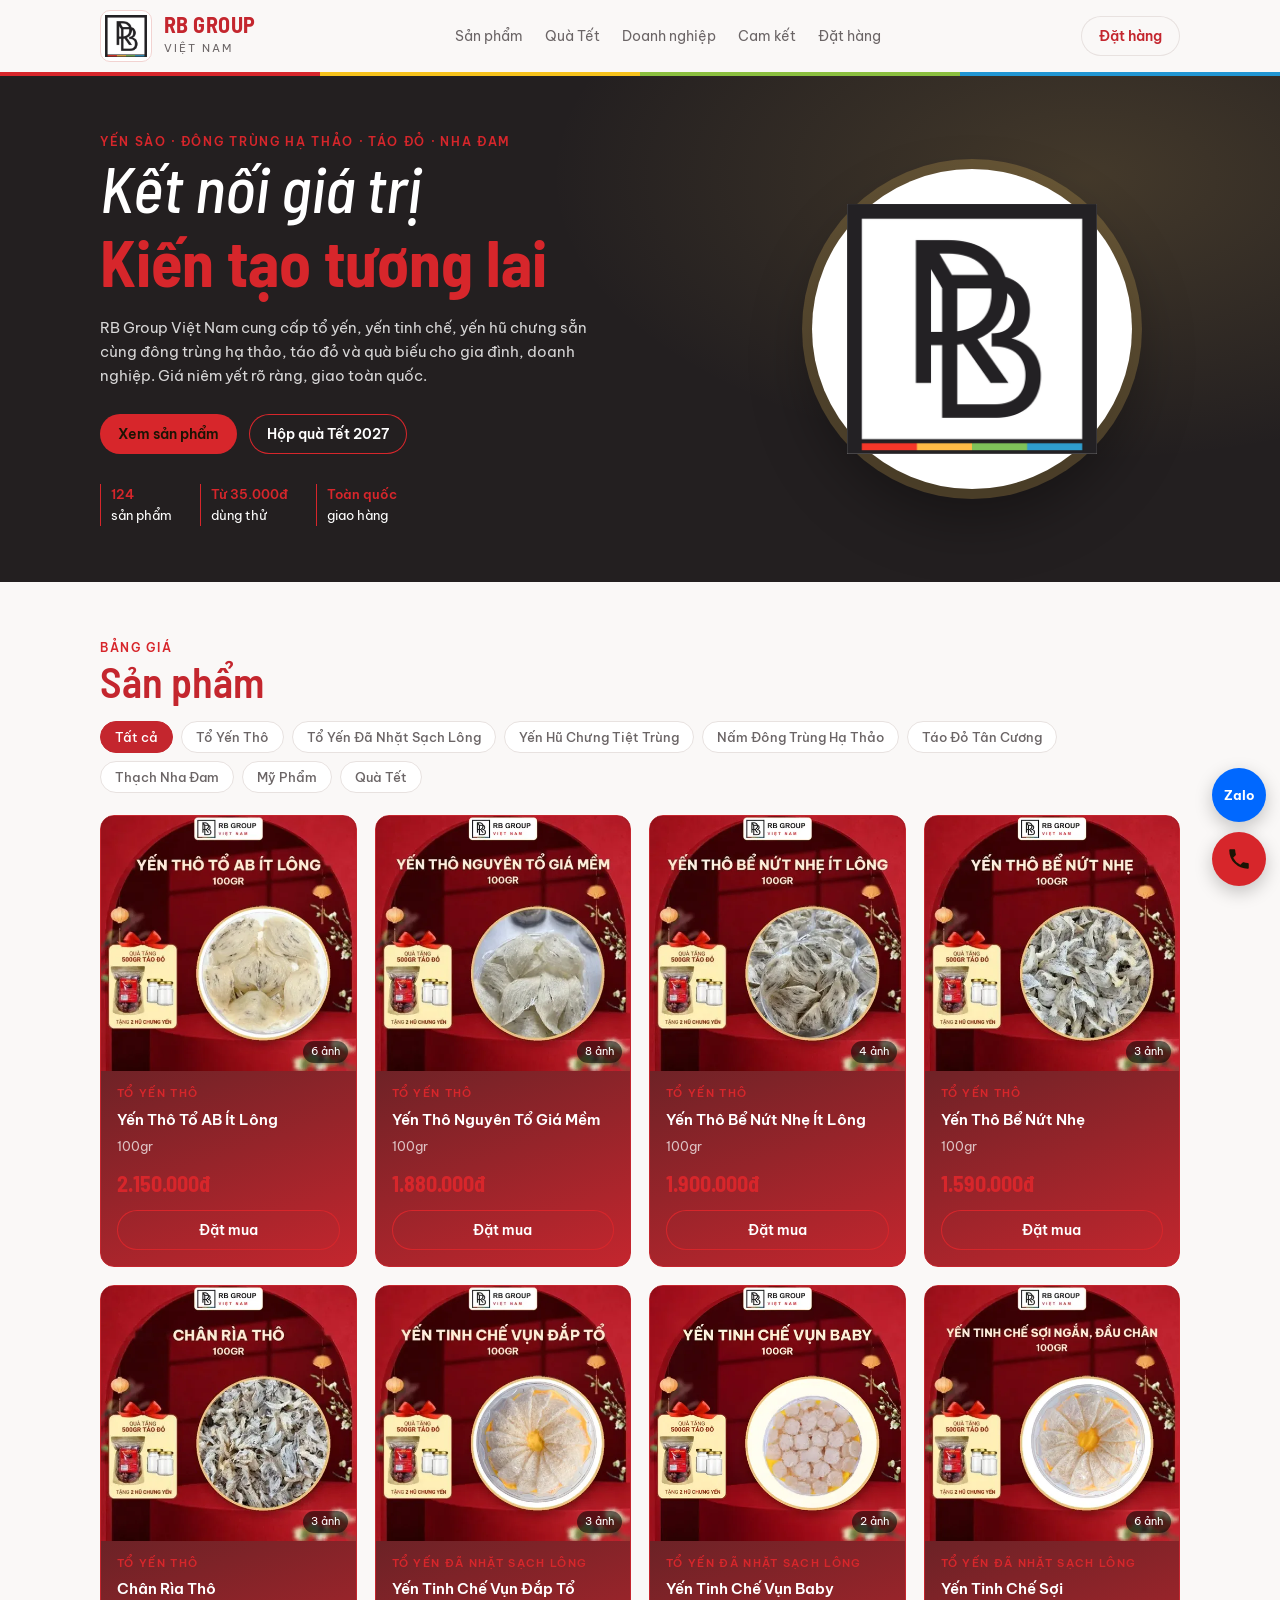
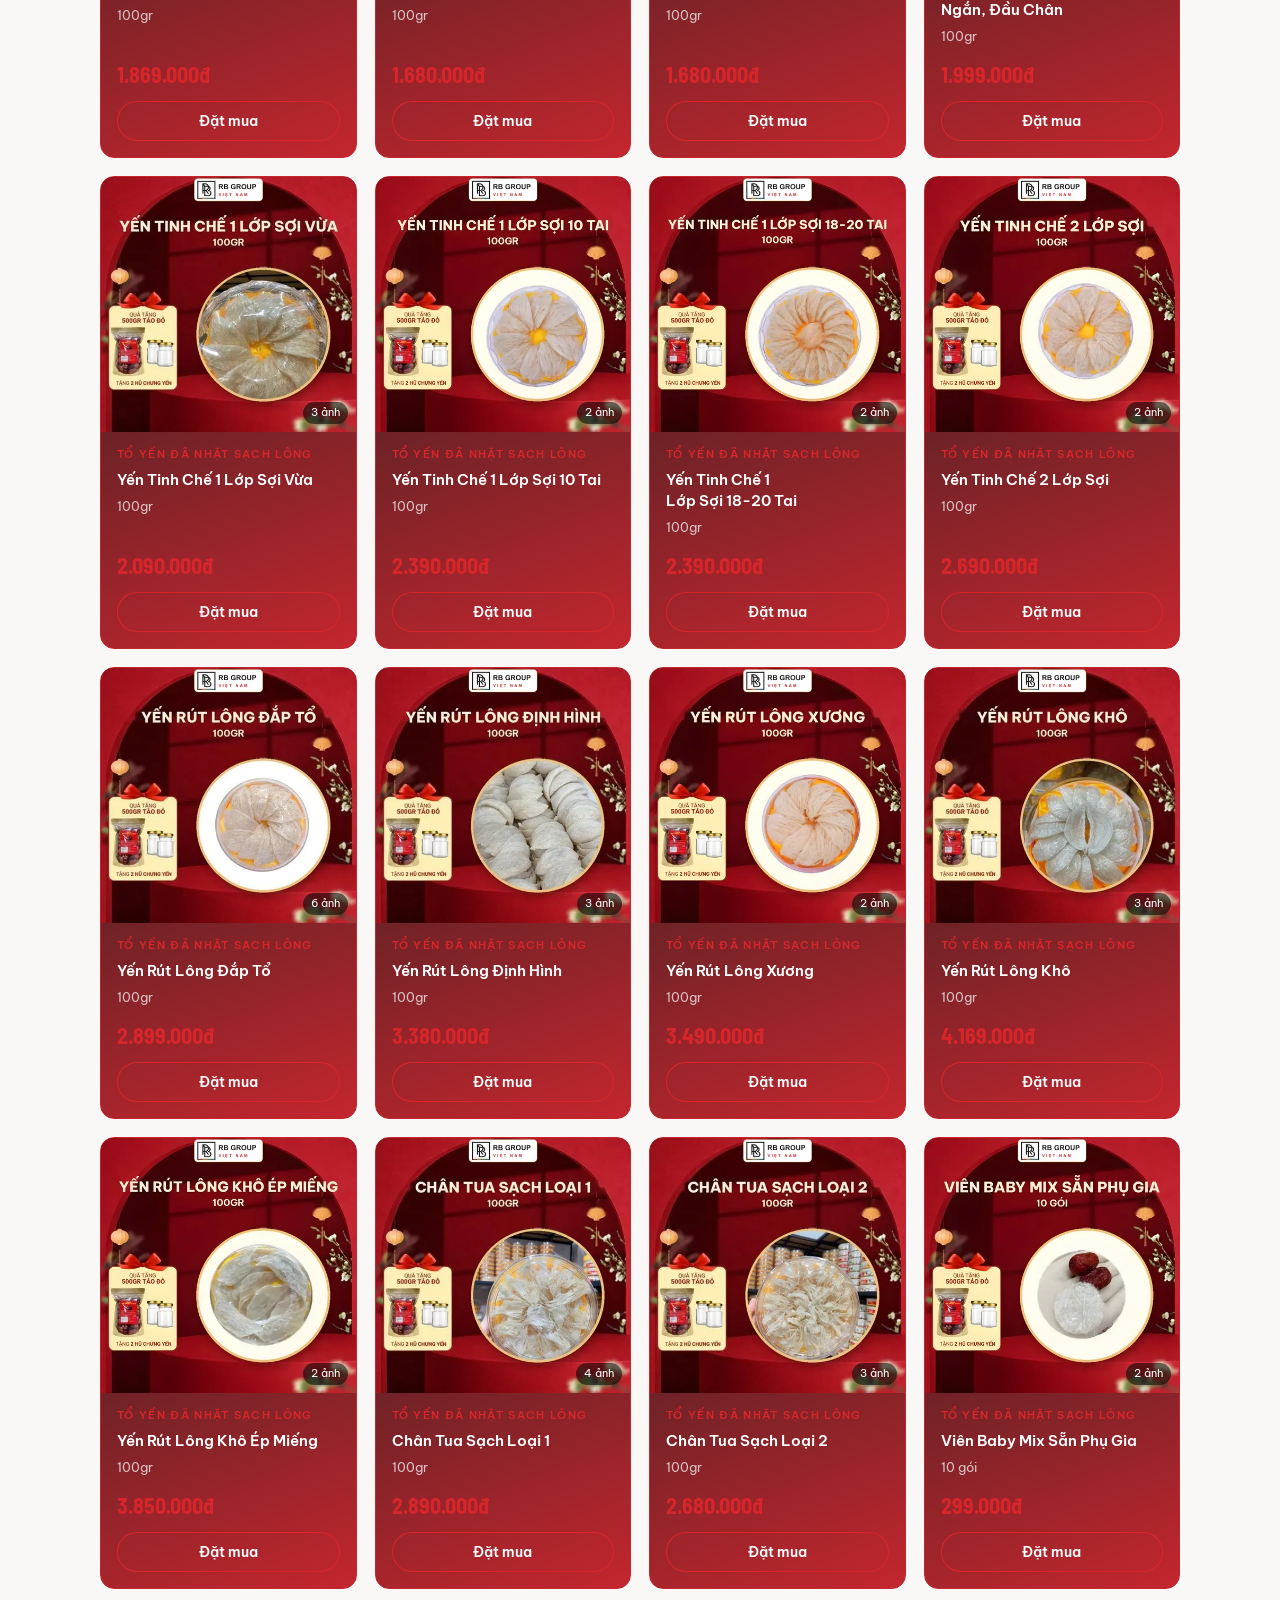
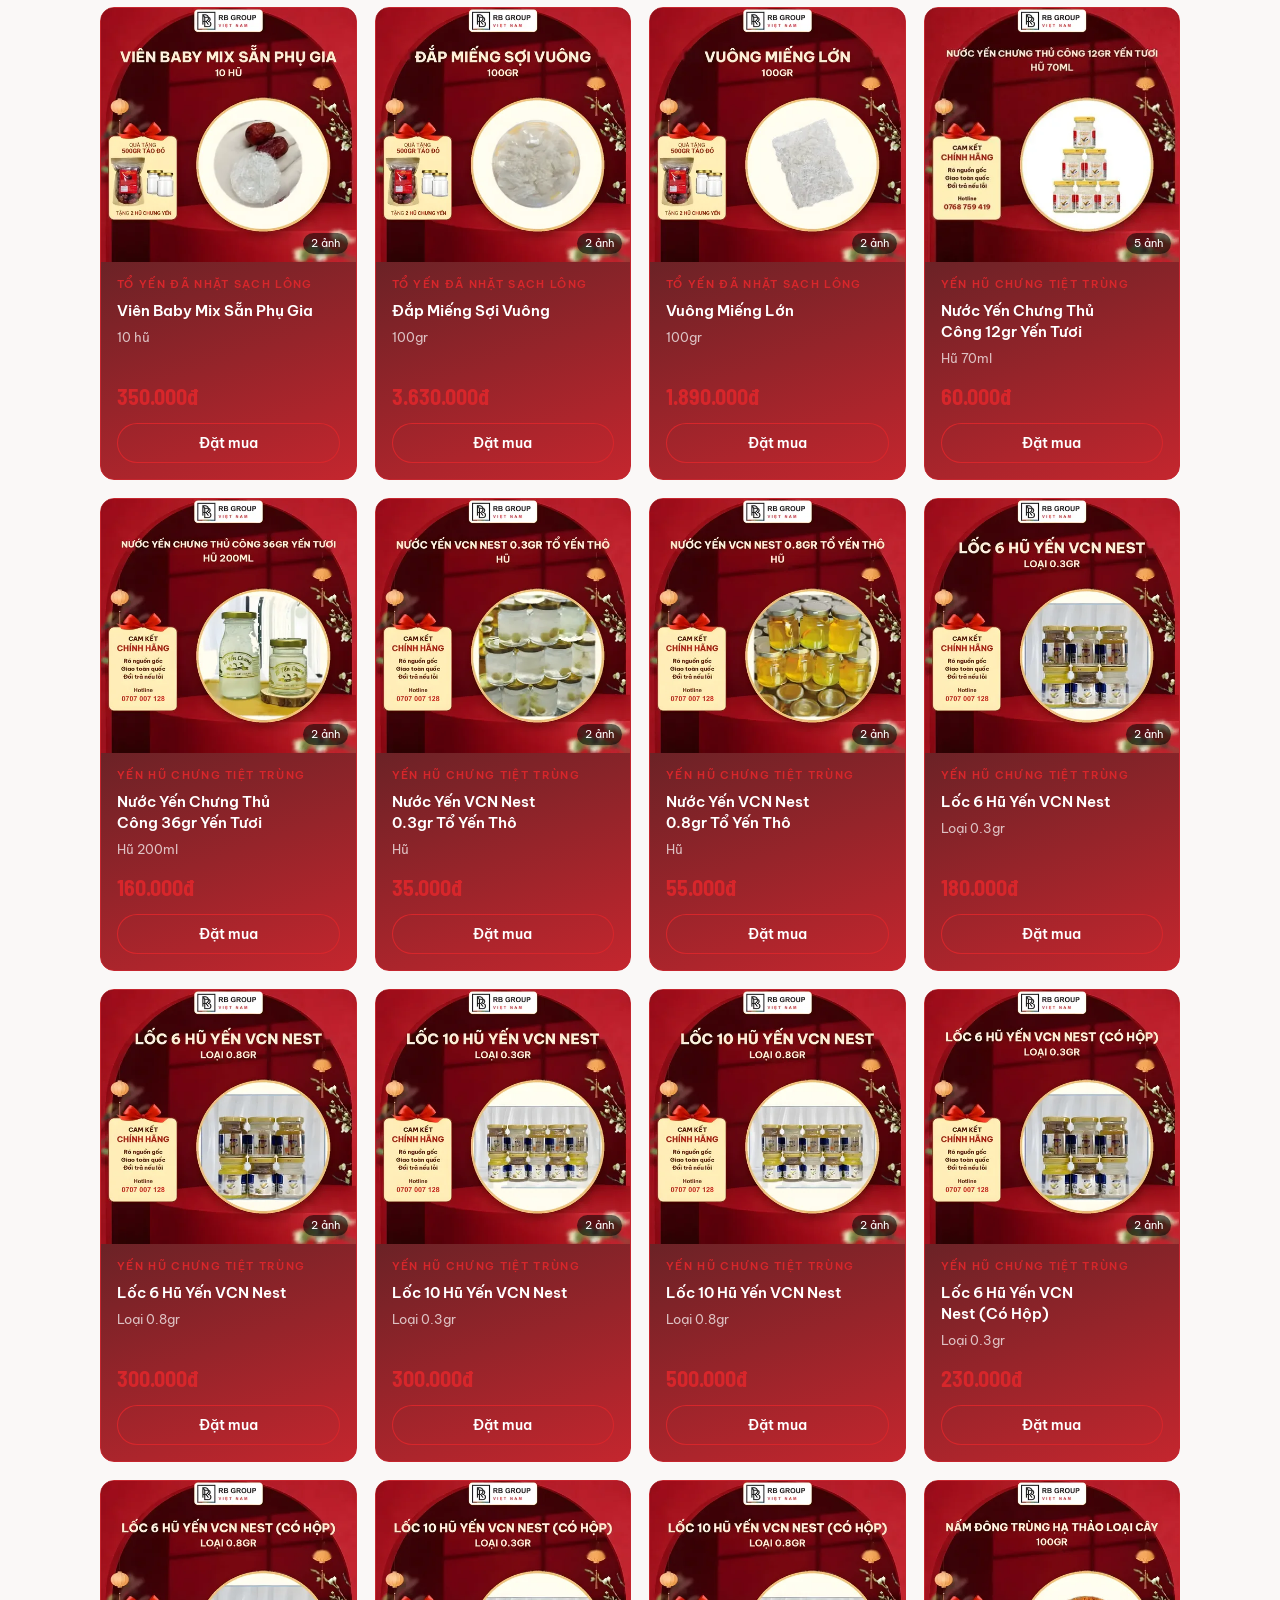
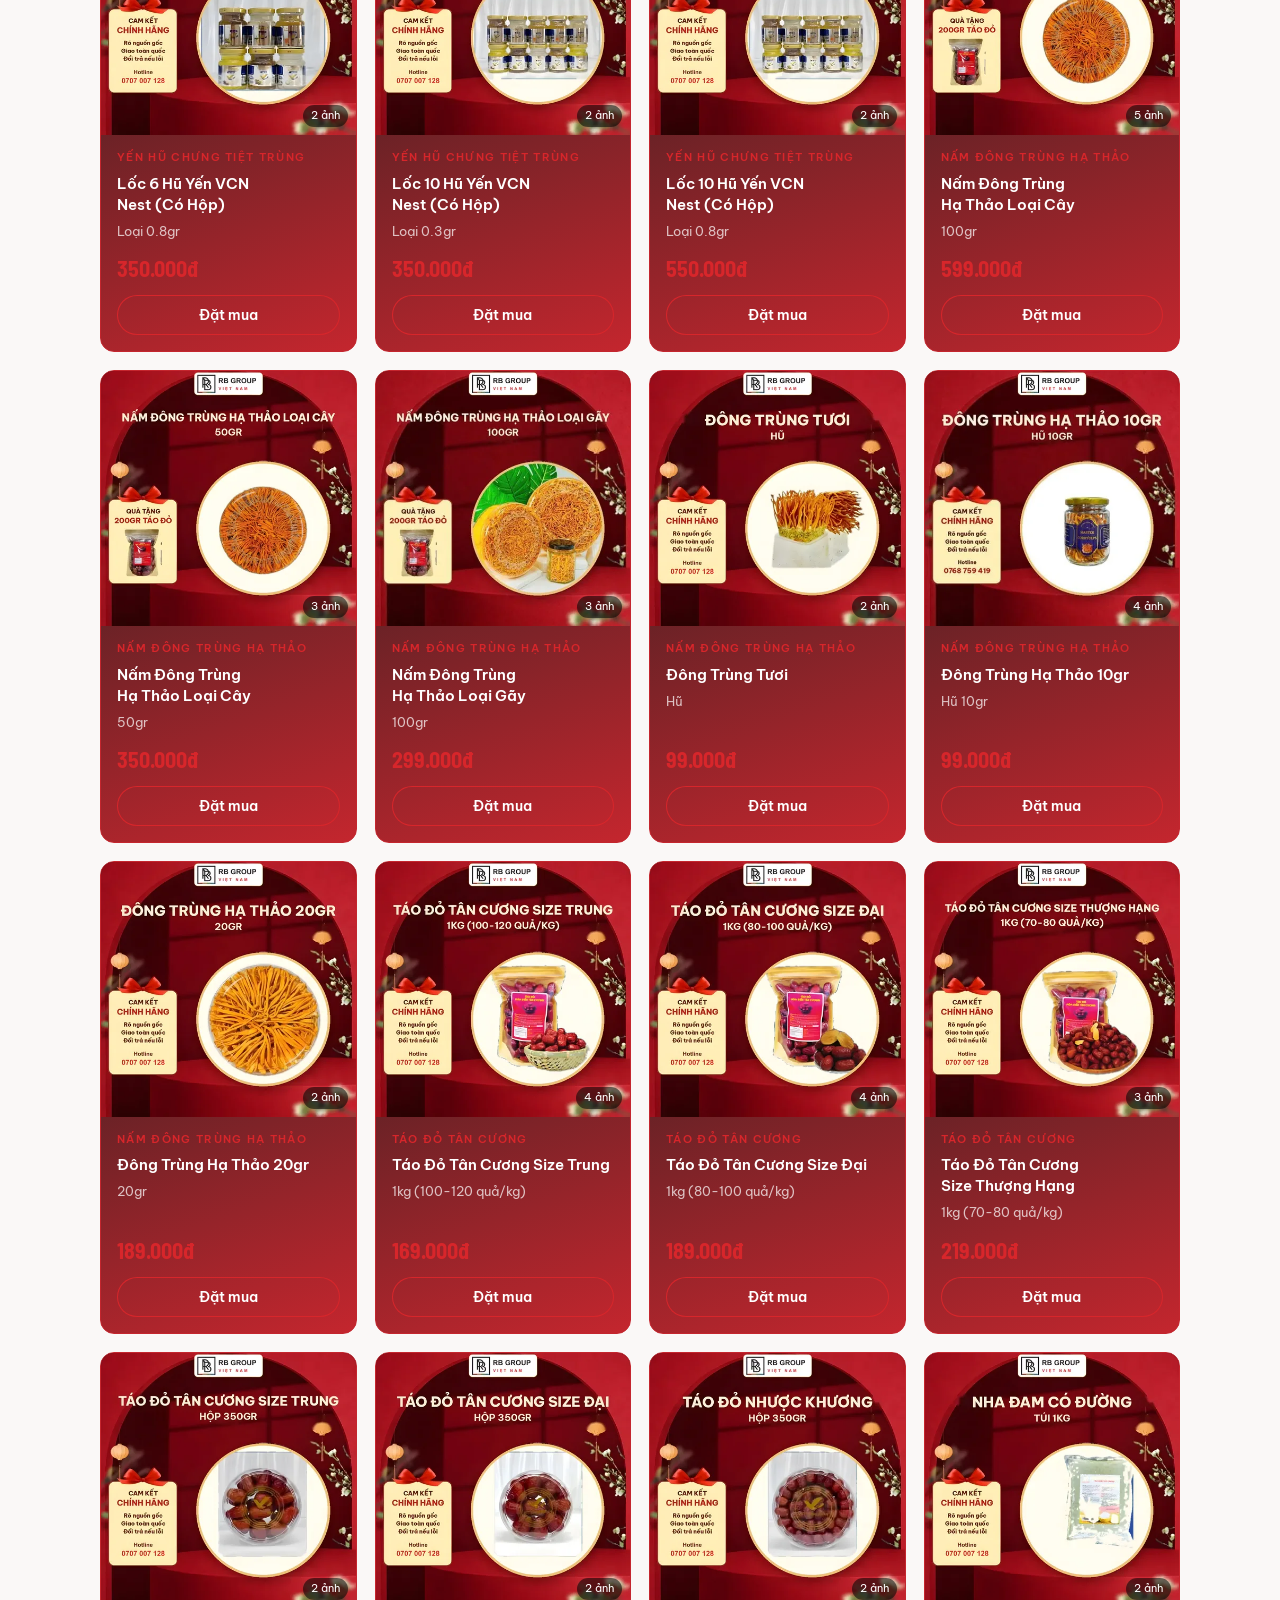
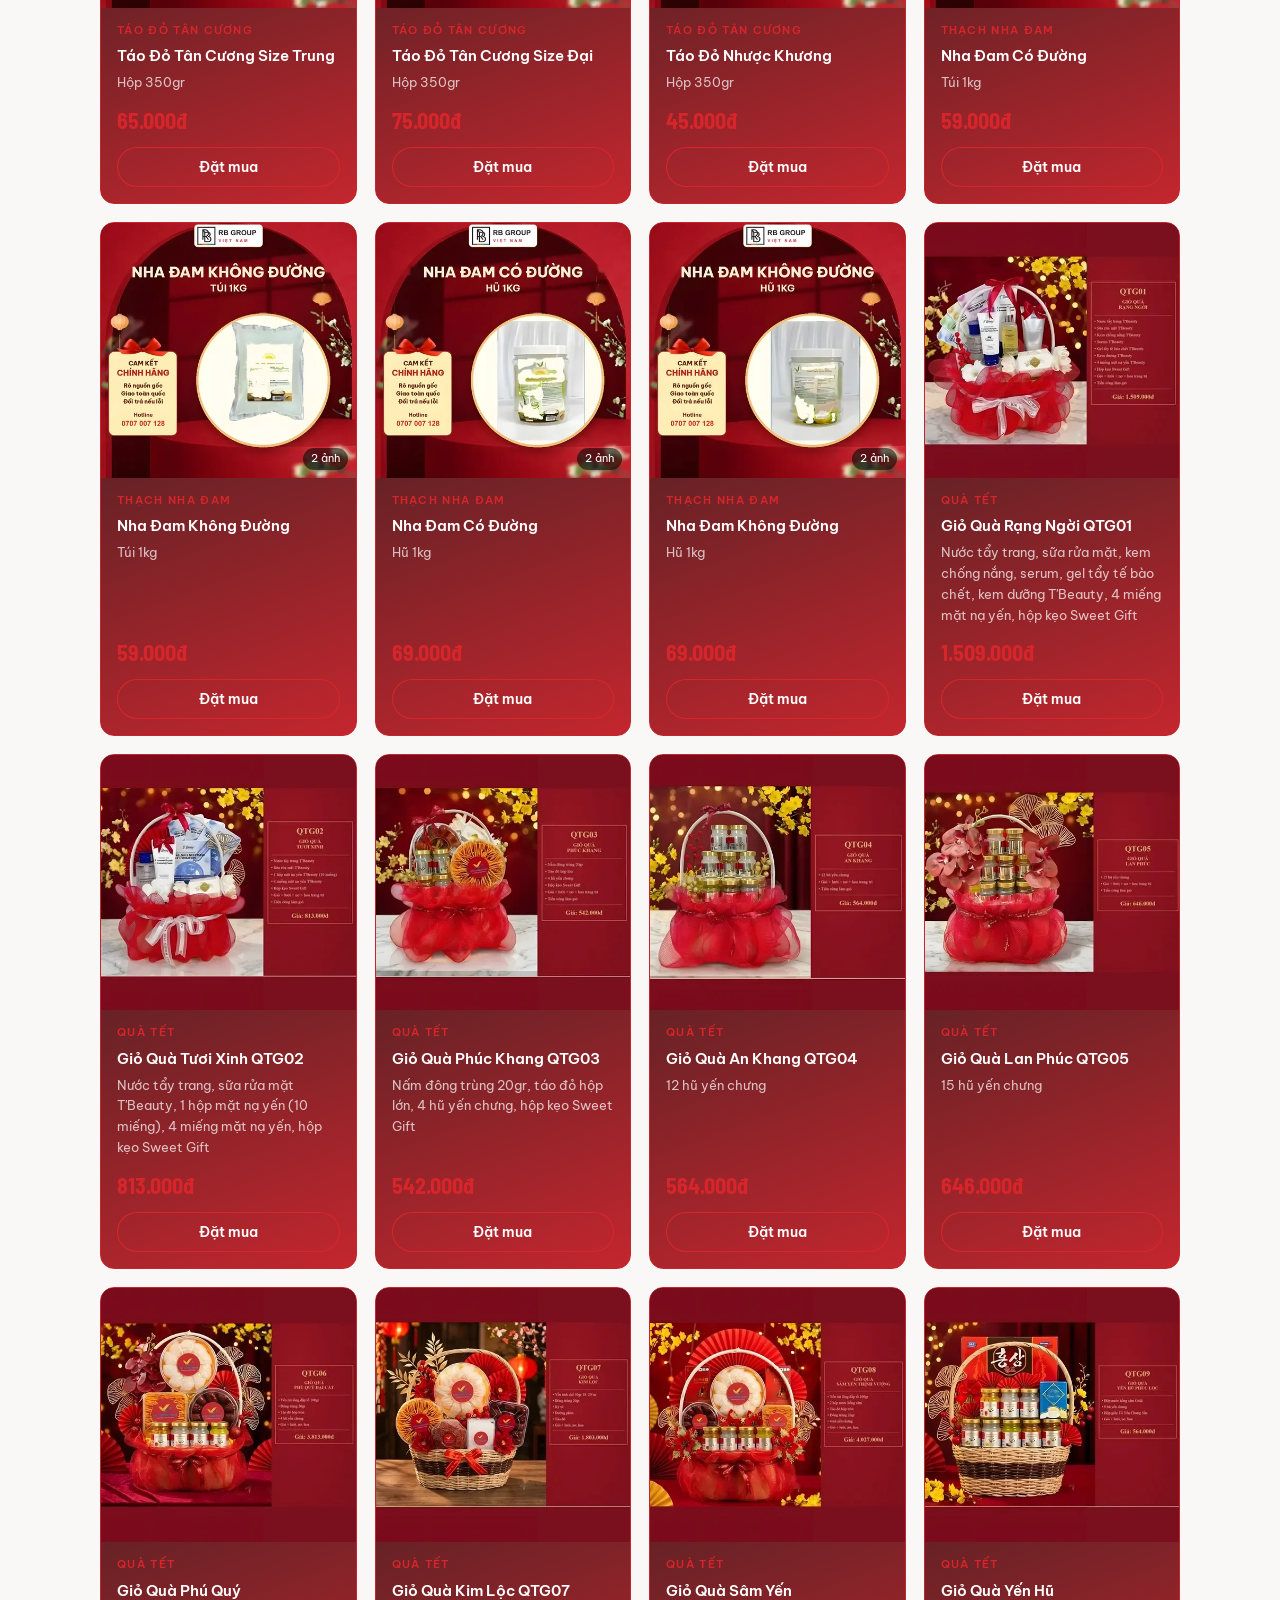
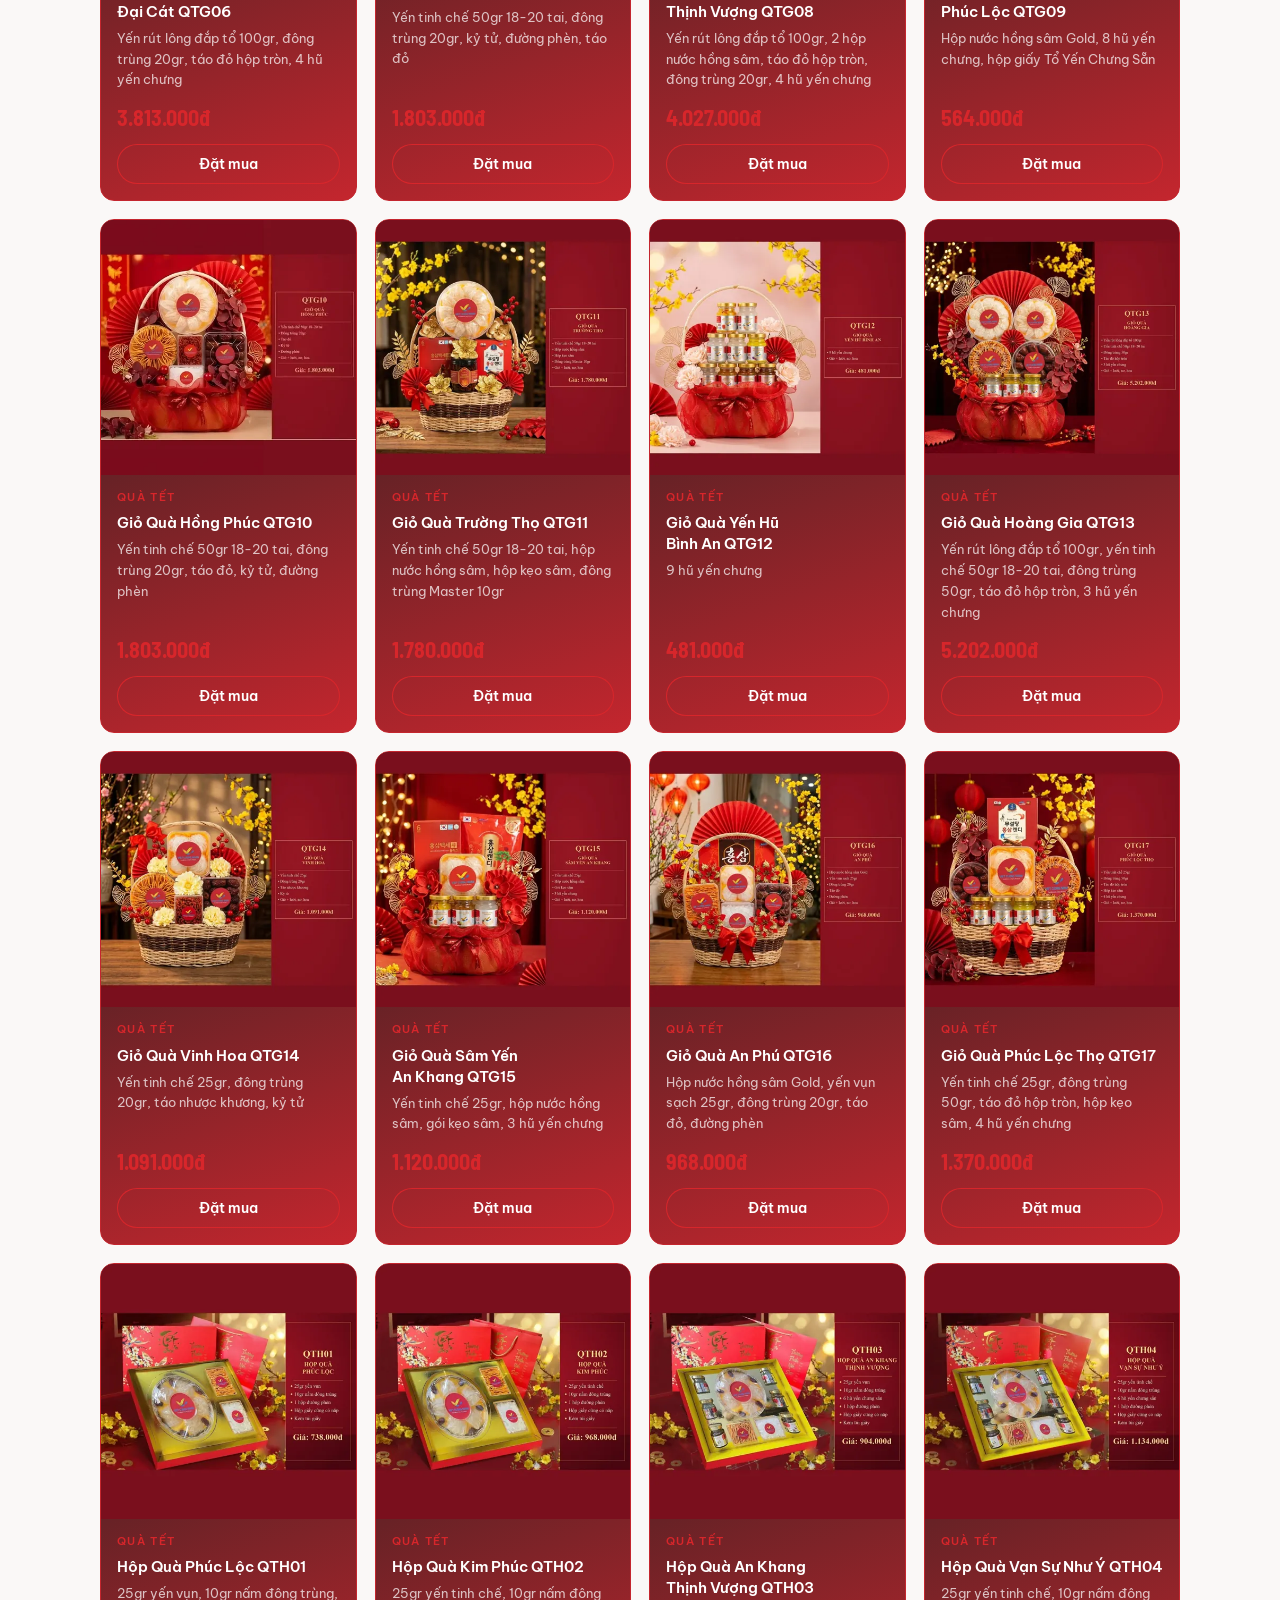
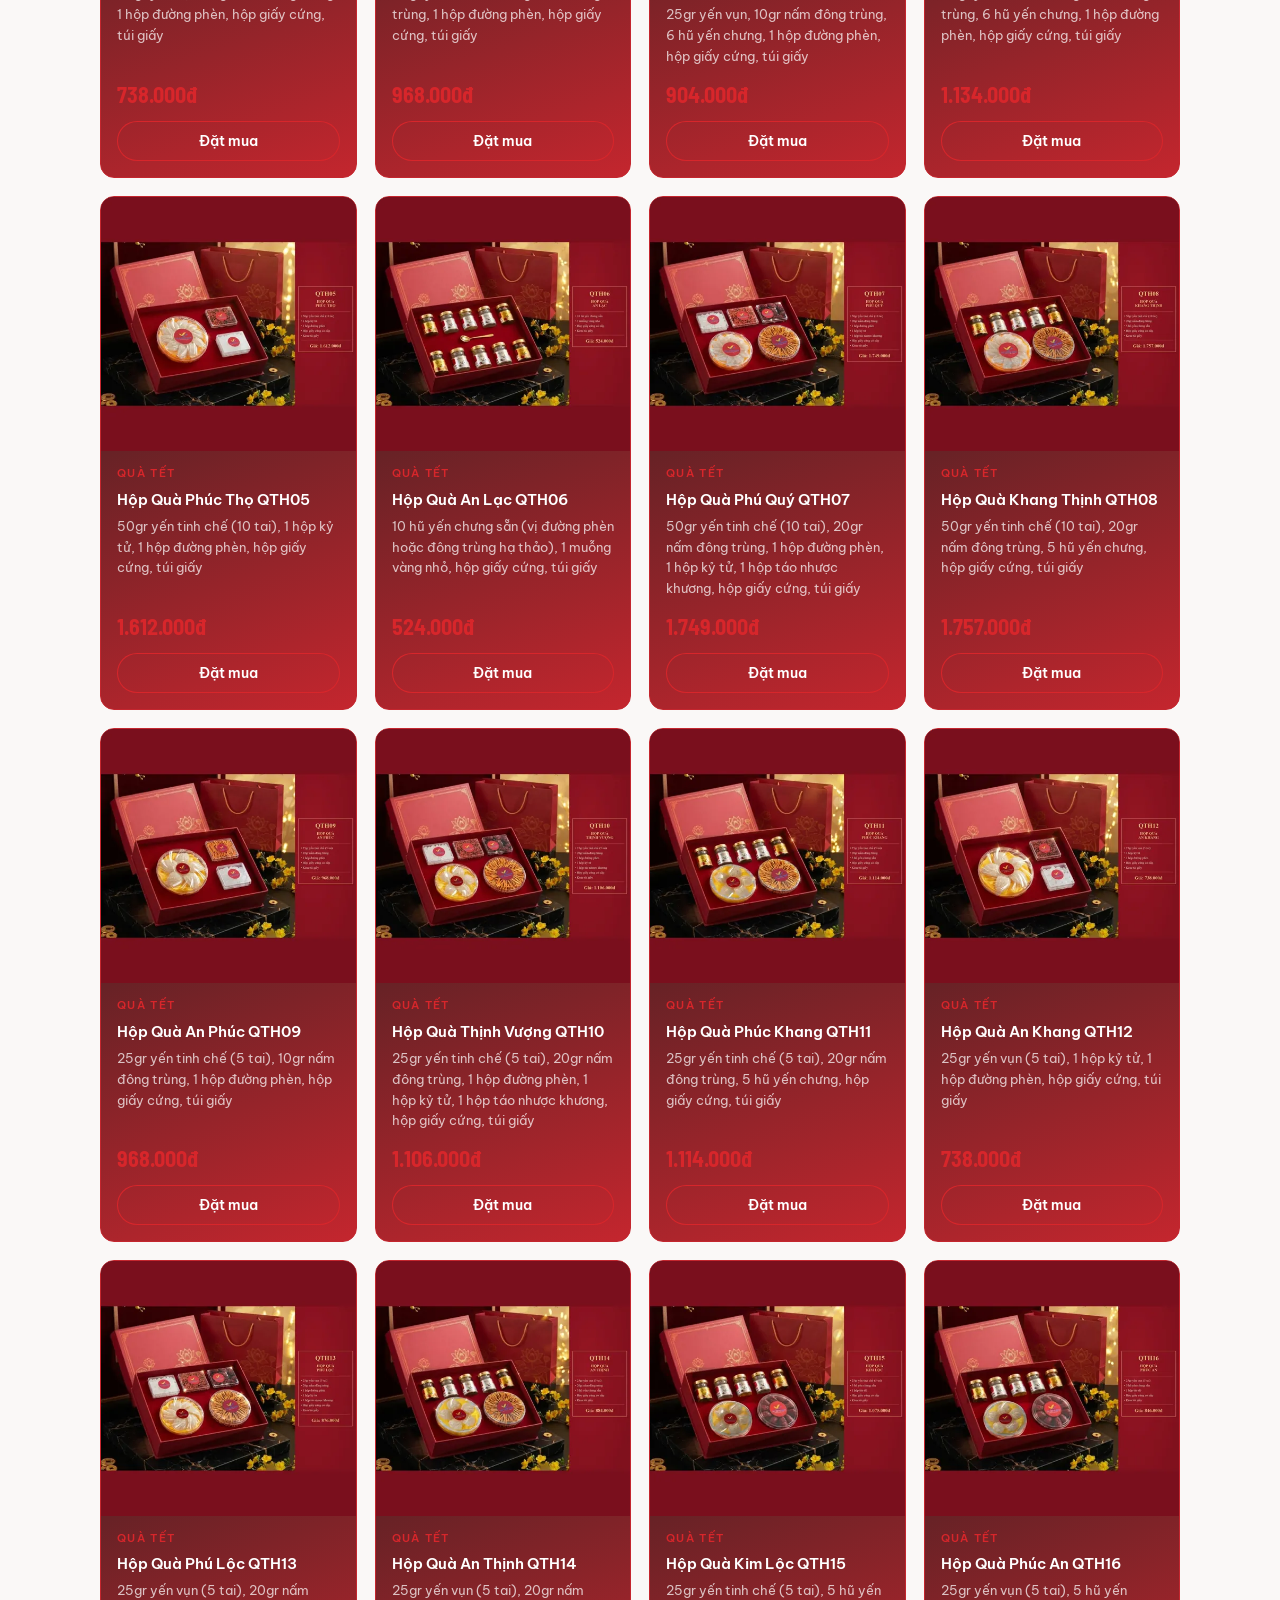
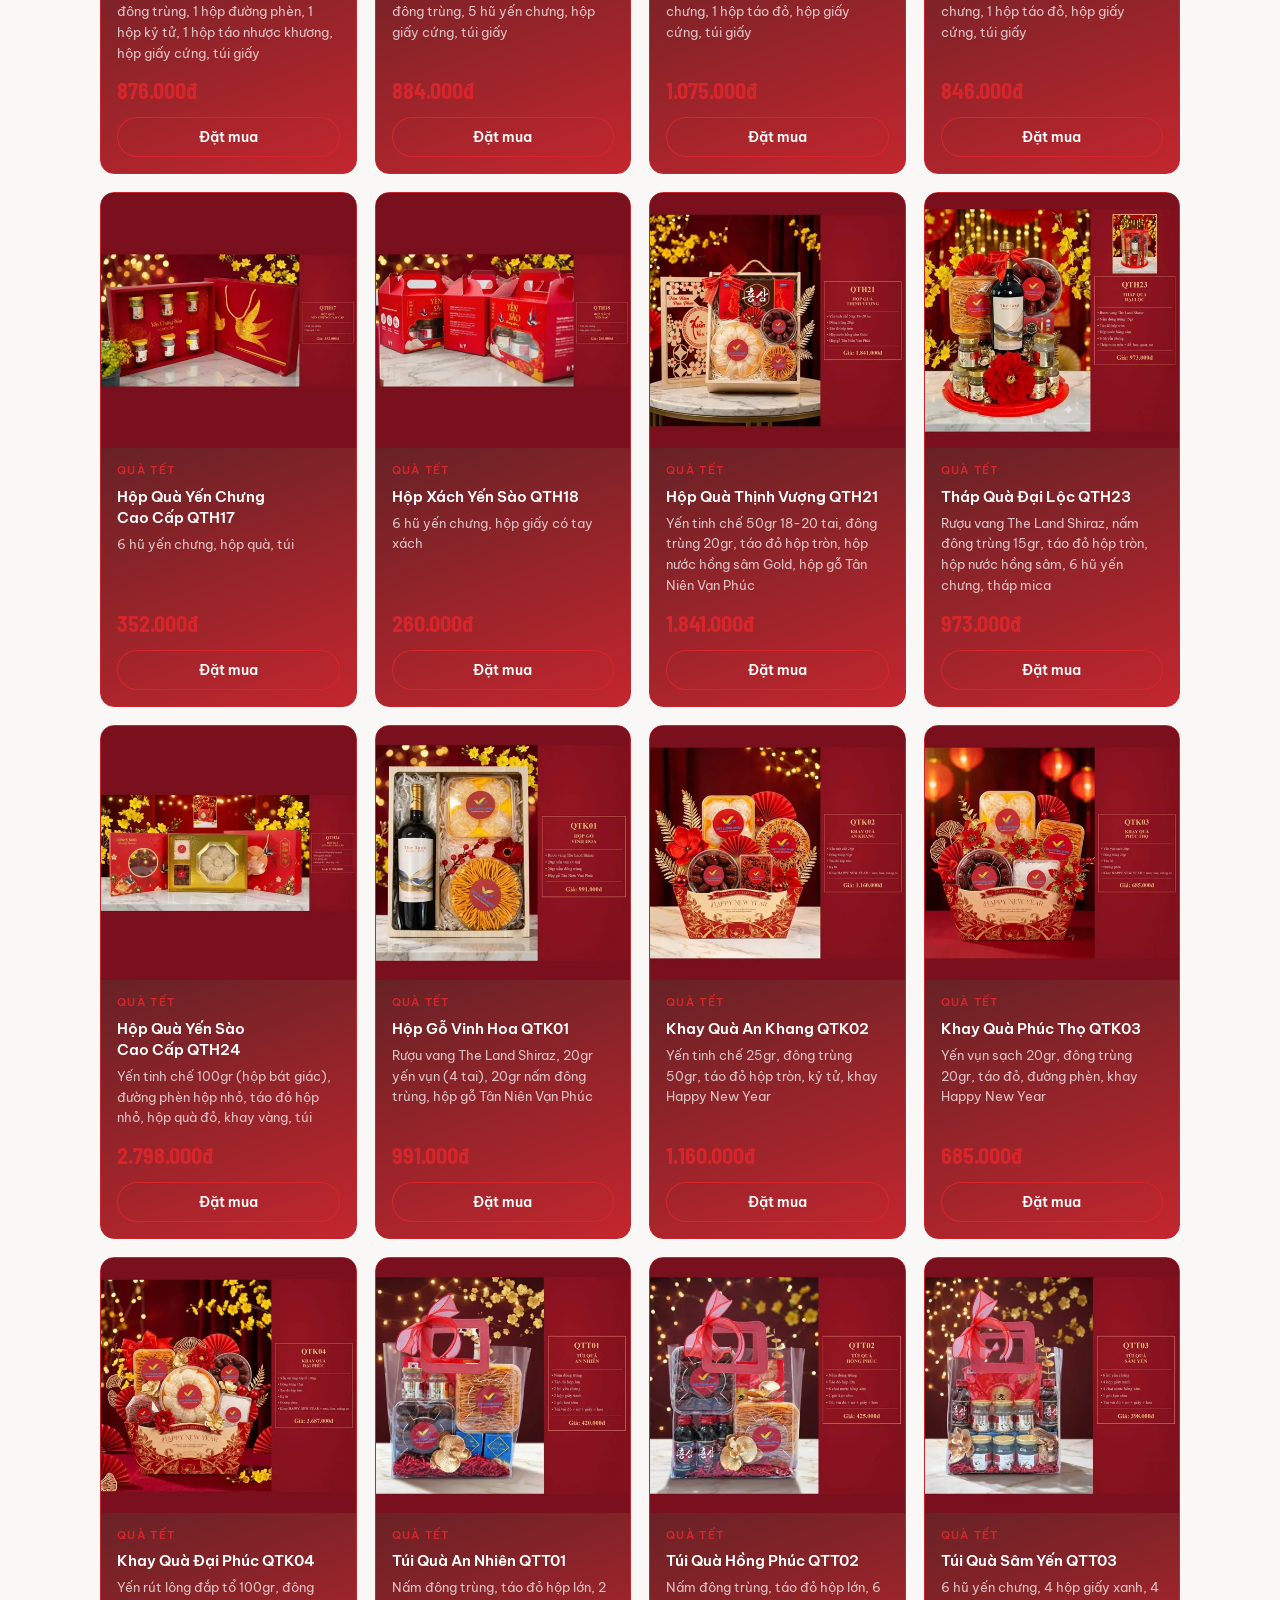
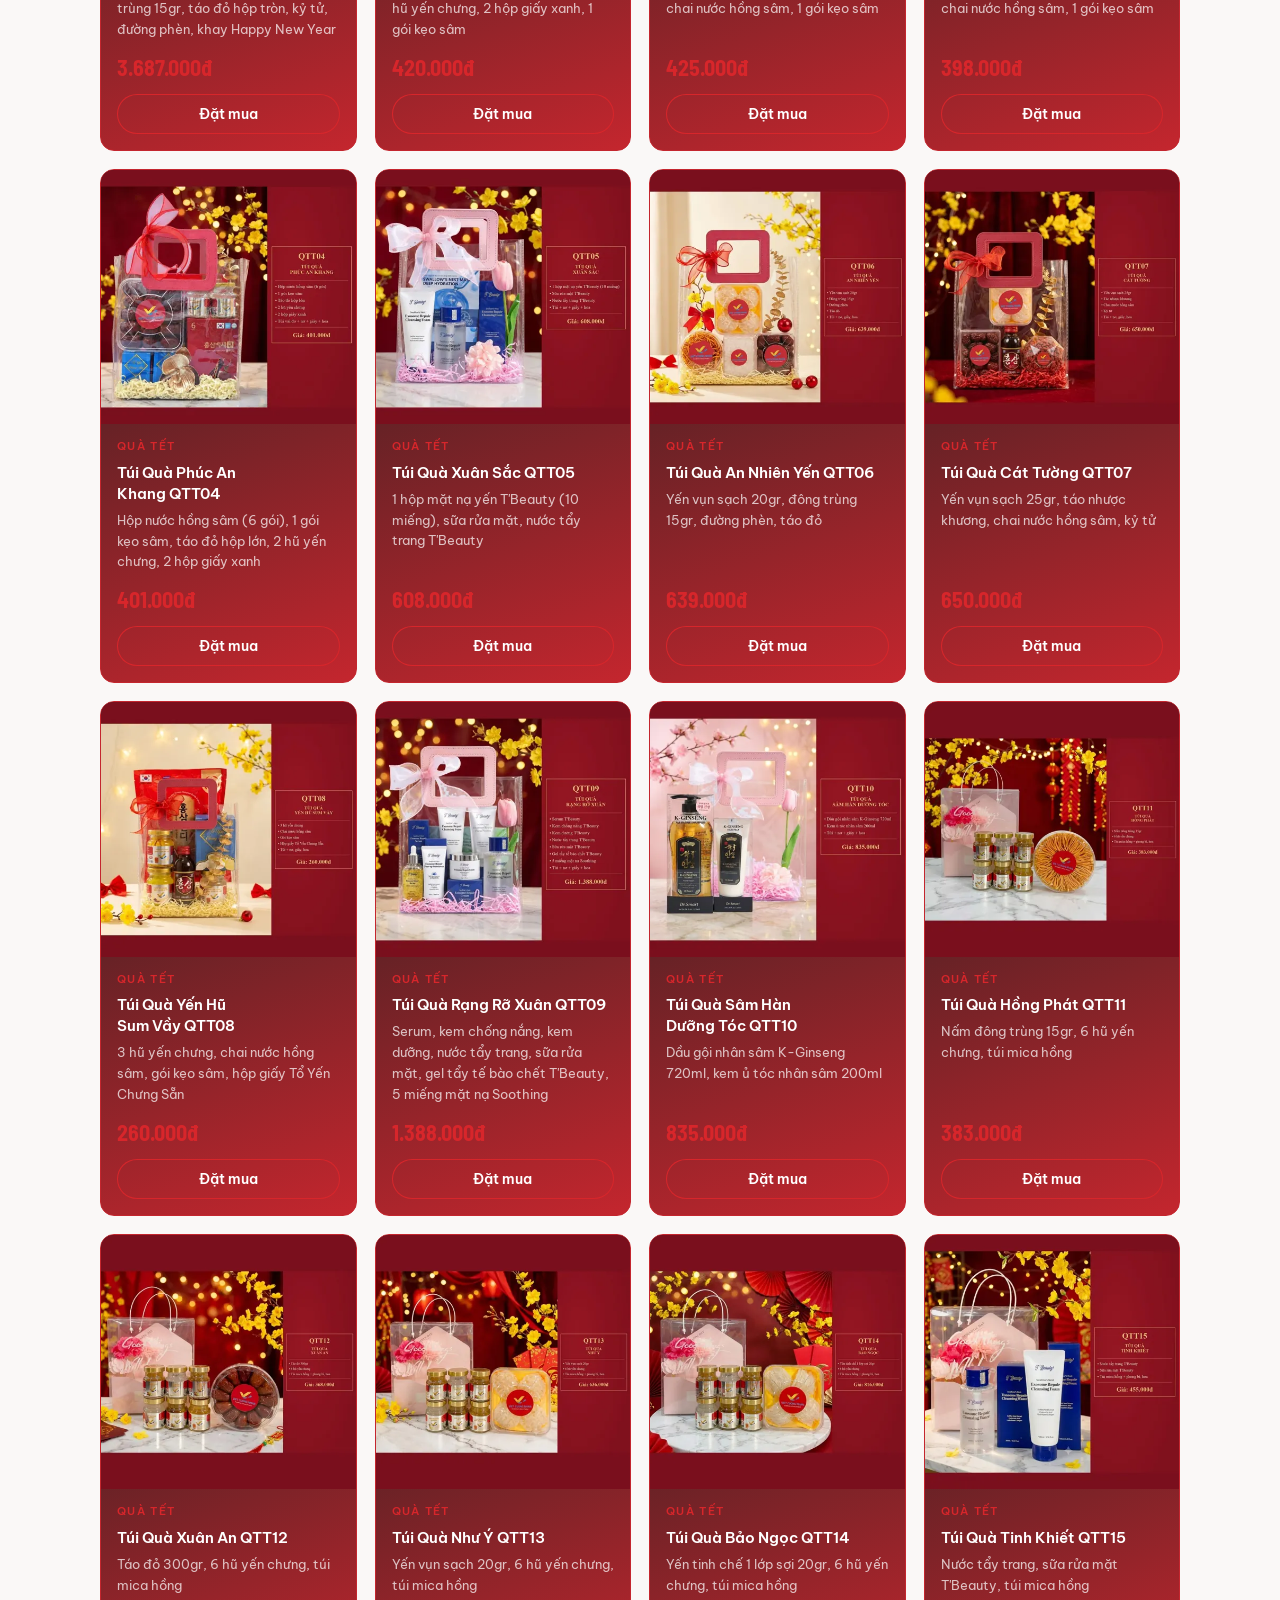
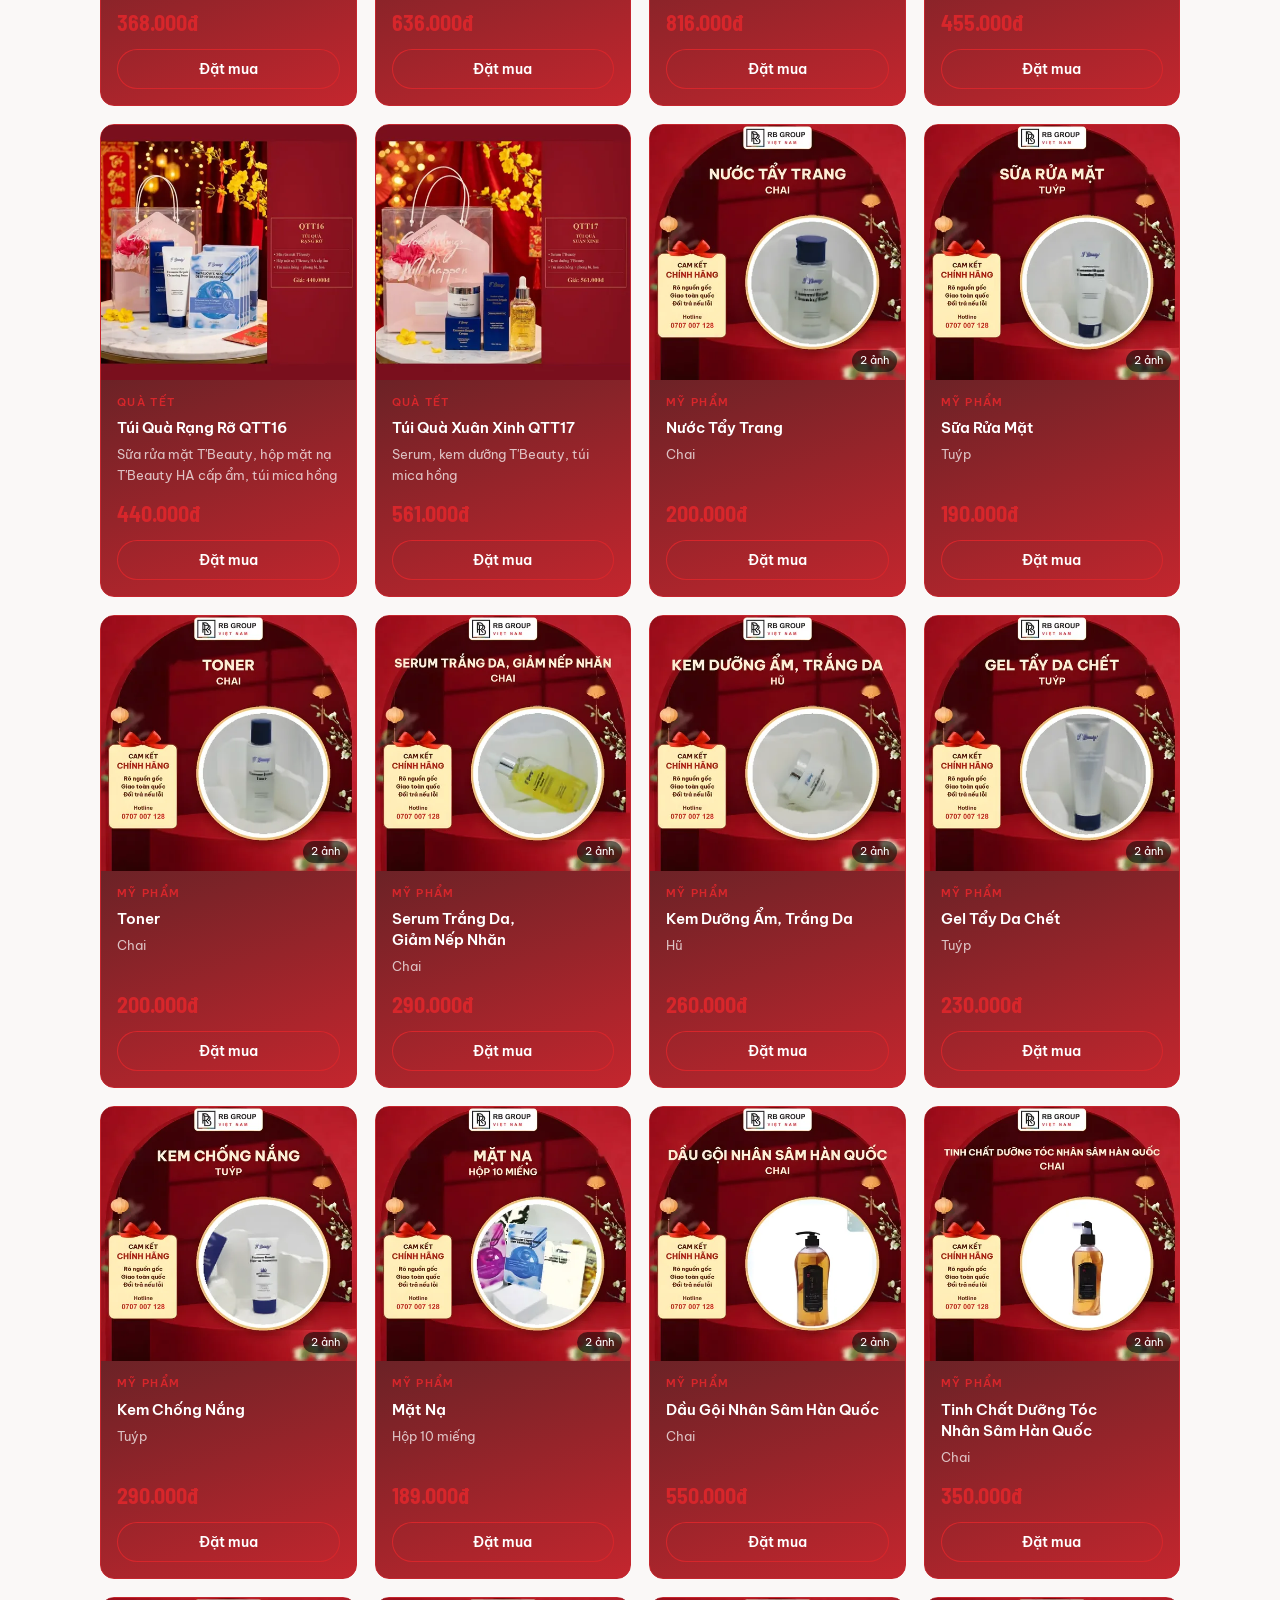
<file: index.html>
<!doctype html>
<html lang="vi">
<head>
<meta charset="utf-8">
<!-- Google Analytics / Meta Pixel của RB: gắn mã khi có tài khoản -->
<meta name="viewport" content="width=device-width, initial-scale=1, viewport-fit=cover">
<meta name="description" content="RB Group Việt Nam: tổ yến thô, yến tinh chế, yến hũ chưng, đông trùng hạ thảo, táo đỏ Tân Cương và hộp quà Tết 2027 cho gia đình, doanh nghiệp. Giao toàn quốc.">
<meta name="robots" content="index,follow,max-image-preview:large">
<link rel="icon" href="images/favicon.png">
<link rel="canonical" href="https://rbholdings.vn/">
<meta property="og:type" content="website">
<meta property="og:locale" content="vi_VN">
<meta property="og:site_name" content="RB Group Việt Nam">
<meta property="og:title" content="RB Group Việt Nam - Yến sào, đông trùng hạ thảo, quà Tết">
<meta property="og:description" content="Yến sào, đông trùng hạ thảo, táo đỏ, nha đam và quà biếu. Giao toàn quốc, đặt hàng qua Zalo.">
<meta property="og:url" content="https://rbholdings.vn/">
<meta property="og:image" content="https://rbholdings.vn/images/chia-se.png">
<meta property="og:image:alt" content="Logo RB Group Việt Nam">
<meta name="twitter:card" content="summary_large_image">
<meta name="twitter:title" content="Yến Sào, Đông Trùng Hạ Thảo &amp; Quà Tết 2027 | RB Group Việt Nam">
<meta name="twitter:image" content="https://rbholdings.vn/images/chia-se.png">
<script type="application/ld+json">
{"@context":"https://schema.org","@type":"Store","name":"RB Group Việt Nam","legalName":"Công ty TNHH Thương mại Xuất nhập khẩu RB Holdings & Trading","alternateName":"RB HOLDINGS & TRADING CO., LTD","taxID":"3703366155","slogan":"Kết nối giá trị – Kiến tạo tương lai","url":"https://rbholdings.vn/","image":"https://rbholdings.vn/images/chia-se.png","logo":"https://rbholdings.vn/images/logo.png","telephone":"+84707007128","address":{"@type":"PostalAddress","streetAddress":"261 Võ Thị Sáu, Khu Phố Tây A, Phường Đông Hòa","addressLocality":"Thành phố Hồ Chí Minh","addressCountry":"VN"}}
</script>
<style>body{margin:0}img{max-width:100%}[hidden]{display:none!important}/* Nút liên hệ nổi: Zalo + gọi điện, góc phải dưới */
.fab { position: fixed; right: max(14px, env(safe-area-inset-right)); bottom: max(14px, env(safe-area-inset-bottom)); display: flex; flex-direction: column; gap: 10px; z-index: 50; }
.fab a { width: 54px; height: 54px; border-radius: 50%; display: grid; place-items: center; box-shadow: 0 6px 18px rgba(0,0,0,.22); text-decoration: none; font: 700 13px var(--font-body); }
.fab .z { background: #0068ff; color: #fff; }
.fab .t { background: var(--gold); color: #1b1404; }
.fab svg { width: 26px; height: 26px; }
.contact .acts { display: flex; flex-wrap: wrap; gap: 10px; margin: 4px 0 14px; }
.btn-zalo { background: #0068ff; color: #fff; }
.map { margin-top: 18px; display: flex; flex-direction: column; gap: 10px; align-items: flex-start; font-size: 14px; }
.map iframe { width: 100%; aspect-ratio: 4 / 3; max-height: 300px; border: 1px solid var(--line); border-radius: 12px; }
@media (max-width: 640px) { footer .wrap { padding-right: 76px; } }
.top { border-bottom: 0 !important; box-shadow: 0 5px 0 -0px transparent; }
.top::after { content: ""; display: block; height: 4px; background: linear-gradient(90deg, #d7262b 0 25%, #f6c21c 25% 50%, #8bbf3f 50% 75%, #2196d3 75%); }
.legal-rb { display: grid; grid-template-columns: auto 1fr; gap: 6px 18px; margin: 12px 0 0; font-size: 14px; }
.legal-rb dt { color: var(--muted); } .legal-rb dd { margin: 0; font-weight: 600; }
@media (max-width: 640px) { .legal-rb { grid-template-columns: 1fr; } .legal-rb dd { margin-bottom: 8px; } }
</style>
<title>Yến Sào, Đông Trùng Hạ Thảo &amp; Quà Tết 2027 | RB Group Việt Nam</title>
<link rel="preconnect" href="https://fonts.googleapis.com">
<link rel="preconnect" href="https://fonts.gstatic.com" crossorigin>
<link rel="stylesheet" href="https://fonts.googleapis.com/css2?family=Barlow+Semi+Condensed:wght@600;700&family=Be+Vietnam+Pro:wght@400;500;600&display=swap">
<style>
/* Layout: a narrow shop column; one emerald band carries the brand promise, everything else sits on ivory with gold hairlines. */
:root {
  --ivory: #faf8f7;
  --paper: #ffffff;
  --ink: #231f20;
  --muted: #6b6566;
  --emerald: #231f20;
  --emerald-2: #c4262e;
  --gold: #d7262b;
  --gold-soft: #f2d3d1;
  --line: #e8e2e0;
  --on-emerald: #ffffff;
  --sale: #b01e22;
  --font-display: "Barlow Semi Condensed", "Arial Narrow", sans-serif;
  --font-body: "Be Vietnam Pro", "Segoe UI", system-ui, sans-serif;
}
@media (prefers-color-scheme: dark) {
  :root:not([data-theme="light"]) {
    --ivory: #141112; --paper: #1d191a; --ink: #f1ecea; --muted: #b3aaa8;
    --emerald: #0d0b0b; --emerald-2: #f0646a; --gold: #e2454a; --gold-soft: #4a2526;
    --line: #342d2e; --on-emerald: #ffffff; --sale: #f08a8d; color-scheme: dark;
  }
}
:root[data-theme="dark"] {
  --ivory: #141112; --paper: #1d191a; --ink: #f1ecea; --muted: #b3aaa8;
    --emerald: #0d0b0b; --emerald-2: #f0646a; --gold: #e2454a; --gold-soft: #4a2526;
    --line: #342d2e; --on-emerald: #ffffff; --sale: #f08a8d; color-scheme: dark;
}
* { box-sizing: border-box; }
body { background: var(--ivory); color: var(--ink); font: 400 15px/1.6 var(--font-body); }
a { color: inherit; }
.wrap { max-width: 1120px; margin: 0 auto; padding-inline: 20px; }
h1, h2, h3 { font-family: var(--font-display); font-weight: 600; line-height: 1.15; text-wrap: balance; margin: 0; }
.eyebrow { font-size: 12px; letter-spacing: .14em; text-transform: uppercase; color: var(--gold); font-weight: 600; }
:focus-visible { outline: 2px solid var(--gold); outline-offset: 2px; }

/* header */
header.top { position: sticky; top: env(safe-area-inset-top, 0px); z-index: 5; background: color-mix(in srgb, var(--ivory) 92%, transparent); backdrop-filter: blur(8px); border-bottom: 1px solid var(--line); }
.top .wrap { display: flex; align-items: center; justify-content: space-between; gap: 16px; padding-block: 10px; }
.brand { display: flex; align-items: center; gap: 12px; text-decoration: none; }
.brand .mark { width: 52px; height: 52px; border-radius: 10px; background: #fff; display: grid; place-items: center; border: 1px solid var(--gold-soft); }
.brand .mark img { width: 42px; }
.brand b { font-family: var(--font-display); font-size: 22px; letter-spacing: .02em; color: var(--emerald-2); display: block; line-height: 1; }
.brand small { font-size: 11px; letter-spacing: .18em; text-transform: uppercase; color: var(--muted); }
nav.menu { display: flex; gap: 22px; font-size: 14px; }
nav.menu a { text-decoration: none; color: var(--muted); }
nav.menu a:hover { color: var(--ink); }
.btn { display: inline-flex; align-items: center; gap: 8px; border: 0; cursor: pointer; text-decoration: none; font: 600 14px var(--font-body); padding: 11px 18px; border-radius: 999px; }
.btn-gold { background: var(--gold); color: #1b1404; }
.btn-ghost { background: transparent; color: var(--on-emerald); box-shadow: inset 0 0 0 1px var(--gold); }
.btn-line { background: transparent; color: var(--emerald-2); box-shadow: inset 0 0 0 1px var(--line); }
@media (max-width: 760px) { nav.menu { display: none; } }

/* hero */
.hero { background: var(--emerald); color: var(--on-emerald); position: relative; overflow: hidden; }
.hero::after { content: ""; position: absolute; inset: 0; background: radial-gradient(60% 80% at 85% 20%, rgba(216,176,90,.18), transparent 70%); pointer-events: none; }
.hero .wrap { display: grid; grid-template-columns: 1.2fr .8fr; gap: 40px; align-items: center; padding-block: 56px; position: relative; z-index: 1; }
.hero h1 { font-size: clamp(36px, 5.6vw, 64px); font-style: italic; font-weight: 500; }
.hero h1 span { display: block; font-style: normal; font-weight: 700; color: var(--gold); }
.hero p { max-width: 52ch; color: color-mix(in srgb, var(--on-emerald) 82%, transparent); margin: 18px 0 26px; }
.hero .cta { display: flex; flex-wrap: wrap; gap: 12px; }
.hero .seal { justify-self: center; width: min(320px, 100%); aspect-ratio: 1; border-radius: 50%; background: #fff; display: grid; place-items: center; box-shadow: 0 0 0 10px rgba(216,176,90,.25), 0 30px 60px rgba(0,0,0,.35); }
.hero .seal img { width: 78%; }
.facts { display: flex; flex-wrap: wrap; gap: 10px 28px; margin-top: 30px; font-size: 13px; }
.facts div { border-left: 1px solid var(--gold); padding-left: 10px; }
.facts b { display: block; color: var(--gold); font-weight: 600; }
@media (max-width: 760px) { .hero .wrap { grid-template-columns: 1fr; } .hero .seal { width: 200px; order: -1; } }

/* products */
section.block { padding-block: 56px; }
.head { display: flex; justify-content: space-between; align-items: end; gap: 16px; flex-wrap: wrap; margin-bottom: 22px; }
.head h2 { font-size: clamp(30px, 4vw, 42px); color: var(--emerald-2); }
.chips { display: flex; flex-wrap: wrap; gap: 8px; }
.chip { border: 1px solid var(--line); background: var(--paper); color: var(--muted); border-radius: 999px; padding: 7px 14px; font: 500 13px var(--font-body); cursor: pointer; }
.chip[aria-pressed="true"] { background: var(--emerald-2); border-color: var(--emerald-2); color: #fff; }
.grid { display: grid; grid-template-columns: repeat(auto-fill, minmax(230px, 1fr)); gap: 18px; }
.card { background: var(--paper); border: 1px solid var(--line); border-radius: 14px; overflow: hidden; display: flex; flex-direction: column; }
.ph { aspect-ratio: 1/1; max-width: 100%; background: linear-gradient(140deg, var(--emerald), var(--emerald-2)); color: var(--on-emerald); display: grid; place-items: center; text-align: center; position: relative; }
.ph strong { font: italic 600 26px var(--font-display); color: var(--gold); padding: 0 12px; }
.ph em { position: absolute; bottom: 8px; left: 0; right: 0; font-style: normal; font-size: 11px; opacity: .7; }
.card .body { padding: 14px 16px 16px; display: flex; flex-direction: column; gap: 6px; flex: 1; min-width: 0; }
.card .cat { font-size: 11px; letter-spacing: .12em; text-transform: uppercase; color: var(--gold); font-weight: 600; }
.card h3 { font: 600 15px/1.4 var(--font-body); }
.card .spec { font-size: 13px; color: var(--muted); }
.price { display: flex; align-items: baseline; gap: 8px; margin-top: auto; padding-top: 8px; font-variant-numeric: tabular-nums; }
.price b { font: 700 22px var(--font-display); color: var(--sale); }
.price s { font-size: 13px; color: var(--muted); }
.card .btn { justify-content: center; margin-top: 8px; }
/* product cards sit on the hero green so the whole tile reads as one green block */
.grid .card { background: linear-gradient(160deg, var(--emerald), var(--emerald-2)); border-color: var(--emerald-2); color: var(--on-emerald); }
.grid .card .spec { color: color-mix(in srgb, var(--on-emerald) 72%, transparent); }
.grid .card .price b { color: var(--gold); }
.grid .card .price s { color: color-mix(in srgb, var(--on-emerald) 60%, transparent); }
.grid .card .btn-line { color: var(--on-emerald); box-shadow: inset 0 0 0 1px var(--gold); }
.grid .card .btn-line:hover { background: var(--gold); color: #1b1404; }

/* gift band */
.gift { background: var(--paper); border-block: 1px solid var(--line); }
.gift .wrap { display: grid; grid-template-columns: 1fr 1fr; gap: 32px; align-items: center; padding-block: 48px; }
.gift h2 { font-size: clamp(30px, 4vw, 44px); color: var(--emerald-2); }
.gift ul { padding-left: 18px; color: var(--muted); }
.gift .box { border: 1px solid var(--gold); border-radius: 16px; padding: 24px; display: grid; gap: 8px; }
.gift .box .price b { font-size: 30px; }
@media (max-width: 760px) { .gift .wrap { grid-template-columns: 1fr; } }

/* trust */
.trust { display: grid; grid-template-columns: repeat(3, 1fr); gap: 18px; }
.budget { display: flex; flex-wrap: wrap; gap: 8px; align-items: center; margin: -6px 0 18px; font-size: 13px; color: var(--muted); }
.budget .chip { padding: 5px 12px; }
.b2b { background: var(--emerald); color: var(--on-emerald); }
.b2b .wrap { display: grid; grid-template-columns: 1fr 1.1fr; gap: 36px; padding-block: 52px; align-items: start; }
.b2b h2 { font-size: clamp(30px, 4vw, 44px); color: var(--gold); }
.b2b ul { padding-left: 18px; display: grid; gap: 6px; }
.b2b .f { background: var(--paper); color: var(--ink); border-radius: 16px; padding: 22px; }
.b2b .tiers { display: grid; grid-template-columns: repeat(3, 1fr); gap: 10px; margin-top: 18px; }
.b2b .tiers div { border: 1px solid var(--gold); border-radius: 12px; padding: 12px; text-align: center; }
.b2b .tiers b { display: block; font-size: 20px; color: var(--gold); }
.b2b .row { grid-template-columns: 1fr 1fr; }
@media (max-width: 760px) { .b2b .wrap { grid-template-columns: 1fr; } }
.docs { margin-top: 34px; }
.docs h3 { font-size: 26px; color: var(--emerald-2); margin: 0 0 4px; }
.docs .grid-d { display: grid; grid-template-columns: repeat(4, 1fr); gap: 14px; margin-top: 14px; }
.docs .grid-d button { border: 1px solid var(--line); border-radius: 12px; background: var(--paper); padding: 0; cursor: zoom-in; overflow: hidden; text-align: left; font: inherit; color: inherit; }
.docs .grid-d img { display: block; width: 100%; aspect-ratio: 1; object-fit: cover; object-position: top; }
.docs .grid-d span { display: block; padding: 8px 10px; font-size: 13px; font-weight: 600; color: var(--emerald-2); }
.docs details { margin-top: 16px; border: 1px solid var(--line); border-radius: 12px; padding: 12px 16px; background: var(--paper); }
.docs summary { cursor: pointer; font-weight: 600; color: var(--emerald-2); }
.docs ul { columns: 2; padding-left: 18px; margin: 10px 0 0; font-size: 14px; }
@media (max-width: 760px) { .docs .grid-d { grid-template-columns: 1fr 1fr; } .docs ul { columns: 1; } }
.trust.four { grid-template-columns: repeat(4, 1fr); }
@media (max-width: 900px) { .trust.four { grid-template-columns: 1fr 1fr; } }
@media (max-width: 520px) { .trust.four { grid-template-columns: 1fr; } }
.trust div { border-top: 2px solid var(--gold); padding-top: 14px; }
.trust h3 { font-size: 22px; color: var(--emerald-2); margin-bottom: 6px; }
.trust p { margin: 0; color: var(--muted); font-size: 14px; }
@media (max-width: 760px) { .trust { grid-template-columns: 1fr; } }

/* order */
.order { display: grid; grid-template-columns: 1fr 1fr; gap: 32px; }
form.f { background: var(--paper); border: 1px solid var(--line); border-radius: 16px; padding: 22px; display: grid; gap: 12px; }
.f label { display: grid; gap: 4px; font-size: 13px; color: var(--muted); }
.f input, .f select, .f textarea { font: 15px var(--font-body); padding: 10px 12px; border-radius: 10px; border: 1px solid var(--line); background: var(--ivory); color: var(--ink); width: 100%; }
.f .row { display: grid; grid-template-columns: 2fr 1fr; gap: 12px; }
.summary { white-space: pre-wrap; background: var(--ivory); border: 1px dashed var(--gold); border-radius: 10px; padding: 12px; font-size: 14px; }
.contact p { margin: 0 0 10px; }
.contact .big { font: 700 30px var(--font-display); color: var(--emerald-2); user-select: all; }
@media (max-width: 760px) { .order { grid-template-columns: 1fr; } .f .row { grid-template-columns: 1fr; } }

footer { background: var(--emerald); color: var(--on-emerald); font-size: 13px; }
footer .wrap { display: grid; grid-template-columns: 1.4fr 1fr; gap: 24px; padding-block: 36px; }
footer b { color: var(--gold); }
footer .policy-links a { color: var(--on-emerald); }
footer p { margin: 0 0 6px; opacity: .9; }
@media (max-width: 760px) { footer .wrap { grid-template-columns: 1fr; } }
@media (prefers-reduced-motion: no-preference) { .card { transition: transform .2s, box-shadow .2s; } .card:hover { transform: translateY(-3px); box-shadow: 0 12px 28px rgba(13,74,44,.12); } }
/* product photos */
button.ph { border: 0; padding: 0; width: 100%; cursor: zoom-in; font: inherit; }
.ph img { width: 100%; height: 100%; object-fit: cover; display: block; }
.ph .count { position: absolute; right: 8px; bottom: 8px; background: rgba(0,0,0,.55); color: #fff; font-size: 11px; padding: 2px 8px; border-radius: 999px; }
.sets { background: var(--paper); padding-block: 0 48px; }
.sets .row { display: grid; grid-template-columns: repeat(auto-fill, minmax(170px, 1fr)); gap: 12px; }
.sets figure { margin: 0; display: grid; gap: 6px; min-width: 0; }
.sets button { border: 1px solid var(--line); border-radius: 12px; overflow: hidden; padding: 0; cursor: zoom-in; background: var(--paper); aspect-ratio: 1; }
.sets img { width: 100%; height: 100%; object-fit: cover; display: block; }
.sets figcaption { font-size: 13px; color: var(--muted); line-height: 1.4; }
.sets .note { color: var(--muted); font-size: 14px; margin: 0 0 16px; }
dialog.lb { border: 0; padding: 0; background: transparent; max-width: min(92vw, 720px); width: 100%; }
dialog.lb::backdrop { background: rgba(8,16,12,.85); }
.lb img { width: 100%; border-radius: 12px; display: block; }
.lb .bar { display: flex; justify-content: space-between; align-items: center; gap: 8px; margin-top: 10px; color: #fff; font-size: 14px; }
.lb .bar button { background: rgba(255,255,255,.14); color: #fff; border: 0; border-radius: 999px; padding: 8px 14px; font: 600 14px var(--font-body); cursor: pointer; }
</style>
</head>
<body>

<header class="top">
  <div class="wrap">
    <a class="brand" href="#top" aria-label="RB Group Việt Nam">
      <span class="mark"><img src="images/logo.png" alt=""></span>
      <span><b>RB GROUP</b><small>Việt Nam</small></span>
    </a>
    <nav class="menu" aria-label="Chính">
      <a href="#san-pham">Sản phẩm</a>
      <a href="#qua-tet">Quà Tết</a>
      <a href="#doanh-nghiep">Doanh nghiệp</a>
      <a href="#cam-ket">Cam kết</a>
      <a href="#dat-hang">Đặt hàng</a>
    </nav>
    <a class="btn btn-line" href="#dat-hang">Đặt hàng</a>
  </div>
</header>

<section class="hero" id="top">
  <div class="wrap">
    <div>
      <div class="eyebrow">Yến sào · Đông trùng hạ thảo · Táo đỏ · Nha đam</div>
      <h1>Kết nối giá trị <span>Kiến tạo tương lai</span></h1>
      <p>RB Group Việt Nam cung cấp tổ yến, yến tinh chế, yến hũ chưng sẵn cùng đông trùng hạ thảo, táo đỏ và quà biếu cho gia đình, doanh nghiệp. Giá niêm yết rõ ràng, giao toàn quốc.</p>
      <div class="cta">
        <a class="btn btn-gold" href="#san-pham">Xem sản phẩm</a>
        <a class="btn btn-ghost" href="#qua-tet">Hộp quà Tết 2027</a>
      </div>
      <div class="facts">
        <div><b id="f-count">67</b>sản phẩm</div>
        <div><b id="f-min">Từ 35.000đ</b>dùng thử</div>
        <div><b>Toàn quốc</b>giao hàng</div>
      </div>
    </div>
    <div class="seal"><img src="images/logo.png" alt="Logo RB Group Việt Nam, Kết nối giá trị, Kiến tạo tương lai"></div>
  </div>
</section>

<section class="block" id="san-pham">
  <div class="wrap">
    <div class="head">
      <div><div class="eyebrow">Bảng giá</div><h2>Sản phẩm</h2></div>
      <div class="chips" id="chips" role="group" aria-label="Lọc theo nhóm"></div>
    </div>
    <div class="budget" id="budget" role="group" aria-label="Lọc theo ngân sách" hidden></div>
    <div class="grid" id="grid"></div>
    <p style="margin:16px 0 0;font-size:13px;color:var(--muted)">Khuyến mãi: một số sản phẩm có quà tặng kèm như ghi trên ảnh sản phẩm, ví dụ tặng 500gr táo đỏ khi mua yến sào, tặng 200gr táo đỏ khi mua nấm đông trùng hạ thảo. Áp dụng đến khi hết quà tặng; nhân viên xác nhận quà tặng khi gọi lại xác nhận đơn.</p>
  </div>
</section>

<section class="gift" id="qua-tet">
  <div class="wrap">
    <div>
      <div class="eyebrow">Tết Đinh Mùi 2027</div>
      <h2>Quà Tết yến sào 2027</h2>
      <ul>
        <li>59 mẫu giỏ, hộp, khay, túi quà, giá từ 260.000đ đến 5.202.000đ</li>
        <li>Yến sào, đông trùng hạ thảo, táo đỏ, hồng sâm, yến hũ chưng sẵn</li>
        <li>Nhận làm theo ngân sách, đặt số lượng cho doanh nghiệp có chiết khấu riêng</li>
        <li>Nhận đặt quà Tết doanh nghiệp từ 22/10/2026, đặt sớm để giữ mẫu và lịch giao</li>
      </ul>
      <div style="display:flex;flex-wrap:wrap;gap:8px;margin-top:8px"><button class="btn btn-line" type="button" data-showcat="Quà Tết">Xem 59 mẫu, lọc theo ngân sách</button><a class="btn btn-gold" href="#doanh-nghiep">Báo giá cho doanh nghiệp</a></div>
    </div>
    <div class="box">
      <div class="eyebrow">Gợi ý · QTH24</div>
      <h3 style="font-size:26px">Hộp Quà Yến Sào Cao Cấp</h3>
      <p style="margin:0;color:var(--muted)">Yến tinh chế 100gr (hộp bát giác), đường phèn, táo đỏ, hộp quà đỏ khay vàng kèm túi</p>
      <div class="price"><b>2.798.000đ</b></div>
      <button class="btn btn-gold" type="button" data-pick="338">Đặt hộp quà này</button>
    </div>
  </div>
</section>

<section class="b2b" id="doanh-nghiep">
  <div class="wrap">
    <div>
      <div class="eyebrow" style="color:var(--gold-soft)">Quà Tết doanh nghiệp 2027 · Nhận đặt từ 22/10/2026</div>
      <h2>Đặt quà Tết số lượng cho công ty</h2>
      <ul>
        <li>Chọn trong 59 mẫu giỏ, hộp, khay quà, hoặc gửi ngân sách để RB Group gợi ý mẫu phù hợp.</li>
        <li>Chiết khấu riêng theo số lượng, báo giá trong ngày làm việc.</li>
        <li>Xuất hóa đơn điện tử theo thông tin công ty.</li>
        <li>Giao tận nơi tại TP.HCM và khu vực lân cận, gửi đi các tỉnh qua đơn vị vận chuyển.</li>
        <li>Thanh toán chuyển khoản vào tài khoản đứng tên công ty RB Holdings &amp; Trading.</li>
      </ul>
      <div class="tiers"><div><b>Từ 20 hộp</b>chiết khấu</div><div><b>Từ 50 hộp</b>giá tốt hơn</div><div><b>Từ 100 hộp</b>giá riêng</div></div>
      <p style="font-size:13px;opacity:.8;margin-top:12px">Mức chiết khấu cụ thể báo theo mẫu và số lượng. <b>Bắt đầu nhận đặt từ 22/10/2026</b> – đặt sớm để giữ mẫu và lịch giao.</p>
    </div>
    <form class="f" id="b2b-form" novalidate>
      <h3 style="font-size:24px;color:var(--emerald-2);margin:0 0 6px">Nhận báo giá</h3>
      <label for="b-company">Tên công ty<input id="b-company" required autocomplete="organization"></label>
      <div class="row">
        <label for="b-name">Người liên hệ<input id="b-name" required autocomplete="name"></label>
        <label for="b-phone">Số điện thoại<input id="b-phone" required inputmode="tel" autocomplete="tel"></label>
      </div>
      <div class="row">
        <label for="b-qty">Số lượng hộp<input id="b-qty" type="number" min="1" value="20"></label>
        <label for="b-budget">Ngân sách mỗi hộp<select id="b-budget"><option>Dưới 500 nghìn</option><option selected>500 nghìn – 1 triệu</option><option>1 – 2 triệu</option><option>Trên 2 triệu</option><option>Chưa xác định</option></select></label>
      </div>
      <label for="b-date">Ngày cần nhận hàng<input id="b-date" type="date"></label>
      <label for="b-note">Mẫu quan tâm, yêu cầu khác<textarea id="b-note" rows="2" placeholder="Ví dụ: QTH24, cần thiệp chúc Tết, giao 2 địa chỉ"></textarea></label>
      <input id="b-web" tabindex="-1" autocomplete="off" aria-hidden="true" style="position:absolute;left:-9999px;width:1px;height:1px">
      <p id="b-err" style="color:var(--sale);margin:0;font-size:13px" hidden>Vui lòng điền tên công ty, người liên hệ và số điện thoại.</p>
      <button class="btn btn-gold" type="submit" id="b-btn">Gửi yêu cầu báo giá</button>
      <p id="b-ok" style="color:var(--emerald-2);margin:0;font-weight:600" hidden></p>
      <a class="btn btn-zalo" href="https://zalo.me/0707007128" target="_blank" rel="noopener" style="justify-self:start">Hoặc nhắn Zalo 0707 007 128</a>
    </form>
  </div>
</section>

<section class="block" id="cam-ket">
  <div class="wrap">
    <div class="head"><div><div class="eyebrow">Vì sao chọn RB Group</div><h2>Cam kết</h2></div></div>
    <div class="trust four">
      <div><h3>Giá niêm yết</h3><p>Giá trên website là giá bán lẻ, nhân viên xác nhận lại tổng tiền và phí giao trước khi gửi hàng.</p></div>
      <div><h3>Pháp nhân rõ ràng</h3><p>Doanh nghiệp đăng ký tại TP. Hồ Chí Minh, mã số thuế 3703366155. <a href="#ho-so">Xem thông tin</a></p></div>
      <div><h3>Tư vấn cách dùng</h3><p>Hướng dẫn ngâm, chưng và bảo quản cho từng loại yến trước khi giao hàng.</p></div>
      <div><h3>Kiểm hàng, đổi trả</h3><p>Được kiểm hàng trước khi thanh toán. Giao sai, hư hỏng, hết hạn: đổi mới hoặc hoàn tiền, RB Group chịu phí. <a href="chinh-sach/doi-tra.html">Xem chính sách</a></p></div>
    </div>
    <div class="docs" id="ho-so">
      <h3>Thông tin doanh nghiệp</h3>
      <dl class="legal-rb">
        <dt>Tên doanh nghiệp</dt><dd>Công ty TNHH Thương mại Xuất nhập khẩu RB Holdings &amp; Trading</dd>
        <dt>Tên tiếng Anh</dt><dd>RB Holdings &amp; Trading Import Export Trading Company Limited</dd>
        <dt>Mã số doanh nghiệp</dt><dd>3703366155</dd>
        <dt>Đăng ký lần đầu</dt><dd>18/08/2025 tại Phòng Đăng ký kinh doanh, Sở Tài chính TP. Hồ Chí Minh</dd>
        <dt>Trụ sở</dt><dd>261 Võ Thị Sáu, Khu Phố Tây A, Phường Đông Hòa, TP. Hồ Chí Minh</dd>
      </dl>
    </div>
  </div>
</section>

<section class="block" id="dat-hang" style="padding-top:0">
  <div class="wrap order">
    <div class="contact">
      <div class="eyebrow">Đặt hàng</div>
      <h2 style="font-size:40px;color:var(--emerald-2);margin-bottom:12px">Gọi hoặc nhắn Zalo</h2>
      <p class="big">0707 007 128</p>
      <div class="acts">
        <a class="btn btn-zalo" href="https://zalo.me/0707007128" target="_blank" rel="noopener">Nhắn Zalo ngay</a>
        <a class="btn btn-line" href="tel:0707007128">Gọi 0707 007 128</a>
      </div>
      <p>Điền đơn bên cạnh rồi bấm <b>Gửi đơn</b>, hoặc bấm <b>Nhắn Zalo ngay</b> để được tư vấn. Nhân viên sẽ gọi lại xác nhận giá và phí giao.</p>
      <p style="color:var(--muted);font-size:13px">Email: rbholdingsandtrading@gmail.com</p>
      <div class="map">
        <p style="margin:0 0 8px"><b>Văn phòng:</b> 261 Võ Thị Sáu, Khu Phố Tây A, Phường Đông Hòa, TP. Hồ Chí Minh · Mở cửa 7:30 – 21:00 mỗi ngày</p>
        <iframe title="Bản đồ RB Group Việt Nam" src="https://www.google.com/maps?q=261%20V%C3%B5%20Th%E1%BB%8B%20S%C3%A1u%2C%20Ph%C6%B0%E1%BB%9Dng%20%C4%90%C3%B4ng%20H%C3%B2a%2C%20TP.%20H%E1%BB%93%20Ch%C3%AD%20Minh&amp;hl=vi&amp;z=16&amp;output=embed" loading="lazy" referrerpolicy="no-referrer-when-downgrade"></iframe>
        <a class="btn btn-line" href="https://www.google.com/maps/dir/?api=1&amp;destination=261%20V%C3%B5%20Th%E1%BB%8B%20S%C3%A1u%2C%20Ph%C6%B0%E1%BB%9Dng%20%C4%90%C3%B4ng%20H%C3%B2a%2C%20TP.%20H%E1%BB%93%20Ch%C3%AD%20Minh" target="_blank" rel="noopener">Chỉ đường</a>
      </div>
    </div>
    <form class="f" id="form" novalidate>
      <label for="o-name">Họ tên<input id="o-name" required autocomplete="name"></label>
      <label for="o-phone">Số điện thoại<input id="o-phone" required inputmode="tel" autocomplete="tel"></label>
      <label for="o-addr">Địa chỉ giao hàng<input id="o-addr" required autocomplete="street-address"></label>
      <div class="row">
        <label for="o-prod">Sản phẩm<select id="o-prod"></select></label>
        <label for="o-qty">Số lượng<input id="o-qty" type="number" min="1" value="1"></label>
      </div>
      <label for="o-note">Ghi chú<textarea id="o-note" rows="2"></textarea></label>
      <input id="o-web" name="website" tabindex="-1" autocomplete="off" aria-hidden="true" style="position:absolute;left:-9999px;width:1px;height:1px">
      <p id="o-err" style="color:var(--sale);margin:0;font-size:13px" hidden>Vui lòng điền họ tên, số điện thoại và địa chỉ.</p>
      <button class="btn btn-gold" type="submit" id="o-btn">Gửi đơn</button>
      <p style="margin:0;font-size:12px;color:var(--muted)">Khi gửi đơn, bạn đồng ý với <a href="chinh-sach/dieu-khoan.html">Điều khoản giao dịch</a> và <a href="chinh-sach/bao-mat.html">Chính sách bảo mật thông tin</a>.</p>
      <p id="o-ok" style="color:var(--emerald-2);margin:0;font-weight:600" hidden></p>
      <div id="o-out" hidden>
        <div class="summary" id="o-sum"></div>
        <div style="display:flex;flex-wrap:wrap;gap:8px;margin-top:8px">
          <button class="btn btn-zalo" type="button" id="o-zalo">Gửi đơn qua Zalo</button>
          <button class="btn btn-line" type="button" id="o-copy">Chép nội dung đơn</button>
        </div>
      </div>
    </form>
  </div>
</section>

<footer>
  <div class="wrap">
    <div>
      <p><b>CÔNG TY TNHH THƯƠNG MẠI XUẤT NHẬP KHẨU RB HOLDINGS &amp; TRADING</b></p>
      <p>Mã số doanh nghiệp: 3703366155, đăng ký lần đầu ngày 18/08/2025 tại Phòng Đăng ký kinh doanh, Sở Tài chính TP. Hồ Chí Minh</p>
      <p>Địa chỉ: 261 Võ Thị Sáu, Khu Phố Tây A, Phường Đông Hòa, TP. Hồ Chí Minh</p>
    </div>
    <div>
      <p>Điện thoại/Zalo: 0707 007 128</p>
      <p>Email: rbholdingsandtrading@gmail.com</p>
      <p>Website: rbholdings.vn</p>
      <p class="policy-links"><a href="chinh-sach/gioi-thieu.html">Giới thiệu</a> · <a href="chinh-sach/dieu-khoan.html">Điều khoản giao dịch</a> · <a href="chinh-sach/doi-tra.html">Đổi trả, hoàn tiền</a> · <a href="chinh-sach/van-chuyen.html">Vận chuyển, kiểm hàng</a> · <a href="chinh-sach/thanh-toan.html">Thanh toán</a> · <a href="chinh-sach/bao-mat.html">Bảo mật thông tin</a> · <a href="chinh-sach/khieu-nai.html">Giải quyết khiếu nại</a></p>
      <p style="opacity:.7">Thực phẩm này không phải là thuốc và không có tác dụng thay thế thuốc chữa bệnh.</p>
    </div>
  </div>
</footer>

<div class="fab" aria-label="Liên hệ nhanh">
  <a class="z" href="https://zalo.me/0707007128" target="_blank" rel="noopener" aria-label="Nhắn Zalo RB Group Việt Nam">Zalo</a>
  <a class="t" href="tel:0707007128" aria-label="Gọi 0707 007 128"><svg viewBox="0 0 24 24" fill="currentColor" aria-hidden="true"><path d="M6.6 10.8a15.1 15.1 0 0 0 6.6 6.6l2.2-2.2c.3-.3.7-.4 1-.2 1.1.4 2.3.6 3.6.6.6 0 1 .4 1 1V20c0 .6-.4 1-1 1A17 17 0 0 1 3 4c0-.6.4-1 1-1h3.5c.6 0 1 .4 1 1 0 1.3.2 2.5.6 3.6.1.3 0 .7-.2 1z"/></svg></a>
</div>

<dialog class="lb" id="lb" aria-label="Ảnh sản phẩm">
  <img id="lb-img" alt="">
  <div class="bar"><button type="button" id="lb-prev">Trước</button><span id="lb-n"></span><button type="button" id="lb-next">Sau</button><button type="button" id="lb-x">Đóng</button></div>
</dialog>

<script>
// Bảng giá theo catalog Việt Cường Nhân (11/9). Dữ liệu gốc và ảnh: catalog/products.json trong thư mục dự án.
const P = [
  [101,"Tổ Yến Thô","Yến Thô Tổ AB Ít Lông","100gr",2150000],
  [102,"Tổ Yến Thô","Yến Thô Nguyên Tổ Giá Mềm","100gr",1880000],
  [103,"Tổ Yến Thô","Yến Thô Bể Nứt Nhẹ Ít Lông","100gr",1900000],
  [104,"Tổ Yến Thô","Yến Thô Bể Nứt Nhẹ","100gr",1590000],
  [105,"Tổ Yến Thô","Chân Rìa Thô","100gr",1869000],
  [106,"Tổ Yến Đã Nhặt Sạch Lông","Yến Tinh Chế Vụn Đắp Tổ","100gr",1680000],
  [107,"Tổ Yến Đã Nhặt Sạch Lông","Yến Tinh Chế Vụn Baby","100gr",1680000],
  [108,"Tổ Yến Đã Nhặt Sạch Lông","Yến Tinh Chế Sợi Ngắn, Đầu Chân","100gr",1999000],
  [109,"Tổ Yến Đã Nhặt Sạch Lông","Yến Tinh Chế 1 Lớp Sợi Vừa","100gr",2090000],
  [110,"Tổ Yến Đã Nhặt Sạch Lông","Yến Tinh Chế 1 Lớp Sợi 10 Tai","100gr",2390000],
  [111,"Tổ Yến Đã Nhặt Sạch Lông","Yến Tinh Chế 1 Lớp Sợi 18-20 Tai","100gr",2390000],
  [112,"Tổ Yến Đã Nhặt Sạch Lông","Yến Tinh Chế 2 Lớp Sợi","100gr",2690000],
  [113,"Tổ Yến Đã Nhặt Sạch Lông","Yến Rút Lông Đắp Tổ","100gr",2899000],
  [114,"Tổ Yến Đã Nhặt Sạch Lông","Yến Rút Lông Định Hình","100gr",3380000],
  [115,"Tổ Yến Đã Nhặt Sạch Lông","Yến Rút Lông Xương","100gr",3490000],
  [116,"Tổ Yến Đã Nhặt Sạch Lông","Yến Rút Lông Khô","100gr",4169000],
  [117,"Tổ Yến Đã Nhặt Sạch Lông","Yến Rút Lông Khô Ép Miếng","100gr",3850000],
  [118,"Tổ Yến Đã Nhặt Sạch Lông","Chân Tua Sạch Loại 1","100gr",2890000],
  [119,"Tổ Yến Đã Nhặt Sạch Lông","Chân Tua Sạch Loại 2","100gr",2680000],
  [120,"Tổ Yến Đã Nhặt Sạch Lông","Viên Baby Mix Sẵn Phụ Gia","10 gói",299000],
  [121,"Tổ Yến Đã Nhặt Sạch Lông","Viên Baby Mix Sẵn Phụ Gia","10 hũ",350000],
  [122,"Tổ Yến Đã Nhặt Sạch Lông","Đắp Miếng Sợi Vuông","100gr",3630000],
  [123,"Tổ Yến Đã Nhặt Sạch Lông","Vuông Miếng Lớn","100gr",1890000],
  [124,"Yến Hũ Chưng Tiệt Trùng","Nước Yến Chưng Thủ Công 12gr Yến Tươi","Hũ 70ml",60000],
  [125,"Yến Hũ Chưng Tiệt Trùng","Nước Yến Chưng Thủ Công 36gr Yến Tươi","Hũ 200ml",160000],
  [126,"Yến Hũ Chưng Tiệt Trùng","Nước Yến VCN Nest 0.3gr Tổ Yến Thô","Hũ",35000],
  [127,"Yến Hũ Chưng Tiệt Trùng","Nước Yến VCN Nest 0.8gr Tổ Yến Thô","Hũ",55000],
  [128,"Yến Hũ Chưng Tiệt Trùng","Lốc 6 Hũ Yến VCN Nest","Loại 0.3gr",180000],
  [129,"Yến Hũ Chưng Tiệt Trùng","Lốc 6 Hũ Yến VCN Nest","Loại 0.8gr",300000],
  [130,"Yến Hũ Chưng Tiệt Trùng","Lốc 10 Hũ Yến VCN Nest","Loại 0.3gr",300000],
  [131,"Yến Hũ Chưng Tiệt Trùng","Lốc 10 Hũ Yến VCN Nest","Loại 0.8gr",500000],
  [132,"Yến Hũ Chưng Tiệt Trùng","Lốc 6 Hũ Yến VCN Nest (Có Hộp)","Loại 0.3gr",230000],
  [133,"Yến Hũ Chưng Tiệt Trùng","Lốc 6 Hũ Yến VCN Nest (Có Hộp)","Loại 0.8gr",350000],
  [134,"Yến Hũ Chưng Tiệt Trùng","Lốc 10 Hũ Yến VCN Nest (Có Hộp)","Loại 0.3gr",350000],
  [135,"Yến Hũ Chưng Tiệt Trùng","Lốc 10 Hũ Yến VCN Nest (Có Hộp)","Loại 0.8gr",550000],
  [136,"Nấm Đông Trùng Hạ Thảo","Nấm Đông Trùng Hạ Thảo Loại Cây","100gr",599000],
  [137,"Nấm Đông Trùng Hạ Thảo","Nấm Đông Trùng Hạ Thảo Loại Cây","50gr",350000],
  [138,"Nấm Đông Trùng Hạ Thảo","Nấm Đông Trùng Hạ Thảo Loại Gãy","100gr",299000],
  [139,"Nấm Đông Trùng Hạ Thảo","Đông Trùng Tươi","Hũ",99000],
  [140,"Nấm Đông Trùng Hạ Thảo","Đông Trùng Hạ Thảo 10gr","Hũ 10gr",99000],
  [141,"Nấm Đông Trùng Hạ Thảo","Đông Trùng Hạ Thảo 20gr","20gr",189000],
  [142,"Táo Đỏ Tân Cương","Táo Đỏ Tân Cương Size Trung","1kg (100-120 quả/kg)",169000],
  [143,"Táo Đỏ Tân Cương","Táo Đỏ Tân Cương Size Đại","1kg (80-100 quả/kg)",189000],
  [144,"Táo Đỏ Tân Cương","Táo Đỏ Tân Cương Size Thượng Hạng","1kg (70-80 quả/kg)",219000],
  [145,"Táo Đỏ Tân Cương","Táo Đỏ Tân Cương Size Trung","Hộp 350gr",65000],
  [146,"Táo Đỏ Tân Cương","Táo Đỏ Tân Cương Size Đại","Hộp 350gr",75000],
  [147,"Táo Đỏ Tân Cương","Táo Đỏ Nhược Khương","Hộp 350gr",45000],
  [148,"Thạch Nha Đam","Nha Đam Có Đường","Túi 1kg",59000],
  [149,"Thạch Nha Đam","Nha Đam Không Đường","Túi 1kg",59000],
  [150,"Thạch Nha Đam","Nha Đam Có Đường","Hũ 1kg",69000],
  [151,"Thạch Nha Đam","Nha Đam Không Đường","Hũ 1kg",69000],
  [301,"Quà Tết","Giỏ Quà Rạng Ngời QTG01","Nước tẩy trang, sữa rửa mặt, kem chống nắng, serum, gel tẩy tế bào chết, kem dưỡng T'Beauty, 4 miếng mặt nạ yến, hộp kẹo Sweet Gift",1509000],
  [302,"Quà Tết","Giỏ Quà Tươi Xinh QTG02","Nước tẩy trang, sữa rửa mặt T'Beauty, 1 hộp mặt nạ yến (10 miếng), 4 miếng mặt nạ yến, hộp kẹo Sweet Gift",813000],
  [303,"Quà Tết","Giỏ Quà Phúc Khang QTG03","Nấm đông trùng 20gr, táo đỏ hộp lớn, 4 hũ yến chưng, hộp kẹo Sweet Gift",542000],
  [304,"Quà Tết","Giỏ Quà An Khang QTG04","12 hũ yến chưng",564000],
  [305,"Quà Tết","Giỏ Quà Lan Phúc QTG05","15 hũ yến chưng",646000],
  [306,"Quà Tết","Giỏ Quà Phú Quý Đại Cát QTG06","Yến rút lông đắp tổ 100gr, đông trùng 20gr, táo đỏ hộp tròn, 4 hũ yến chưng",3813000],
  [307,"Quà Tết","Giỏ Quà Kim Lộc QTG07","Yến tinh chế 50gr 18-20 tai, đông trùng 20gr, kỷ tử, đường phèn, táo đỏ",1803000],
  [308,"Quà Tết","Giỏ Quà Sâm Yến Thịnh Vượng QTG08","Yến rút lông đắp tổ 100gr, 2 hộp nước hồng sâm, táo đỏ hộp tròn, đông trùng 20gr, 4 hũ yến chưng",4027000],
  [309,"Quà Tết","Giỏ Quà Yến Hũ Phúc Lộc QTG09","Hộp nước hồng sâm Gold, 8 hũ yến chưng, hộp giấy Tổ Yến Chưng Sẵn",564000],
  [310,"Quà Tết","Giỏ Quà Hồng Phúc QTG10","Yến tinh chế 50gr 18-20 tai, đông trùng 20gr, táo đỏ, kỷ tử, đường phèn",1803000],
  [311,"Quà Tết","Giỏ Quà Trường Thọ QTG11","Yến tinh chế 50gr 18-20 tai, hộp nước hồng sâm, hộp kẹo sâm, đông trùng Master 10gr",1780000],
  [312,"Quà Tết","Giỏ Quà Yến Hũ Bình An QTG12","9 hũ yến chưng",481000],
  [313,"Quà Tết","Giỏ Quà Hoàng Gia QTG13","Yến rút lông đắp tổ 100gr, yến tinh chế 50gr 18-20 tai, đông trùng 50gr, táo đỏ hộp tròn, 3 hũ yến chưng",5202000],
  [314,"Quà Tết","Giỏ Quà Vinh Hoa QTG14","Yến tinh chế 25gr, đông trùng 20gr, táo nhược khương, kỷ tử",1091000],
  [315,"Quà Tết","Giỏ Quà Sâm Yến An Khang QTG15","Yến tinh chế 25gr, hộp nước hồng sâm, gói kẹo sâm, 3 hũ yến chưng",1120000],
  [316,"Quà Tết","Giỏ Quà An Phú QTG16","Hộp nước hồng sâm Gold, yến vụn sạch 25gr, đông trùng 20gr, táo đỏ, đường phèn",968000],
  [317,"Quà Tết","Giỏ Quà Phúc Lộc Thọ QTG17","Yến tinh chế 25gr, đông trùng 50gr, táo đỏ hộp tròn, hộp kẹo sâm, 4 hũ yến chưng",1370000],
  [318,"Quà Tết","Hộp Quà Phúc Lộc QTH01","25gr yến vụn, 10gr nấm đông trùng, 1 hộp đường phèn, hộp giấy cứng, túi giấy",738000],
  [319,"Quà Tết","Hộp Quà Kim Phúc QTH02","25gr yến tinh chế, 10gr nấm đông trùng, 1 hộp đường phèn, hộp giấy cứng, túi giấy",968000],
  [320,"Quà Tết","Hộp Quà An Khang Thịnh Vượng QTH03","25gr yến vụn, 10gr nấm đông trùng, 6 hũ yến chưng, 1 hộp đường phèn, hộp giấy cứng, túi giấy",904000],
  [321,"Quà Tết","Hộp Quà Vạn Sự Như Ý QTH04","25gr yến tinh chế, 10gr nấm đông trùng, 6 hũ yến chưng, 1 hộp đường phèn, hộp giấy cứng, túi giấy",1134000],
  [322,"Quà Tết","Hộp Quà Phúc Thọ QTH05","50gr yến tinh chế (10 tai), 1 hộp kỷ tử, 1 hộp đường phèn, hộp giấy cứng, túi giấy",1612000],
  [323,"Quà Tết","Hộp Quà An Lạc QTH06","10 hũ yến chưng sẵn (vị đường phèn hoặc đông trùng hạ thảo), 1 muỗng vàng nhỏ, hộp giấy cứng, túi giấy",524000],
  [324,"Quà Tết","Hộp Quà Phú Quý QTH07","50gr yến tinh chế (10 tai), 20gr nấm đông trùng, 1 hộp đường phèn, 1 hộp kỷ tử, 1 hộp táo nhược khương, hộp giấy cứng, túi giấy",1749000],
  [325,"Quà Tết","Hộp Quà Khang Thịnh QTH08","50gr yến tinh chế (10 tai), 20gr nấm đông trùng, 5 hũ yến chưng, hộp giấy cứng, túi giấy",1757000],
  [326,"Quà Tết","Hộp Quà An Phúc QTH09","25gr yến tinh chế (5 tai), 10gr nấm đông trùng, 1 hộp đường phèn, hộp giấy cứng, túi giấy",968000],
  [327,"Quà Tết","Hộp Quà Thịnh Vượng QTH10","25gr yến tinh chế (5 tai), 20gr nấm đông trùng, 1 hộp đường phèn, 1 hộp kỷ tử, 1 hộp táo nhược khương, hộp giấy cứng, túi giấy",1106000],
  [328,"Quà Tết","Hộp Quà Phúc Khang QTH11","25gr yến tinh chế (5 tai), 20gr nấm đông trùng, 5 hũ yến chưng, hộp giấy cứng, túi giấy",1114000],
  [329,"Quà Tết","Hộp Quà An Khang QTH12","25gr yến vụn (5 tai), 1 hộp kỷ tử, 1 hộp đường phèn, hộp giấy cứng, túi giấy",738000],
  [330,"Quà Tết","Hộp Quà Phú Lộc QTH13","25gr yến vụn (5 tai), 20gr nấm đông trùng, 1 hộp đường phèn, 1 hộp kỷ tử, 1 hộp táo nhược khương, hộp giấy cứng, túi giấy",876000],
  [331,"Quà Tết","Hộp Quà An Thịnh QTH14","25gr yến vụn (5 tai), 20gr nấm đông trùng, 5 hũ yến chưng, hộp giấy cứng, túi giấy",884000],
  [332,"Quà Tết","Hộp Quà Kim Lộc QTH15","25gr yến tinh chế (5 tai), 5 hũ yến chưng, 1 hộp táo đỏ, hộp giấy cứng, túi giấy",1075000],
  [333,"Quà Tết","Hộp Quà Phúc An QTH16","25gr yến vụn (5 tai), 5 hũ yến chưng, 1 hộp táo đỏ, hộp giấy cứng, túi giấy",846000],
  [334,"Quà Tết","Hộp Quà Yến Chưng Cao Cấp QTH17","6 hũ yến chưng, hộp quà, túi",352000],
  [335,"Quà Tết","Hộp Xách Yến Sào QTH18","6 hũ yến chưng, hộp giấy có tay xách",260000],
  [336,"Quà Tết","Hộp Quà Thịnh Vượng QTH21","Yến tinh chế 50gr 18-20 tai, đông trùng 20gr, táo đỏ hộp tròn, hộp nước hồng sâm Gold, hộp gỗ Tân Niên Vạn Phúc",1841000],
  [337,"Quà Tết","Tháp Quà Đại Lộc QTH23","Rượu vang The Land Shiraz, nấm đông trùng 15gr, táo đỏ hộp tròn, hộp nước hồng sâm, 6 hũ yến chưng, tháp mica",973000],
  [338,"Quà Tết","Hộp Quà Yến Sào Cao Cấp QTH24","Yến tinh chế 100gr (hộp bát giác), đường phèn hộp nhỏ, táo đỏ hộp nhỏ, hộp quà đỏ, khay vàng, túi",2798000],
  [339,"Quà Tết","Hộp Gỗ Vinh Hoa QTK01","Rượu vang The Land Shiraz, 20gr yến vụn (4 tai), 20gr nấm đông trùng, hộp gỗ Tân Niên Vạn Phúc",991000],
  [340,"Quà Tết","Khay Quà An Khang QTK02","Yến tinh chế 25gr, đông trùng 50gr, táo đỏ hộp tròn, kỷ tử, khay Happy New Year",1160000],
  [341,"Quà Tết","Khay Quà Phúc Thọ QTK03","Yến vụn sạch 20gr, đông trùng 20gr, táo đỏ, đường phèn, khay Happy New Year",685000],
  [342,"Quà Tết","Khay Quà Đại Phúc QTK04","Yến rút lông đắp tổ 100gr, đông trùng 15gr, táo đỏ hộp tròn, kỷ tử, đường phèn, khay Happy New Year",3687000],
  [343,"Quà Tết","Túi Quà An Nhiên QTT01","Nấm đông trùng, táo đỏ hộp lớn, 2 hũ yến chưng, 2 hộp giấy xanh, 1 gói kẹo sâm",420000],
  [344,"Quà Tết","Túi Quà Hồng Phúc QTT02","Nấm đông trùng, táo đỏ hộp lớn, 6 chai nước hồng sâm, 1 gói kẹo sâm",425000],
  [345,"Quà Tết","Túi Quà Sâm Yến QTT03","6 hũ yến chưng, 4 hộp giấy xanh, 4 chai nước hồng sâm, 1 gói kẹo sâm",398000],
  [346,"Quà Tết","Túi Quà Phúc An Khang QTT04","Hộp nước hồng sâm (6 gói), 1 gói kẹo sâm, táo đỏ hộp lớn, 2 hũ yến chưng, 2 hộp giấy xanh",401000],
  [347,"Quà Tết","Túi Quà Xuân Sắc QTT05","1 hộp mặt nạ yến T'Beauty (10 miếng), sữa rửa mặt, nước tẩy trang T'Beauty",608000],
  [348,"Quà Tết","Túi Quà An Nhiên Yến QTT06","Yến vụn sạch 20gr, đông trùng 15gr, đường phèn, táo đỏ",639000],
  [349,"Quà Tết","Túi Quà Cát Tường QTT07","Yến vụn sạch 25gr, táo nhược khương, chai nước hồng sâm, kỷ tử",650000],
  [350,"Quà Tết","Túi Quà Yến Hũ Sum Vầy QTT08","3 hũ yến chưng, chai nước hồng sâm, gói kẹo sâm, hộp giấy Tổ Yến Chưng Sẵn",260000],
  [351,"Quà Tết","Túi Quà Rạng Rỡ Xuân QTT09","Serum, kem chống nắng, kem dưỡng, nước tẩy trang, sữa rửa mặt, gel tẩy tế bào chết T'Beauty, 5 miếng mặt nạ Soothing",1388000],
  [352,"Quà Tết","Túi Quà Sâm Hàn Dưỡng Tóc QTT10","Dầu gội nhân sâm K-Ginseng 720ml, kem ủ tóc nhân sâm 200ml",835000],
  [353,"Quà Tết","Túi Quà Hồng Phát QTT11","Nấm đông trùng 15gr, 6 hũ yến chưng, túi mica hồng",383000],
  [354,"Quà Tết","Túi Quà Xuân An QTT12","Táo đỏ 300gr, 6 hũ yến chưng, túi mica hồng",368000],
  [355,"Quà Tết","Túi Quà Như Ý QTT13","Yến vụn sạch 20gr, 6 hũ yến chưng, túi mica hồng",636000],
  [356,"Quà Tết","Túi Quà Bảo Ngọc QTT14","Yến tinh chế 1 lớp sợi 20gr, 6 hũ yến chưng, túi mica hồng",816000],
  [357,"Quà Tết","Túi Quà Tinh Khiết QTT15","Nước tẩy trang, sữa rửa mặt T'Beauty, túi mica hồng",455000],
  [358,"Quà Tết","Túi Quà Rạng Rỡ QTT16","Sữa rửa mặt T'Beauty, hộp mặt nạ T'Beauty HA cấp ẩm, túi mica hồng",440000],
  [359,"Quà Tết","Túi Quà Xuân Xinh QTT17","Serum, kem dưỡng T'Beauty, túi mica hồng",561000],
  [201,"Mỹ Phẩm","Xà Bông Hương Trà Xanh","Cục 110g",69000],
  [202,"Mỹ Phẩm","Xà Bông Hương Bạc Hà","Cục 110g",69000],
  [203,"Mỹ Phẩm","Xà Bông Hương Cherry","Cục 110g",69000],
  [204,"Mỹ Phẩm","Xà Bông Hương Chuối","Cục 110g",69000],
  [205,"Mỹ Phẩm","Xà Bông Hương Dứa","Cục 110g",69000],
  [206,"Mỹ Phẩm","Xà Bông Hương Dừa","Cục 110g",69000],
  [207,"Mỹ Phẩm","Xà Bông Hương Gạo Rang","Cục 110g",69000],
  [208,"Mỹ Phẩm","Xà Bông Hương Lyly","Cục 110g",69000],
  [209,"Mỹ Phẩm","Xà Bông Hương Lan","Cục 110g",69000],
  [210,"Mỹ Phẩm","Xà Bông Hương Măng Cụt","Cục 110g",69000],
  [211,"Mỹ Phẩm","Xà Bông Hương Sen","Cục 110g",69000],
  [212,"Mỹ Phẩm","Xà Bông Hương Vani","Cục 110g",69000],
  [213,"Mỹ Phẩm","Xà Bông Hương Hoa Mẫu Đơn","Cục 133g",103000],
  [214,"Mỹ Phẩm","Xà Bông Hương Nho","Cục 84g",85000],
  [215,"Mỹ Phẩm","Xà Bông Hương Bắp","Cục 81g",85000],
  [216,"Mỹ Phẩm","Xà Bông Hương Bưởi","Cục 100g",77000],
  [217,"Mỹ Phẩm","Xà Bông Hương Cam","Cục 81g",77000],
  [218,"Mỹ Phẩm","Xà Bông Hương Chuối","Cục 80g",85000],
  [219,"Mỹ Phẩm","Xà Bông Hương Dâu","Cục 99g",85000],
  [220,"Mỹ Phẩm","Xà Bông Hương Dừa","Cục 67g",93000],
  [221,"Mỹ Phẩm","Xà Bông Hương Dứa","Cục 75g",85000],
  [222,"Mỹ Phẩm","Xà Bông Hương Hoa Hồng","Cục 140g",103000],
  [223,"Mỹ Phẩm","Xà Bông Hương Hoa Hướng Dương","Cục 111g",93000],
  [224,"Mỹ Phẩm","Xà Bông Hương Hoa Lan","Cục 95g",93000],
  [225,"Mỹ Phẩm","Xà Bông Hương Măng Cụt","Cục 84g",77000],
  [226,"Mỹ Phẩm","Xà Bông Hương Mật Ong","Cục 80g",77000],
  [227,"Mỹ Phẩm","Xà Bông Hương Hoa Sứ","Cục 97g",103000],
  [228,"Mỹ Phẩm","Xà Bông Hương Xoài","Cục 74g",85000],
  [229,"Mỹ Phẩm","Xà Bông Hương Bông Bưởi","Cục 100g",77000],
  [230,"Mỹ Phẩm","Xà Bông Hương Bông Cà Phê","Cục 71g",77000],
  [231,"Mỹ Phẩm","Nước Tẩy Trang","Chai",200000],
  [232,"Mỹ Phẩm","Sữa Rửa Mặt","Tuýp",190000],
  [233,"Mỹ Phẩm","Toner","Chai",200000],
  [234,"Mỹ Phẩm","Serum Trắng Da, Giảm Nếp Nhăn","Chai",290000],
  [235,"Mỹ Phẩm","Kem Dưỡng Ẩm, Trắng Da","Hũ",260000],
  [236,"Mỹ Phẩm","Gel Tẩy Da Chết","Tuýp",230000],
  [237,"Mỹ Phẩm","Kem Chống Nắng","Tuýp",290000],
  [238,"Mỹ Phẩm","Mặt Nạ","Hộp 10 miếng",189000],
  [239,"Mỹ Phẩm","Dầu Gội Nhân Sâm Hàn Quốc","Chai",550000],
  [240,"Mỹ Phẩm","Tinh Chất Dưỡng Tóc Nhân Sâm Hàn Quốc","Chai",350000],
  [241,"Mỹ Phẩm","Kem Ủ Tóc Nhân Sâm Hàn Quốc","Tuýp",320000],
  [242,"Mỹ Phẩm","Mặt Nạ Hồng / Nâu / Xanh Nâng Tone","Hộp 10 miếng",360000],
  [243,"Mỹ Phẩm","Dầu Gội Trái Nhàu","Chai",344000],
  [244,"Mỹ Phẩm","Xà Bông Tắm Giảm Mụn","Cục",120000],
  [245,"Mỹ Phẩm","Nước Rửa Tay Khô","Chai",126000],
  [246,"Mỹ Phẩm","Combo Quà 3 Xà Bông Tắm","Hộp",207000]
];
// Tạm ẩn các mặt hàng xà bông (20/10/2026). Muốn hiện lại: đổi AN_XA_BONG thành false.
const AN_XA_BONG = true;
if (AN_XA_BONG) for (let i = P.length - 1; i >= 0; i--) if (/xà bông/i.test(P[i][1] + " " + P[i][2])) P.splice(i, 1);
const R = (k, n) => n.map(i => `${k}-${i}.jpg`);
const IMG = {
  101: ["khung/101.jpg", "that/yen-tho-nguyen-to-it-long.jpg", "that/yen-tho-to-ab-that-1.jpg", "that/yen-tho-to-ab-that-2.jpg", "that/yen-tho-to-ab-that-3.jpg", "catalog/yen-tho-to-ab-it-long.jpg"],
  102: ["khung/102.jpg", "yen-tho-nguyen-to-1.jpg", "that/yen-tho-nguyen-to-that-1.jpg", "that/yen-tho-nguyen-to-that-2.jpg", "that/yen-tho-nguyen-to-that-3.jpg", "yen-tho-nguyen-to-2.jpg", "yen-tho-nguyen-to-3.jpg", "catalog/yen-tho-nguyen-to-gia-mem.jpg"],
  103: ["khung/103.jpg", "that/yen-tho-be-nut-nhe-it-long-that-1.jpg", "that/yen-tho-be-nut-nhe-it-long-that-2.jpg", "catalog/yen-tho-be-nut-nhe-it-long.jpg"],
  104: ["khung/104.jpg", "that/yen-tho-be-nut-nhe-that-1.jpg", "catalog/yen-tho-be-nut-nhe.jpg"],
  105: ["khung/105.jpg", "that/chan-ria-tho-that-1.jpg", "catalog/chan-ria-tho.jpg"],
  106: ["khung/106.jpg", "that/yen-tinh-che-vun-dap-to.jpg", "catalog/tinh-che-vun-dap-to.jpg"],
  107: ["khung/107.jpg", "catalog/tinh-che-vun-baby.jpg"],
  108: ["khung/108.jpg", "that/yen-tinh-che-soi-ngan-sach.jpg", "yen-tinh-che-soi-ngan-1.jpg", "yen-tinh-che-soi-ngan-2.jpg", "yen-tinh-che-soi-ngan-3.jpg", "catalog/tinh-che-soi-ngan-dau-chan.jpg"],
  109: ["khung/109.jpg", "that/tinh-che-1-lop-soi-vua-that-1.jpg", "catalog/tinh-che-1-lop-soi-vua.jpg"],
  110: ["khung/110.jpg", "catalog/tinh-che-1-lop-soi-10-tai.jpg"],
  111: ["khung/111.jpg", "catalog/tinh-che-1-lop-soi-18-20-tai.jpg"],
  112: ["khung/112.jpg", "catalog/tinh-che-2-lop-soi.jpg"],
  113: ["khung/113.jpg", "that/yen-rut-long-dap-to-sach.jpg", "yen-rut-long-dap-to-1.jpg", "yen-rut-long-dap-to-2.jpg", "yen-rut-long-dap-to-3.jpg", "catalog/rut-long-dap-to.jpg"],
  114: ["khung/114.jpg", "that/rut-long-dinh-hinh-that-1.jpg", "catalog/rut-long-dinh-hinh.jpg"],
  115: ["khung/115.jpg", "catalog/rut-long-xuong.jpg"],
  116: ["khung/116.jpg", "that/rut-long-kho-that-1.jpg", "catalog/rut-long-kho.jpg"],
  117: ["khung/117.jpg", "catalog/rut-long-kho-ep-mieng.jpg"],
  118: ["khung/118.jpg", "that/chan-tua-loai-1-that-1.jpg", "that/chan-tua-loai-1-that-2.jpg", "catalog/chan-tua-sach-loai-1.jpg"],
  119: ["khung/119.jpg", "that/chan-tua-loai-2-that-1.jpg", "catalog/chan-tua-sach-loai-2.jpg"],
  120: ["khung/120.jpg", "catalog/vien-baby-mix-phu-gia-goi.jpg"],
  121: ["khung/121.jpg", "catalog/vien-baby-mix-phu-gia-goi.jpg"],
  122: ["khung/122.jpg", "catalog/dap-mieng-soi-vuong.jpg"],
  123: ["khung/123.jpg", "catalog/vuong-mieng-lon.jpg"],
  124: ["khung/124.jpg", "that/nuoc-yen-chung-duong-phen.jpg", "that/nuoc-yen-chung-cho-be.jpg", "that/nuoc-yen-chung-cho-me-bau.jpg", "catalog/yen-chung-thu-cong-70ml.jpg"],
  125: ["khung/125.jpg", "catalog/yen-chung-thu-cong-200ml.jpg"],
  126: ["khung/126.jpg", "catalog/vcn-nest-0-3gr.jpg"],
  127: ["khung/127.jpg", "catalog/vcn-nest-0-8gr.jpg"],
  128: ["khung/128.jpg", "catalog/vcn-nest-loc-6-0-3gr.jpg"],
  129: ["khung/129.jpg", "catalog/vcn-nest-loc-6-0-3gr.jpg"],
  130: ["khung/130.jpg", "catalog/vcn-nest-loc-10-0-3gr.jpg"],
  131: ["khung/131.jpg", "catalog/vcn-nest-loc-10-0-3gr.jpg"],
  132: ["khung/132.jpg", "catalog/vcn-nest-loc-6-0-3gr.jpg"],
  133: ["khung/133.jpg", "catalog/vcn-nest-loc-6-0-3gr.jpg"],
  134: ["khung/134.jpg", "catalog/vcn-nest-loc-10-0-3gr.jpg"],
  135: ["khung/135.jpg", "catalog/vcn-nest-loc-10-0-3gr.jpg"],
  136: ["khung/136.jpg", "dong-trung-ha-thao-5.jpg", "dong-trung-ha-thao-1.jpg", "dong-trung-ha-thao-4.jpg", "catalog/nam-dong-trung-loai-cay-100gr.jpg"],
  137: ["khung/137.jpg", "dong-trung-ha-thao-2.jpg", "catalog/nam-dong-trung-loai-cay-100gr.jpg"],
  138: ["khung/138.jpg", "that/dong-trung-loai-gay-that-1.jpg", "catalog/nam-dong-trung-loai-gay.jpg"],
  139: ["khung/139.jpg", "catalog/dong-trung-tuoi.jpg"],
  140: ["khung/140.jpg", "that/dong-trung-ha-thao-10gr-hu.jpg", "dong-trung-ha-thao-3.jpg", "catalog/dong-trung-10gr.jpg"],
  141: ["khung/141.jpg", "catalog/dong-trung-20gr.jpg"],
  142: ["khung/142.jpg", "tao-do-tan-cuong-5.jpg", "tao-do-tan-cuong-1.jpg", "catalog/tao-do-size-trung-1kg.jpg"],
  143: ["khung/143.jpg", "tao-do-tan-cuong-4.jpg", "tao-do-tan-cuong-2.jpg", "catalog/tao-do-size-dai-1kg.jpg"],
  144: ["khung/144.jpg", "tao-do-tan-cuong-3.jpg", "catalog/tao-do-thuong-hang-1kg.jpg"],
  145: ["khung/145.jpg", "catalog/tao-do-size-trung-hop.jpg"],
  146: ["khung/146.jpg", "catalog/tao-do-size-dai-hop.jpg"],
  147: ["khung/147.jpg", "catalog/tao-do-nhuoc-khuong-hop.jpg"],
  148: ["khung/148.jpg", "catalog/nha-dam-co-duong-tui.jpg"],
  149: ["khung/149.jpg", "catalog/nha-dam-khong-duong-tui.jpg"],
  150: ["khung/150.jpg", "catalog/nha-dam-co-duong-hu.jpg"],
  151: ["khung/151.jpg", "catalog/nha-dam-khong-duong-hu.jpg"],
  14: R("set-qua-dong-trung-ha-thao", [1,5,2,4,3,6,7]),
  15: R("set-qua-yen-tinh-che-100g", [1,7,3,4,2,6,5]),
  201: ["that/xa-bong-vuong-tra-xanh.jpg"],
  202: ["that/xa-bong-vuong-bac-ha.jpg"],
  203: ["that/xa-bong-vuong-cherry.jpg"],
  204: ["that/xa-bong-vuong-chuoi.jpg"],
  205: ["that/xa-bong-vuong-dua-thom.jpg"],
  206: ["that/xa-bong-vuong-dua-coc.jpg"],
  207: ["that/xa-bong-vuong-gao-rang.jpg"],
  208: ["that/xa-bong-vuong-lyly.jpg"],
  209: ["that/xa-bong-vuong-lan.jpg"],
  210: ["that/xa-bong-vuong-mang-cut.jpg"],
  211: ["that/xa-bong-vuong-sen.jpg"],
  212: ["that/xa-bong-vuong-vani.jpg"],
  213: ["that/xa-bong-hoa-mau-don.jpg"],
  214: ["that/xa-bong-hoa-nho.jpg"],
  215: ["that/xa-bong-hoa-bap.jpg"],
  216: ["that/xa-bong-hoa-buoi.jpg", "that/xa-bong-hoa-buoi-2.jpg"],
  217: ["that/xa-bong-hoa-cam.jpg"],
  218: ["that/xa-bong-hoa-chuoi.jpg"],
  219: ["that/xa-bong-hoa-dau.jpg"],
  220: ["that/xa-bong-hoa-dua-coc.jpg"],
  221: ["that/xa-bong-hoa-dua-thom.jpg"],
  222: ["that/xa-bong-hoa-hong.jpg"],
  223: ["that/xa-bong-hoa-huong-duong.jpg"],
  224: ["that/xa-bong-hoa-lan.jpg", "that/xa-bong-hoa-lan-2.jpg"],
  225: ["that/xa-bong-hoa-mang-cut.jpg", "that/xa-bong-hoa-mang-cut-2.jpg"],
  226: ["that/xa-bong-hoa-mat-ong.jpg"],
  227: ["that/xa-bong-hoa-su.jpg"],
  228: ["that/xa-bong-hoa-xoai.jpg"],
  229: ["catalog/xa-bong-hoa-bong-buoi.jpg"],
  230: ["that/xa-bong-hoa-ca-phe.jpg"],
  231: ["khung/231.jpg", "catalog/nuoc-tay-trang.jpg"],
  232: ["khung/232.jpg", "catalog/sua-rua-mat.jpg"],
  233: ["khung/233.jpg", "catalog/toner.jpg"],
  234: ["khung/234.jpg", "catalog/serum-trang-da-giam-nep-nhan.jpg"],
  235: ["khung/235.jpg", "catalog/kem-duong-am-trang-da.jpg"],
  236: ["khung/236.jpg", "catalog/gel-tay-da-chet.jpg"],
  237: ["khung/237.jpg", "catalog/kem-chong-nang.jpg"],
  238: ["khung/238.jpg", "catalog/mat-na.jpg"],
  239: ["khung/239.jpg", "catalog/dau-goi-nhan-sam-han-quoc.jpg"],
  240: ["khung/240.jpg", "catalog/tinh-chat-duong-toc-nhan-sam-han-quoc.jpg"],
  241: ["khung/241.jpg", "catalog/kem-u-toc-nhan-sam-han-quoc.jpg"],
  242: ["khung/242.jpg", "catalog/mat-na-hong-nau-xanh.jpg"],
  243: ["khung/243.jpg", "catalog/dau-goi-trai-nhau.jpg"],
  244: ["catalog/xa-bong-giam-mun.jpg"],
  245: ["khung/245.jpg", "catalog/nuoc-rua-tay-kho.jpg"],
  246: ["catalog/combo-3-xa-bong.jpg"],
  301: ["tet/QTG01.jpg"],
  302: ["tet/QTG02.jpg"],
  303: ["tet/QTG03.jpg"],
  304: ["tet/QTG04.jpg"],
  305: ["tet/QTG05.jpg"],
  306: ["tet/QTG06.jpg"],
  307: ["tet/QTG07.jpg"],
  308: ["tet/QTG08.jpg"],
  309: ["tet/QTG09.jpg"],
  310: ["tet/QTG10.jpg"],
  311: ["tet/QTG11.jpg"],
  312: ["tet/QTG12.jpg"],
  313: ["tet/QTG13.jpg"],
  314: ["tet/QTG14.jpg"],
  315: ["tet/QTG15.jpg"],
  316: ["tet/QTG16.jpg"],
  317: ["tet/QTG17.jpg"],
  318: ["tet/QTH01.jpg"],
  319: ["tet/QTH02.jpg"],
  320: ["tet/QTH03.jpg"],
  321: ["tet/QTH04.jpg"],
  322: ["tet/QTH05.jpg"],
  323: ["tet/QTH06.jpg"],
  324: ["tet/QTH07.jpg"],
  325: ["tet/QTH08.jpg"],
  326: ["tet/QTH09.jpg"],
  327: ["tet/QTH10.jpg"],
  328: ["tet/QTH11.jpg"],
  329: ["tet/QTH12.jpg"],
  330: ["tet/QTH13.jpg"],
  331: ["tet/QTH14.jpg"],
  332: ["tet/QTH15.jpg"],
  333: ["tet/QTH16.jpg"],
  334: ["tet/QTH17.jpg"],
  335: ["tet/QTH18.jpg"],
  336: ["tet/QTH21.jpg"],
  337: ["tet/QTH23.jpg"],
  338: ["tet/QTH24.jpg"],
  339: ["tet/QTK01.jpg"],
  340: ["tet/QTK02.jpg"],
  341: ["tet/QTK03.jpg"],
  342: ["tet/QTK04.jpg"],
  343: ["tet/QTT01.jpg"],
  344: ["tet/QTT02.jpg"],
  345: ["tet/QTT03.jpg"],
  346: ["tet/QTT04.jpg"],
  347: ["tet/QTT05.jpg"],
  348: ["tet/QTT06.jpg"],
  349: ["tet/QTT07.jpg"],
  350: ["tet/QTT08.jpg"],
  351: ["tet/QTT09.jpg"],
  352: ["tet/QTT10.jpg"],
  353: ["tet/QTT11.jpg"],
  354: ["tet/QTT12.jpg"],
  355: ["tet/QTT13.jpg"],
  356: ["tet/QTT14.jpg"],
  357: ["tet/QTT15.jpg"],
  358: ["tet/QTT16.jpg"],
  359: ["tet/QTT17.jpg"]
};
const SETS = [
  ["set-qua-yen-tinh-che-50g-1.jpg", "Set quà yến tinh chế sợi ngắn 50g"],
  ["set-qua-yen-tinh-che-50g-2.jpg", "Set quà yến tinh chế vụn đắp tổ 50g"],
  ["set-qua-yen-tinh-che-50g-3.jpg", "Set quà yến tinh chế vụn đắp tổ 50g"],
  ["set-qua-yen-tinh-che-50g-4.jpg", "Set quà yến rút lông đắp tổ 50g"],
  ["set-qua-yen-tinh-che-50g-5.jpg", "Set quà yến tinh chế vụn baby 50g"],
  ["set-qua-yen-tinh-che-50g-6.jpg", "Set quà yến tinh chế 1 lớp sợi 50g"],
  ["set-qua-yen-tinh-che-50g-7.jpg", "Set quà 50g yến rút lông đắp tổ và 1 hũ đông trùng"]
];
const DIR = "images/san-pham/";
// Đổi số phiên bản khi thay ảnh catalog để trình duyệt tải ảnh mới thay vì ảnh cũ đã lưu.
const IMG_V = "?v=12";
// Ảnh hiển thị dùng bản WebP (nhẹ hơn ~40%); bản .jpg gốc giữ lại cho dữ liệu SEO và chia sẻ.
const webp = f => f.replace(/\.jpg$/, ".webp");
const full = f => DIR + webp(f) + (/^(catalog|that|khung|tet)\//.test(f) ? IMG_V : "");
const thumb = f => DIR + "nho/" + webp(f) + (/^(catalog|that|khung|tet)\//.test(f) ? IMG_V : "");
const lb = document.getElementById("lb"), lbImg = document.getElementById("lb-img");
let gal = [], gi = 0;
function lbShow() { lbImg.src = gal[gi][0].startsWith("ho-so/") ? gal[gi][0] : full(gal[gi][0]); lbImg.alt = gal[gi][1]; document.getElementById("lb-n").textContent = gal.length > 1 ? `${gi + 1}/${gal.length}` : gal[gi][1]; }
function lbOpen(list, i) { gal = list; gi = i; lbShow(); lb.showModal(); }
document.getElementById("lb-prev").onclick = () => { gi = (gi + gal.length - 1) % gal.length; lbShow(); };
document.getElementById("lb-next").onclick = () => { gi = (gi + 1) % gal.length; lbShow(); };
document.getElementById("lb-x").onclick = () => lb.close();
lb.addEventListener("click", e => { if (e.target === lb) lb.close(); });
const vnd = n => n ? n.toLocaleString("vi-VN") + "đ" : "Liên hệ báo giá";
const ORDER = ["Tổ Yến Thô", "Tổ Yến Đã Nhặt Sạch Lông", "Yến Hũ Chưng Tiệt Trùng", "Nấm Đông Trùng Hạ Thảo", "Táo Đỏ Tân Cương", "Thạch Nha Đam", "Mỹ Phẩm", "Quà Tết"];
const cats = ["Tất cả", ...ORDER.filter(c => P.some(p => p[1] === c)), ...[...new Set(P.map(p => p[1]))].filter(c => !ORDER.includes(c))];
const grid = document.getElementById("grid"), chips = document.getElementById("chips"), sel = document.getElementById("o-prod");
let cur = "Tất cả";
// Lọc quà Tết theo ngân sách (chỉ hiện khi đang xem nhóm Quà Tết).
const BUDGETS = [["Mọi mức giá", 0, Infinity], ["Dưới 500.000đ", 0, 500000], ["500.000đ – 1 triệu", 500000, 1000000], ["1 – 2 triệu", 1000000, 2000000], ["Trên 2 triệu", 2000000, Infinity]];
let bud = 0;
function draw() {
  const [, lo, hi] = BUDGETS[cur === "Quà Tết" ? bud : 0];
  const list = P.filter(p => (cur === "Tất cả" || p[1] === cur) && (!(hi < Infinity || lo > 0) || (p[4] >= lo && p[4] < hi)));
  const bx = document.getElementById("budget");
  bx.hidden = cur !== "Quà Tết";
  bx.innerHTML = "<span>Ngân sách:</span>" + BUDGETS.map((b, i) => `<button class="chip" type="button" aria-pressed="${i === bud}" data-bud="${i}">${b[0]}</button>`).join("") + `<span>${list.length} mẫu</span>`;
  grid.innerHTML = list.map(p => `
    <article class="card">
      ${IMG[p[0]] ? `<button class="ph" type="button" data-gal="${p[0]}" aria-label="Xem ảnh ${p[2]}"><img src="${thumb(IMG[p[0]][0])}" alt="${p[2]} ${p[3]}" loading="lazy" width="480" height="480">${IMG[p[0]].length > 1 ? `<span class="count">${IMG[p[0]].length} ảnh</span>` : ""}</button>` : `<div class="ph"><strong>${p[2]}</strong><em>Ảnh sản phẩm đang cập nhật</em></div>`}
      <div class="body">
        <div class="cat">${p[1]}</div>
        <h3>${p[2]}</h3>
        <div class="spec">${p[3]}</div>
        <div class="price"><b>${vnd(p[4])}</b>${p[5] ? `<s>${vnd(p[5])}</s>` : ""}</div>
        <button class="btn btn-line" type="button" data-pick="${p[0]}">Đặt mua</button>
      </div>
    </article>`).join("");
  chips.innerHTML = cats.map(c => `<button class="chip" type="button" aria-pressed="${c === cur}" data-cat="${c}">${c}</button>`).join("");
}
sel.innerHTML = cats.slice(1).map(c => `<optgroup label="${c}">${P.filter(p => p[1] === c).map(p => `<option value="${p[0]}">${p[2]} (${p[3]}) - ${vnd(p[4])}</option>`).join("")}</optgroup>`).join("");
document.getElementById("f-count").textContent = P.length;
document.getElementById("f-min").textContent = "Từ " + vnd(Math.min(...P.map(p => p[4])));
draw();
// Link đặt nhanh từng mẫu, ví dụ <tên miền>/#qth24 hoặc /#sp-338: chọn sẵn sản phẩm trong form đặt hàng.
function openFromHash() {
  const h = decodeURIComponent(location.hash.slice(1)).toLowerCase();
  if (!h) return;
  let p = null;
  const m = h.match(/^sp-(\d+)$/);
  if (m) p = P.find(x => String(x[0]) === m[1]);
  else if (/^qt[ghkt]\d{2}$/.test(h)) p = P.find(x => x[2].toLowerCase().endsWith(" " + h));
  if (!p) return;
  sel.value = p[0];
  cur = p[1]; draw();
  setTimeout(() => document.getElementById("dat-hang").scrollIntoView({behavior: "smooth"}), 100);
}
openFromHash();
window.addEventListener("hashchange", openFromHash);
document.addEventListener("click", e => {
  const g = e.target.closest("[data-gal]");
  if (g) { const p = P.find(x => String(x[0]) === g.dataset.gal); lbOpen(IMG[p[0]].map(f => [f, p[2]]), 0); return; }
  const st = e.target.closest("[data-set]");
  if (st) { lbOpen(SETS, +st.dataset.set); return; }
  const bd = e.target.closest("[data-bud]"); if (bd) { bud = +bd.dataset.bud; draw(); return; }
  const c = e.target.closest("[data-cat]"); if (c) { cur = c.dataset.cat; bud = 0; draw(); return; }
  const sc = e.target.closest("[data-showcat]"); if (sc) { cur = sc.dataset.showcat; draw(); document.getElementById("san-pham").scrollIntoView({behavior: "smooth"}); return; }
  const k = e.target.closest("[data-pick]");
  if (k) { sel.value = k.dataset.pick; document.getElementById("dat-hang").scrollIntoView({behavior: "smooth"}); }
});
// Địa chỉ Apps Script nhận đơn (Google Sheet). Để trống thì chỉ tạo nội dung đơn để gửi Zalo.
const ORDER_ENDPOINT = "https://script.google.com/macros/s/AKfycbzd_WD02i4EdkMUs7vkdXjtWoVl6Aal6jf9UHPyJwgq47nld7ewbdhZkTFCkvZdygk/exec"; // Apps Script "Nhận đơn web RB" → Google Sheet + Pancake shop 408088236; để trống = chỉ gửi qua Zalo
document.getElementById("form").addEventListener("submit", async e => {
  e.preventDefault();
  const v = id => document.getElementById(id).value.trim();
  const ok = v("o-name") && v("o-phone") && v("o-addr");
  document.getElementById("o-err").hidden = !!ok;
  if (!ok) return;
  const p = P.find(x => String(x[0]) === sel.value), q = Math.max(1, parseInt(v("o-qty")) || 1);
  document.getElementById("o-sum").textContent =
`ĐƠN HÀNG RB GROUP VIỆT NAM
Khách: ${v("o-name")} - ${v("o-phone")}
Địa chỉ: ${v("o-addr")}
Sản phẩm: ${p[2]} (${p[3]}) x ${q}
Tạm tính: ${p[4] ? vnd(p[4] * q) + " (chưa gồm phí giao)" : "Liên hệ báo giá"}
Ghi chú: ${v("o-note") || "không"}`;
  document.getElementById("o-out").hidden = false;
  const msg = document.getElementById("o-ok"), btn = document.getElementById("o-btn");
  if (!ORDER_ENDPOINT) return;
  btn.disabled = true; msg.hidden = false; msg.textContent = "Đang gửi đơn...";
  const body = new URLSearchParams({
    name: v("o-name"), phone: v("o-phone"), addr: v("o-addr"),
    product: p[2], spec: p[3], qty: q, total: p[4] * q,
    note: v("o-note"), website: v("o-web")
  });
  try {
    await fetch(ORDER_ENDPOINT, { method: "POST", mode: "no-cors", body });
    try { fbq("track", "Lead", { content_name: p[2] + " " + p[3], value: p[4] * q, currency: "VND" }); } catch {}
    try { gtag("event", "generate_lead", { form: "dat_hang", item_name: p[2] + " " + p[3], value: p[4] * q, currency: "VND" }); } catch {}
    msg.textContent = "Đã nhận đơn. Nhân viên sẽ gọi lại xác nhận giá và phí giao.";
    document.getElementById("form").reset();
  } catch {
    msg.textContent = "Chưa gửi được đơn. Anh/chị vui lòng bấm Gửi đơn qua Zalo bên dưới.";
  }
  btn.disabled = false;
});
// Form báo giá quà Tết doanh nghiệp: gửi cùng địa chỉ nhận đơn, vào Pancake như một đơn chờ báo giá.
document.getElementById("b2b-form").addEventListener("submit", async e => {
  e.preventDefault();
  const v = id => document.getElementById(id).value.trim();
  const ok = v("b-company") && v("b-name") && v("b-phone");
  document.getElementById("b-err").hidden = !!ok;
  if (!ok) return;
  const msg = document.getElementById("b-ok"), btn = document.getElementById("b-btn");
  btn.disabled = true; msg.hidden = false; msg.textContent = "Đang gửi...";
  if (!ORDER_ENDPOINT) { msg.textContent = "Bản xem thử: chưa nối nơi nhận yêu cầu, vui lòng nhắn Zalo."; btn.disabled = false; return; }
  const note = `BÁO GIÁ QUÀ TẾT DOANH NGHIỆP\nCông ty: ${v("b-company")}\nSố lượng: ${v("b-qty")} hộp\nNgân sách/hộp: ${v("b-budget")}\nNgày nhận: ${v("b-date") || "chưa chọn"}\nYêu cầu: ${v("b-note") || "không"}`;
  try {
    await fetch(ORDER_ENDPOINT, { method: "POST", mode: "no-cors", body: new URLSearchParams({
      name: v("b-name") + " - " + v("b-company"), phone: v("b-phone"), addr: v("b-company") + " (báo giá doanh nghiệp, chưa có địa chỉ giao)",
      product: "Báo giá quà Tết doanh nghiệp", spec: v("b-budget"), qty: v("b-qty") || "1", total: 0, note, website: v("b-web") }) });
    try { fbq("track", "Lead", { content_name: "Báo giá quà Tết doanh nghiệp" }); } catch {}
    try { gtag("event", "generate_lead", { form: "bao_gia_doanh_nghiep", quantity: +v("b-qty") || 0 }); } catch {}
    msg.textContent = "Đã nhận yêu cầu. RB Group sẽ gọi lại báo giá trong ngày làm việc.";
    e.target.reset();
  } catch { msg.textContent = "Chưa gửi được. Anh/chị vui lòng nhắn Zalo 0707 007 128."; }
  btn.disabled = false;
});
// Đo lượt bấm Zalo / gọi điện trong Google Analytics.
document.addEventListener("click", e => { const a = e.target.closest('a[href*="zalo.me"], a[href^="tel:"]'); if (a) { try { gtag("event", a.href.includes("zalo") ? "click_zalo" : "click_call"); } catch {} try { fbq("track", "Contact"); } catch {} } });
document.getElementById("o-zalo").addEventListener("click", async e => {
  // Zalo không cho điền sẵn tin nhắn: chép nội dung đơn rồi mở Zalo để khách dán vào.
  try { await navigator.clipboard.writeText(document.getElementById("o-sum").textContent); e.target.textContent = "Đã chép đơn, dán vào Zalo"; } catch {}
  window.open("https://zalo.me/0707007128", "_blank", "noopener");
});
document.getElementById("o-copy").addEventListener("click", async e => {
  const t = document.getElementById("o-sum");
  try { await navigator.clipboard.writeText(t.textContent); e.target.textContent = "Đã chép"; }
  catch { const r = document.createRange(); r.selectNodeContents(t); const s = getSelection(); s.removeAllRanges(); s.addRange(r); e.target.textContent = "Đã chọn nội dung, bấm sao chép"; }
});
</script>

<!-- SEO-SAN-PHAM: sinh lại bằng gen-seo khi có tên miền -->
</body>
</html>
</file>
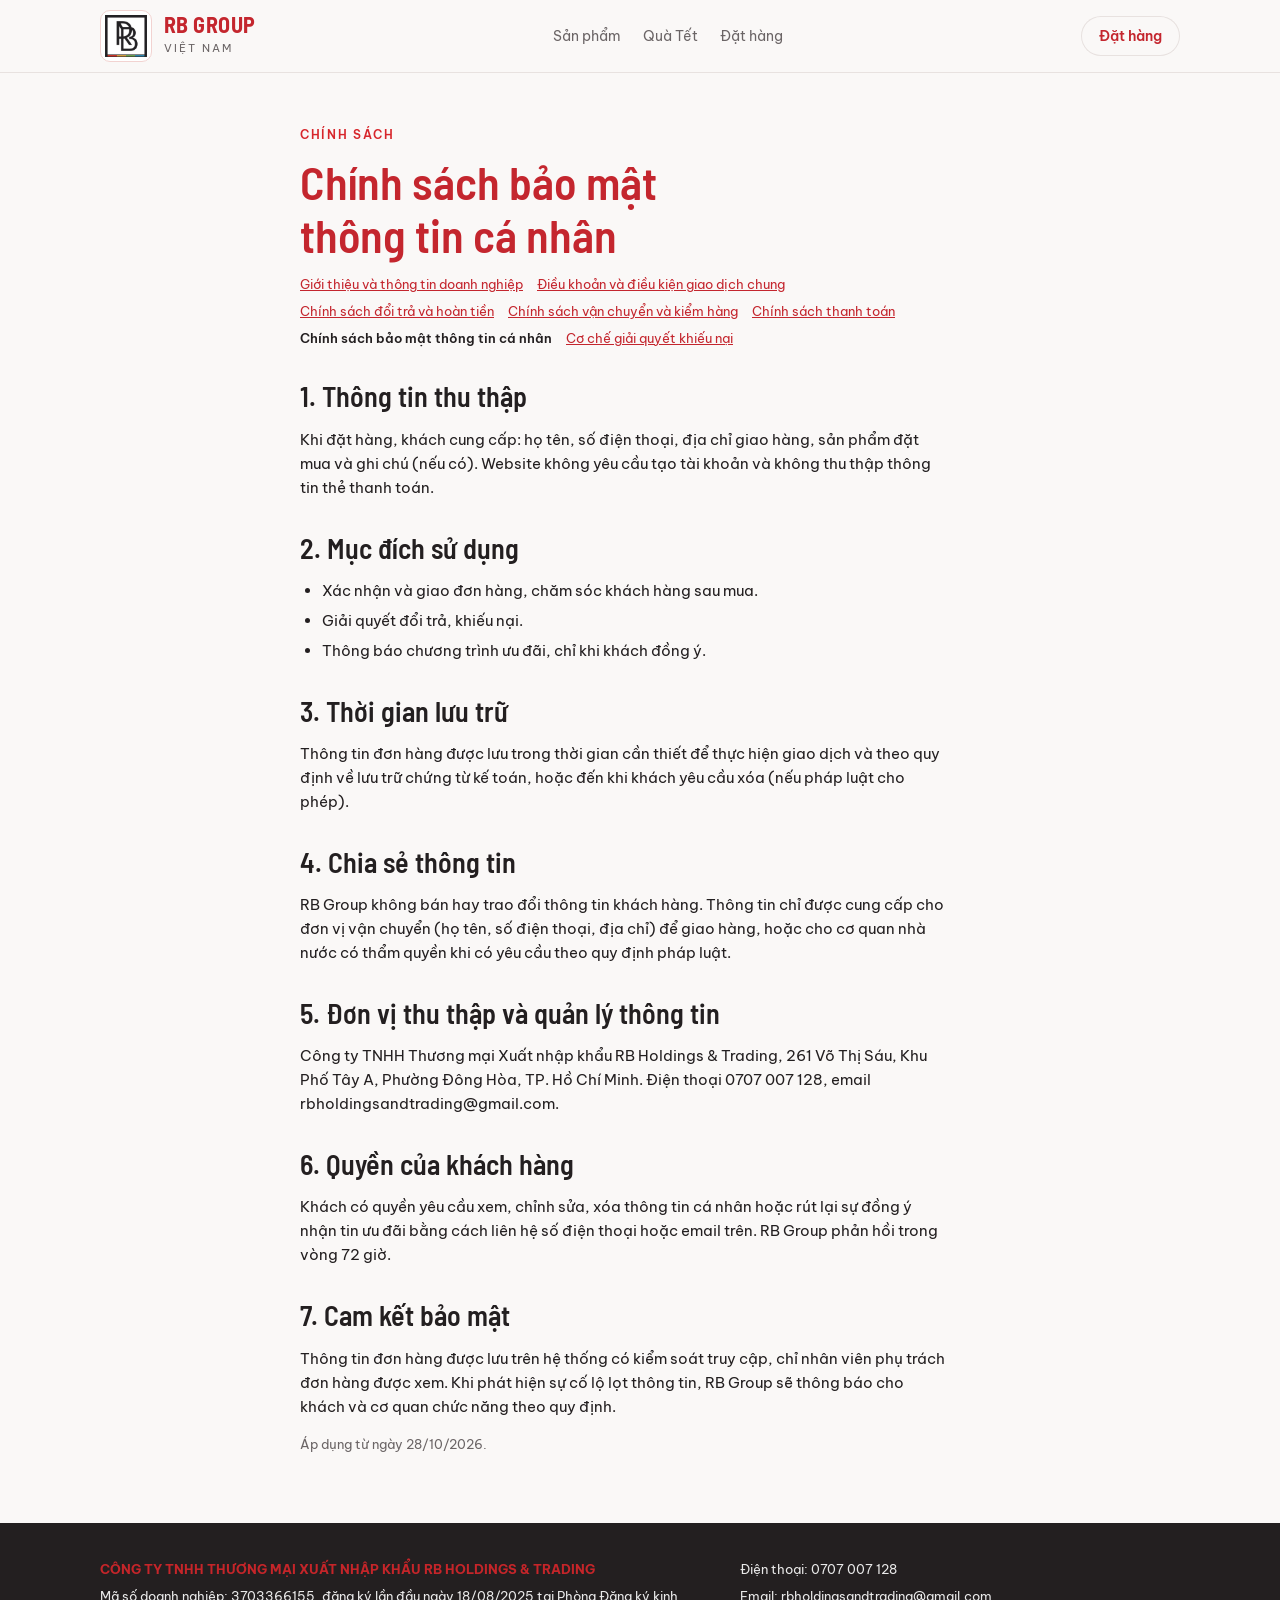
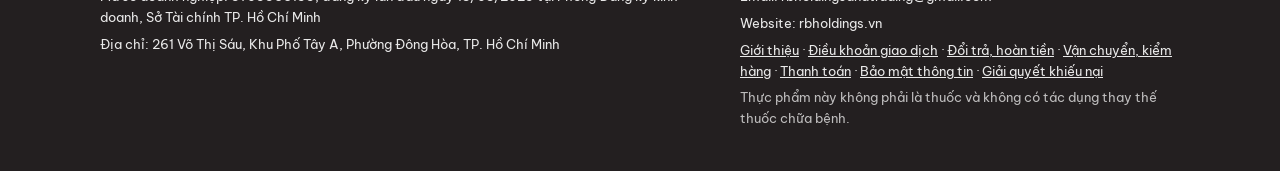
<file: chinh-sach/bao-mat.html>
<!doctype html>
<html lang="vi">
<head>
<meta charset="utf-8">
<meta name="viewport" content="width=device-width, initial-scale=1, viewport-fit=cover">
<meta name="description" content="Chính sách bảo mật thông tin cá nhân của RB Group Việt Nam.">
<title>Chính sách bảo mật thông tin cá nhân | RB Group Việt Nam</title>
<link rel="icon" href="../images/favicon.png">
<link rel="preconnect" href="https://fonts.googleapis.com">
<link rel="preconnect" href="https://fonts.gstatic.com" crossorigin>
<link rel="stylesheet" href="https://fonts.googleapis.com/css2?family=Barlow+Semi+Condensed:wght@600;700&family=Be+Vietnam+Pro:wght@400;500;600&display=swap">
<link rel="stylesheet" href="kt.css">
<style>.policy-nav { display: flex; flex-wrap: wrap; gap: 6px 14px; font-size: 13px; margin: 0 0 24px; } .policy-nav a { color: var(--emerald-2); } .policy-nav a[aria-current] { color: var(--ink); font-weight: 600; text-decoration: none; } .updated { font-size: 13px; color: var(--muted); }</style>
</head>
<body>

<header class="top">
  <div class="wrap">
    <a class="brand" href="../index.html" aria-label="RB Group Việt Nam">
      <span class="mark"><img src="../images/logo.png" alt=""></span>
      <span><b>RB GROUP</b><small>Việt Nam</small></span>
    </a>
    <nav class="menu" aria-label="Chính">
      <a href="../index.html#san-pham">Sản phẩm</a>
      <a href="../index.html#qua-tet">Quà Tết</a>
      <a href="../index.html#dat-hang">Đặt hàng</a>
    </nav>
    <a class="btn btn-line" href="../index.html#dat-hang">Đặt hàng</a>
  </div>
</header>

<main class="article">
  <p class="eyebrow">Chính sách</p>
  <h1>Chính sách bảo mật thông tin cá nhân</h1>
  <nav class="policy-nav" aria-label="Chính sách"><a href="gioi-thieu.html">Giới thiệu và thông tin doanh nghiệp</a> <a href="dieu-khoan.html">Điều khoản và điều kiện giao dịch chung</a> <a href="doi-tra.html">Chính sách đổi trả và hoàn tiền</a> <a href="van-chuyen.html">Chính sách vận chuyển và kiểm hàng</a> <a href="thanh-toan.html">Chính sách thanh toán</a> <a href="bao-mat.html" aria-current="page">Chính sách bảo mật thông tin cá nhân</a> <a href="khieu-nai.html">Cơ chế giải quyết khiếu nại</a></nav>

  <h2>1. Thông tin thu thập</h2>
  <p>Khi đặt hàng, khách cung cấp: họ tên, số điện thoại, địa chỉ giao hàng, sản phẩm đặt mua và ghi chú (nếu có). Website không yêu cầu tạo tài khoản và không thu thập thông tin thẻ thanh toán.</p>
  <h2>2. Mục đích sử dụng</h2>
  <ul>
    <li>Xác nhận và giao đơn hàng, chăm sóc khách hàng sau mua.</li>
    <li>Giải quyết đổi trả, khiếu nại.</li>
    <li>Thông báo chương trình ưu đãi, chỉ khi khách đồng ý.</li>
  </ul>
  <h2>3. Thời gian lưu trữ</h2>
  <p>Thông tin đơn hàng được lưu trong thời gian cần thiết để thực hiện giao dịch và theo quy định về lưu trữ chứng từ kế toán, hoặc đến khi khách yêu cầu xóa (nếu pháp luật cho phép).</p>
  <h2>4. Chia sẻ thông tin</h2>
  <p>RB Group không bán hay trao đổi thông tin khách hàng. Thông tin chỉ được cung cấp cho đơn vị vận chuyển (họ tên, số điện thoại, địa chỉ) để giao hàng, hoặc cho cơ quan nhà nước có thẩm quyền khi có yêu cầu theo quy định pháp luật.</p>
  <h2>5. Đơn vị thu thập và quản lý thông tin</h2>
  <p>Công ty TNHH Thương mại Xuất nhập khẩu RB Holdings &amp; Trading, 261 Võ Thị Sáu, Khu Phố Tây A, Phường Đông Hòa, TP. Hồ Chí Minh. Điện thoại 0707 007 128, email rbholdingsandtrading@gmail.com.</p>
  <h2>6. Quyền của khách hàng</h2>
  <p>Khách có quyền yêu cầu xem, chỉnh sửa, xóa thông tin cá nhân hoặc rút lại sự đồng ý nhận tin ưu đãi bằng cách liên hệ số điện thoại hoặc email trên. RB Group phản hồi trong vòng 72 giờ.</p>
  <h2>7. Cam kết bảo mật</h2>
  <p>Thông tin đơn hàng được lưu trên hệ thống có kiểm soát truy cập, chỉ nhân viên phụ trách đơn hàng được xem. Khi phát hiện sự cố lộ lọt thông tin, RB Group sẽ thông báo cho khách và cơ quan chức năng theo quy định.</p>
  <p class="updated">Áp dụng từ ngày 28/10/2026.</p>
</main>

<footer>
  <div class="wrap">
    <div>
      <p><b>CÔNG TY TNHH THƯƠNG MẠI XUẤT NHẬP KHẨU RB HOLDINGS &amp; TRADING</b></p>
      <p>Mã số doanh nghiệp: 3703366155, đăng ký lần đầu ngày 18/08/2025 tại Phòng Đăng ký kinh doanh, Sở Tài chính TP. Hồ Chí Minh</p>
      <p>Địa chỉ: 261 Võ Thị Sáu, Khu Phố Tây A, Phường Đông Hòa, TP. Hồ Chí Minh</p>
    </div>
    <div>
      <p>Điện thoại: 0707 007 128</p>
      <p>Email: rbholdingsandtrading@gmail.com</p>
      <p>Website: rbholdings.vn</p>
      <p class="policy-links"><a href="../chinh-sach/gioi-thieu.html">Giới thiệu</a> · <a href="../chinh-sach/dieu-khoan.html">Điều khoản giao dịch</a> · <a href="../chinh-sach/doi-tra.html">Đổi trả, hoàn tiền</a> · <a href="../chinh-sach/van-chuyen.html">Vận chuyển, kiểm hàng</a> · <a href="../chinh-sach/thanh-toan.html">Thanh toán</a> · <a href="../chinh-sach/bao-mat.html">Bảo mật thông tin</a> · <a href="../chinh-sach/khieu-nai.html">Giải quyết khiếu nại</a></p>
      <p style="opacity:.7">Thực phẩm này không phải là thuốc và không có tác dụng thay thế thuốc chữa bệnh.</p>
    </div>
  </div>
</footer>
</body>
</html>
</file>
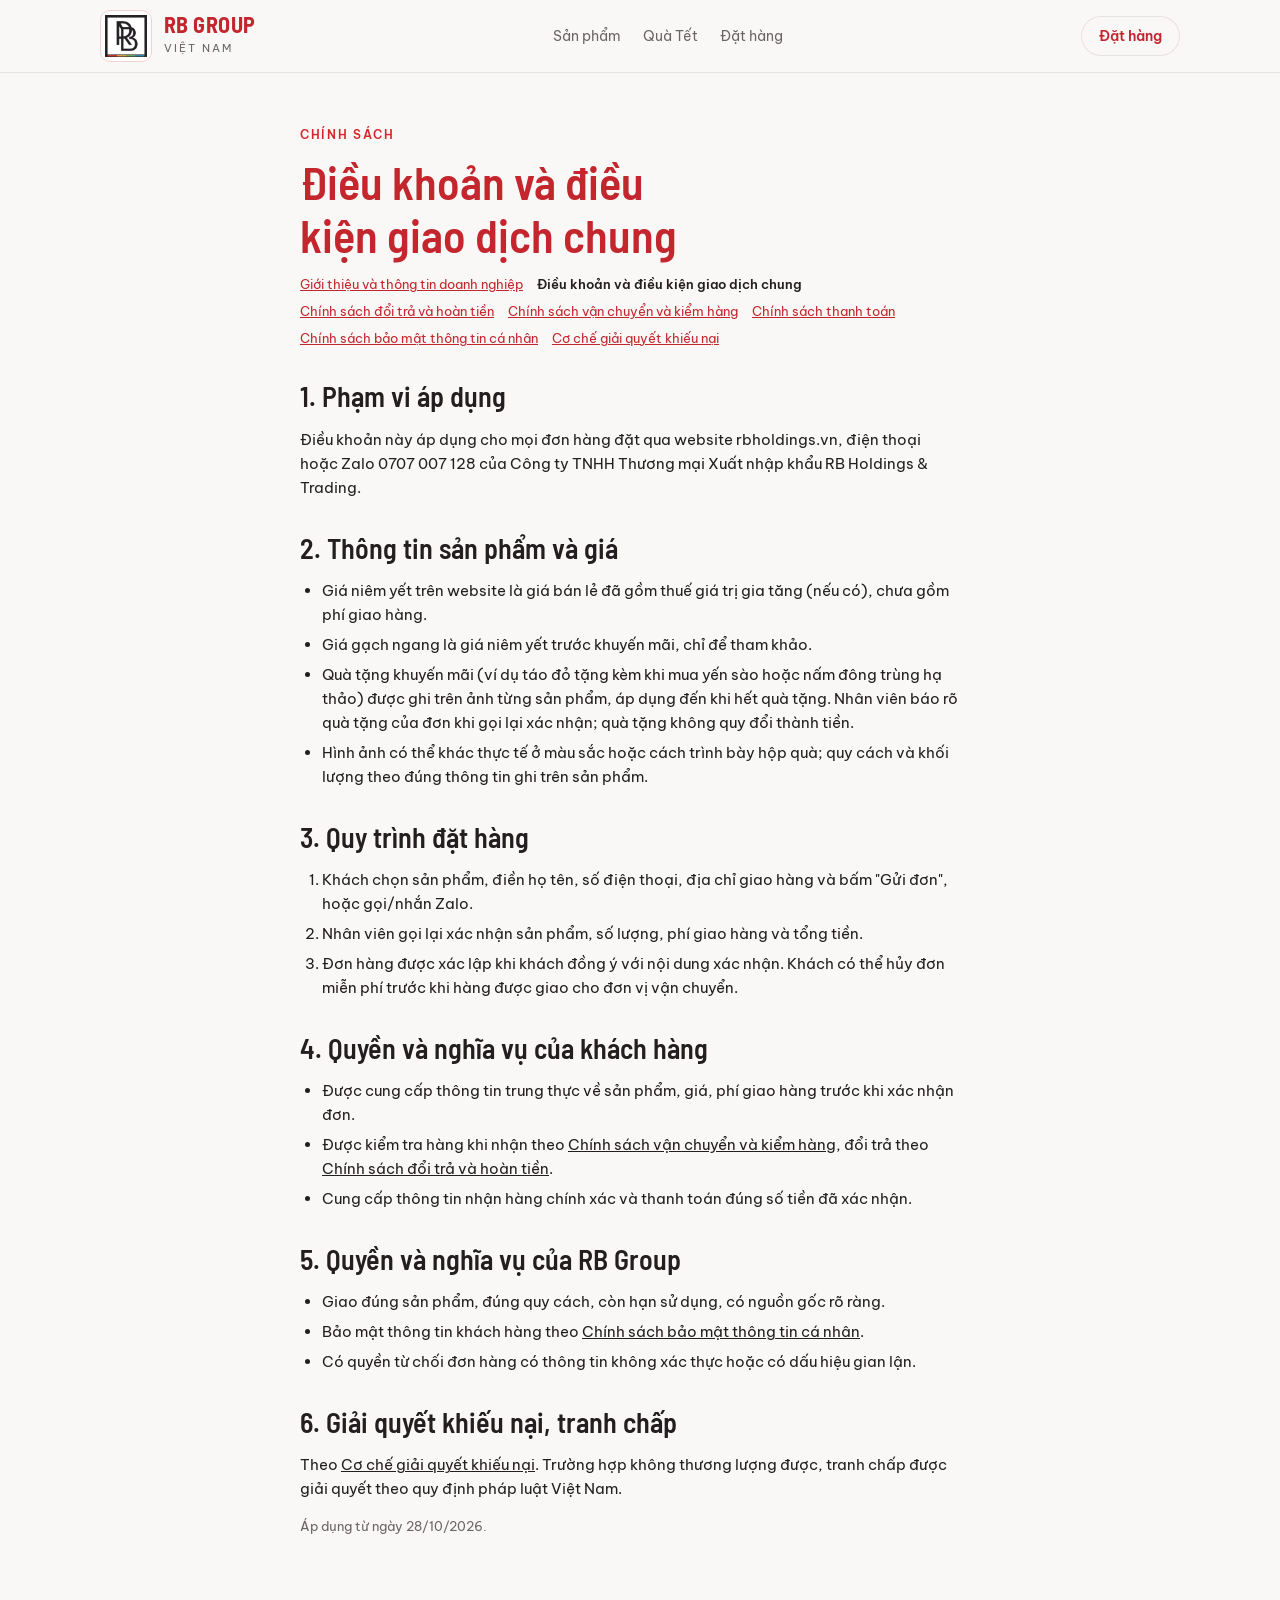
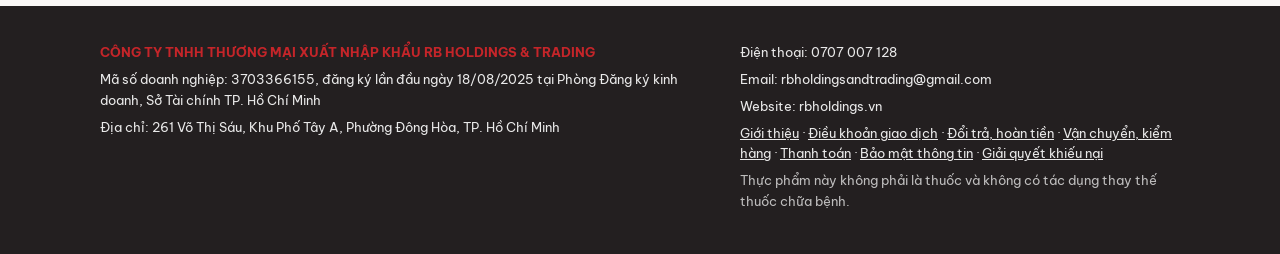
<file: chinh-sach/dieu-khoan.html>
<!doctype html>
<html lang="vi">
<head>
<meta charset="utf-8">
<meta name="viewport" content="width=device-width, initial-scale=1, viewport-fit=cover">
<meta name="description" content="Điều khoản và điều kiện giao dịch chung của RB Group Việt Nam.">
<title>Điều khoản và điều kiện giao dịch chung | RB Group Việt Nam</title>
<link rel="icon" href="../images/favicon.png">
<link rel="preconnect" href="https://fonts.googleapis.com">
<link rel="preconnect" href="https://fonts.gstatic.com" crossorigin>
<link rel="stylesheet" href="https://fonts.googleapis.com/css2?family=Barlow+Semi+Condensed:wght@600;700&family=Be+Vietnam+Pro:wght@400;500;600&display=swap">
<link rel="stylesheet" href="kt.css">
<style>.policy-nav { display: flex; flex-wrap: wrap; gap: 6px 14px; font-size: 13px; margin: 0 0 24px; } .policy-nav a { color: var(--emerald-2); } .policy-nav a[aria-current] { color: var(--ink); font-weight: 600; text-decoration: none; } .updated { font-size: 13px; color: var(--muted); }</style>
</head>
<body>

<header class="top">
  <div class="wrap">
    <a class="brand" href="../index.html" aria-label="RB Group Việt Nam">
      <span class="mark"><img src="../images/logo.png" alt=""></span>
      <span><b>RB GROUP</b><small>Việt Nam</small></span>
    </a>
    <nav class="menu" aria-label="Chính">
      <a href="../index.html#san-pham">Sản phẩm</a>
      <a href="../index.html#qua-tet">Quà Tết</a>
      <a href="../index.html#dat-hang">Đặt hàng</a>
    </nav>
    <a class="btn btn-line" href="../index.html#dat-hang">Đặt hàng</a>
  </div>
</header>

<main class="article">
  <p class="eyebrow">Chính sách</p>
  <h1>Điều khoản và điều kiện giao dịch chung</h1>
  <nav class="policy-nav" aria-label="Chính sách"><a href="gioi-thieu.html">Giới thiệu và thông tin doanh nghiệp</a> <a href="dieu-khoan.html" aria-current="page">Điều khoản và điều kiện giao dịch chung</a> <a href="doi-tra.html">Chính sách đổi trả và hoàn tiền</a> <a href="van-chuyen.html">Chính sách vận chuyển và kiểm hàng</a> <a href="thanh-toan.html">Chính sách thanh toán</a> <a href="bao-mat.html">Chính sách bảo mật thông tin cá nhân</a> <a href="khieu-nai.html">Cơ chế giải quyết khiếu nại</a></nav>

  <h2>1. Phạm vi áp dụng</h2>
  <p>Điều khoản này áp dụng cho mọi đơn hàng đặt qua website rbholdings.vn, điện thoại hoặc Zalo 0707 007 128 của Công ty TNHH Thương mại Xuất nhập khẩu RB Holdings &amp; Trading.</p>
  <h2>2. Thông tin sản phẩm và giá</h2>
  <ul>
    <li>Giá niêm yết trên website là giá bán lẻ đã gồm thuế giá trị gia tăng (nếu có), chưa gồm phí giao hàng.</li>
    <li>Giá gạch ngang là giá niêm yết trước khuyến mãi, chỉ để tham khảo.</li>
    <li>Quà tặng khuyến mãi (ví dụ táo đỏ tặng kèm khi mua yến sào hoặc nấm đông trùng hạ thảo) được ghi trên ảnh từng sản phẩm, áp dụng đến khi hết quà tặng. Nhân viên báo rõ quà tặng của đơn khi gọi lại xác nhận; quà tặng không quy đổi thành tiền.</li>
    <li>Hình ảnh có thể khác thực tế ở màu sắc hoặc cách trình bày hộp quà; quy cách và khối lượng theo đúng thông tin ghi trên sản phẩm.</li>
  </ul>
  <h2>3. Quy trình đặt hàng</h2>
  <ol>
    <li>Khách chọn sản phẩm, điền họ tên, số điện thoại, địa chỉ giao hàng và bấm "Gửi đơn", hoặc gọi/nhắn Zalo.</li>
    <li>Nhân viên gọi lại xác nhận sản phẩm, số lượng, phí giao hàng và tổng tiền.</li>
    <li>Đơn hàng được xác lập khi khách đồng ý với nội dung xác nhận. Khách có thể hủy đơn miễn phí trước khi hàng được giao cho đơn vị vận chuyển.</li>
  </ol>
  <h2>4. Quyền và nghĩa vụ của khách hàng</h2>
  <ul>
    <li>Được cung cấp thông tin trung thực về sản phẩm, giá, phí giao hàng trước khi xác nhận đơn.</li>
    <li>Được kiểm tra hàng khi nhận theo <a href="van-chuyen.html">Chính sách vận chuyển và kiểm hàng</a>, đổi trả theo <a href="doi-tra.html">Chính sách đổi trả và hoàn tiền</a>.</li>
    <li>Cung cấp thông tin nhận hàng chính xác và thanh toán đúng số tiền đã xác nhận.</li>
  </ul>
  <h2>5. Quyền và nghĩa vụ của RB Group</h2>
  <ul>
    <li>Giao đúng sản phẩm, đúng quy cách, còn hạn sử dụng, có nguồn gốc rõ ràng.</li>
    <li>Bảo mật thông tin khách hàng theo <a href="bao-mat.html">Chính sách bảo mật thông tin cá nhân</a>.</li>
    <li>Có quyền từ chối đơn hàng có thông tin không xác thực hoặc có dấu hiệu gian lận.</li>
  </ul>
  <h2>6. Giải quyết khiếu nại, tranh chấp</h2>
  <p>Theo <a href="khieu-nai.html">Cơ chế giải quyết khiếu nại</a>. Trường hợp không thương lượng được, tranh chấp được giải quyết theo quy định pháp luật Việt Nam.</p>
  <p class="updated">Áp dụng từ ngày 28/10/2026.</p>
</main>

<footer>
  <div class="wrap">
    <div>
      <p><b>CÔNG TY TNHH THƯƠNG MẠI XUẤT NHẬP KHẨU RB HOLDINGS &amp; TRADING</b></p>
      <p>Mã số doanh nghiệp: 3703366155, đăng ký lần đầu ngày 18/08/2025 tại Phòng Đăng ký kinh doanh, Sở Tài chính TP. Hồ Chí Minh</p>
      <p>Địa chỉ: 261 Võ Thị Sáu, Khu Phố Tây A, Phường Đông Hòa, TP. Hồ Chí Minh</p>
    </div>
    <div>
      <p>Điện thoại: 0707 007 128</p>
      <p>Email: rbholdingsandtrading@gmail.com</p>
      <p>Website: rbholdings.vn</p>
      <p class="policy-links"><a href="../chinh-sach/gioi-thieu.html">Giới thiệu</a> · <a href="../chinh-sach/dieu-khoan.html">Điều khoản giao dịch</a> · <a href="../chinh-sach/doi-tra.html">Đổi trả, hoàn tiền</a> · <a href="../chinh-sach/van-chuyen.html">Vận chuyển, kiểm hàng</a> · <a href="../chinh-sach/thanh-toan.html">Thanh toán</a> · <a href="../chinh-sach/bao-mat.html">Bảo mật thông tin</a> · <a href="../chinh-sach/khieu-nai.html">Giải quyết khiếu nại</a></p>
      <p style="opacity:.7">Thực phẩm này không phải là thuốc và không có tác dụng thay thế thuốc chữa bệnh.</p>
    </div>
  </div>
</footer>
</body>
</html>
</file>
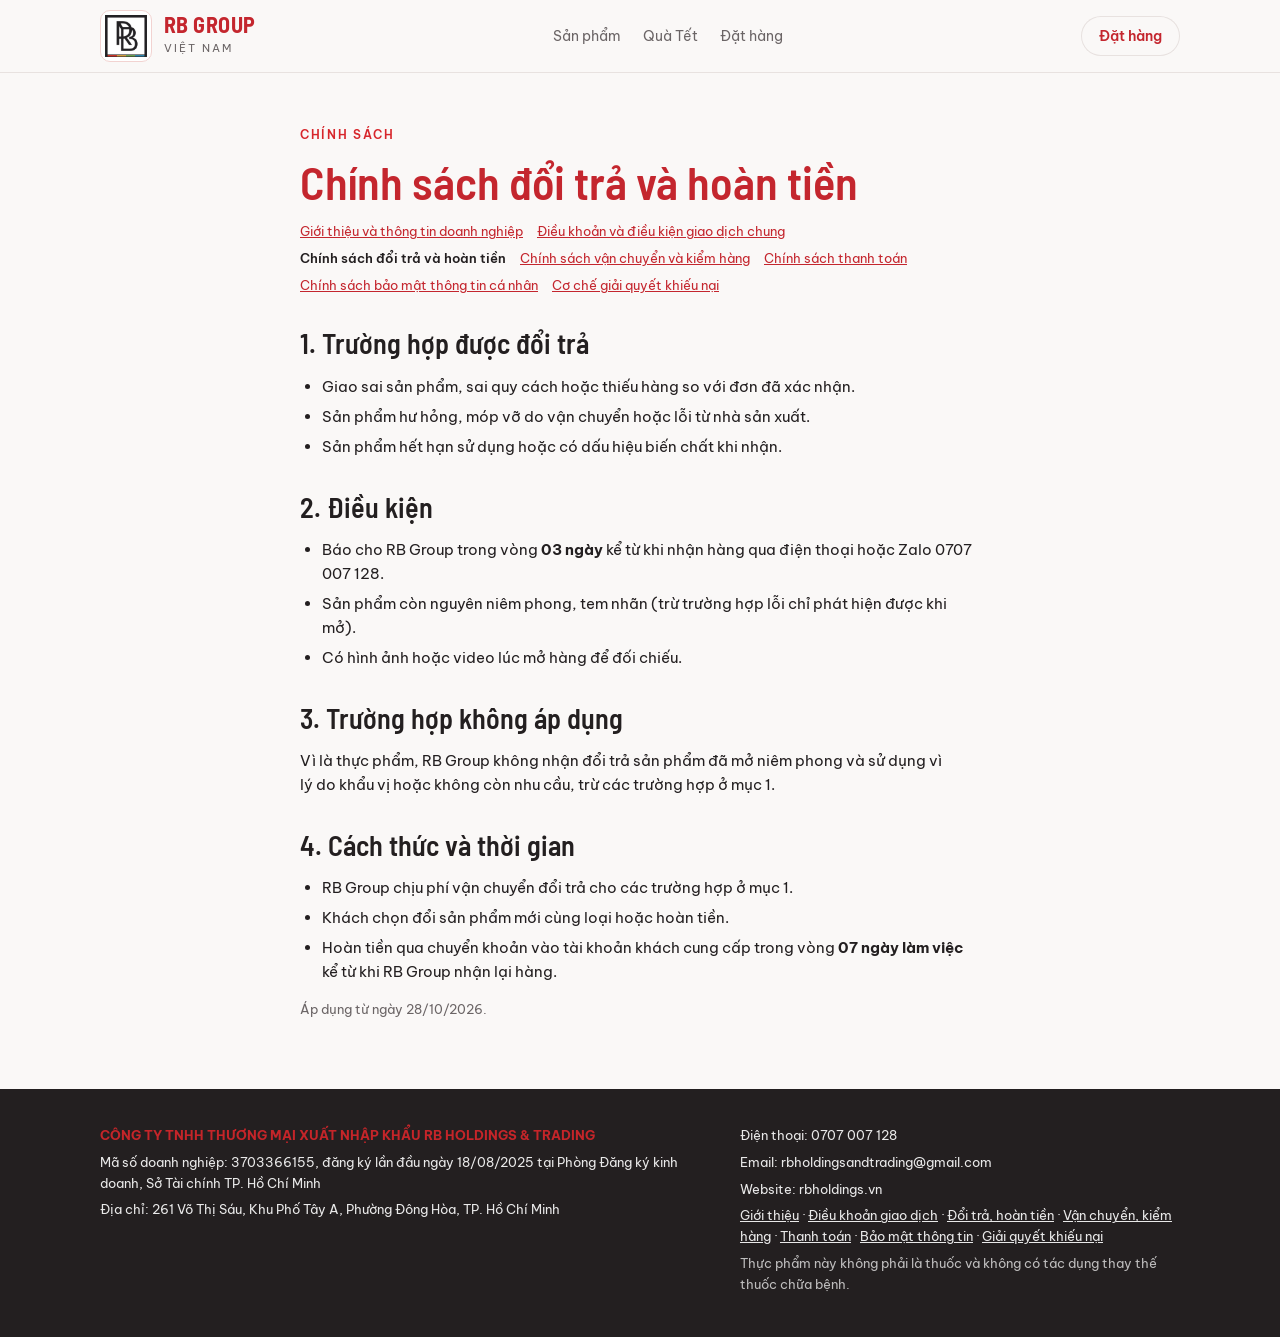
<file: chinh-sach/doi-tra.html>
<!doctype html>
<html lang="vi">
<head>
<meta charset="utf-8">
<meta name="viewport" content="width=device-width, initial-scale=1, viewport-fit=cover">
<meta name="description" content="Chính sách đổi trả và hoàn tiền của RB Group Việt Nam.">
<title>Chính sách đổi trả và hoàn tiền | RB Group Việt Nam</title>
<link rel="icon" href="../images/favicon.png">
<link rel="preconnect" href="https://fonts.googleapis.com">
<link rel="preconnect" href="https://fonts.gstatic.com" crossorigin>
<link rel="stylesheet" href="https://fonts.googleapis.com/css2?family=Barlow+Semi+Condensed:wght@600;700&family=Be+Vietnam+Pro:wght@400;500;600&display=swap">
<link rel="stylesheet" href="kt.css">
<style>.policy-nav { display: flex; flex-wrap: wrap; gap: 6px 14px; font-size: 13px; margin: 0 0 24px; } .policy-nav a { color: var(--emerald-2); } .policy-nav a[aria-current] { color: var(--ink); font-weight: 600; text-decoration: none; } .updated { font-size: 13px; color: var(--muted); }</style>
</head>
<body>

<header class="top">
  <div class="wrap">
    <a class="brand" href="../index.html" aria-label="RB Group Việt Nam">
      <span class="mark"><img src="../images/logo.png" alt=""></span>
      <span><b>RB GROUP</b><small>Việt Nam</small></span>
    </a>
    <nav class="menu" aria-label="Chính">
      <a href="../index.html#san-pham">Sản phẩm</a>
      <a href="../index.html#qua-tet">Quà Tết</a>
      <a href="../index.html#dat-hang">Đặt hàng</a>
    </nav>
    <a class="btn btn-line" href="../index.html#dat-hang">Đặt hàng</a>
  </div>
</header>

<main class="article">
  <p class="eyebrow">Chính sách</p>
  <h1>Chính sách đổi trả và hoàn tiền</h1>
  <nav class="policy-nav" aria-label="Chính sách"><a href="gioi-thieu.html">Giới thiệu và thông tin doanh nghiệp</a> <a href="dieu-khoan.html">Điều khoản và điều kiện giao dịch chung</a> <a href="doi-tra.html" aria-current="page">Chính sách đổi trả và hoàn tiền</a> <a href="van-chuyen.html">Chính sách vận chuyển và kiểm hàng</a> <a href="thanh-toan.html">Chính sách thanh toán</a> <a href="bao-mat.html">Chính sách bảo mật thông tin cá nhân</a> <a href="khieu-nai.html">Cơ chế giải quyết khiếu nại</a></nav>

  <h2>1. Trường hợp được đổi trả</h2>
  <ul>
    <li>Giao sai sản phẩm, sai quy cách hoặc thiếu hàng so với đơn đã xác nhận.</li>
    <li>Sản phẩm hư hỏng, móp vỡ do vận chuyển hoặc lỗi từ nhà sản xuất.</li>
    <li>Sản phẩm hết hạn sử dụng hoặc có dấu hiệu biến chất khi nhận.</li>
  </ul>
  <h2>2. Điều kiện</h2>
  <ul>
    <li>Báo cho RB Group trong vòng <b>03 ngày</b> kể từ khi nhận hàng qua điện thoại hoặc Zalo 0707 007 128.</li>
    <li>Sản phẩm còn nguyên niêm phong, tem nhãn (trừ trường hợp lỗi chỉ phát hiện được khi mở).</li>
    <li>Có hình ảnh hoặc video lúc mở hàng để đối chiếu.</li>
  </ul>
  <h2>3. Trường hợp không áp dụng</h2>
  <p>Vì là thực phẩm, RB Group không nhận đổi trả sản phẩm đã mở niêm phong và sử dụng vì lý do khẩu vị hoặc không còn nhu cầu, trừ các trường hợp ở mục 1.</p>
  <h2>4. Cách thức và thời gian</h2>
  <ul>
    <li>RB Group chịu phí vận chuyển đổi trả cho các trường hợp ở mục 1.</li>
    <li>Khách chọn đổi sản phẩm mới cùng loại hoặc hoàn tiền.</li>
    <li>Hoàn tiền qua chuyển khoản vào tài khoản khách cung cấp trong vòng <b>07 ngày làm việc</b> kể từ khi RB Group nhận lại hàng.</li>
  </ul>
  <p class="updated">Áp dụng từ ngày 28/10/2026.</p>
</main>

<footer>
  <div class="wrap">
    <div>
      <p><b>CÔNG TY TNHH THƯƠNG MẠI XUẤT NHẬP KHẨU RB HOLDINGS &amp; TRADING</b></p>
      <p>Mã số doanh nghiệp: 3703366155, đăng ký lần đầu ngày 18/08/2025 tại Phòng Đăng ký kinh doanh, Sở Tài chính TP. Hồ Chí Minh</p>
      <p>Địa chỉ: 261 Võ Thị Sáu, Khu Phố Tây A, Phường Đông Hòa, TP. Hồ Chí Minh</p>
    </div>
    <div>
      <p>Điện thoại: 0707 007 128</p>
      <p>Email: rbholdingsandtrading@gmail.com</p>
      <p>Website: rbholdings.vn</p>
      <p class="policy-links"><a href="../chinh-sach/gioi-thieu.html">Giới thiệu</a> · <a href="../chinh-sach/dieu-khoan.html">Điều khoản giao dịch</a> · <a href="../chinh-sach/doi-tra.html">Đổi trả, hoàn tiền</a> · <a href="../chinh-sach/van-chuyen.html">Vận chuyển, kiểm hàng</a> · <a href="../chinh-sach/thanh-toan.html">Thanh toán</a> · <a href="../chinh-sach/bao-mat.html">Bảo mật thông tin</a> · <a href="../chinh-sach/khieu-nai.html">Giải quyết khiếu nại</a></p>
      <p style="opacity:.7">Thực phẩm này không phải là thuốc và không có tác dụng thay thế thuốc chữa bệnh.</p>
    </div>
  </div>
</footer>
</body>
</html>
</file>
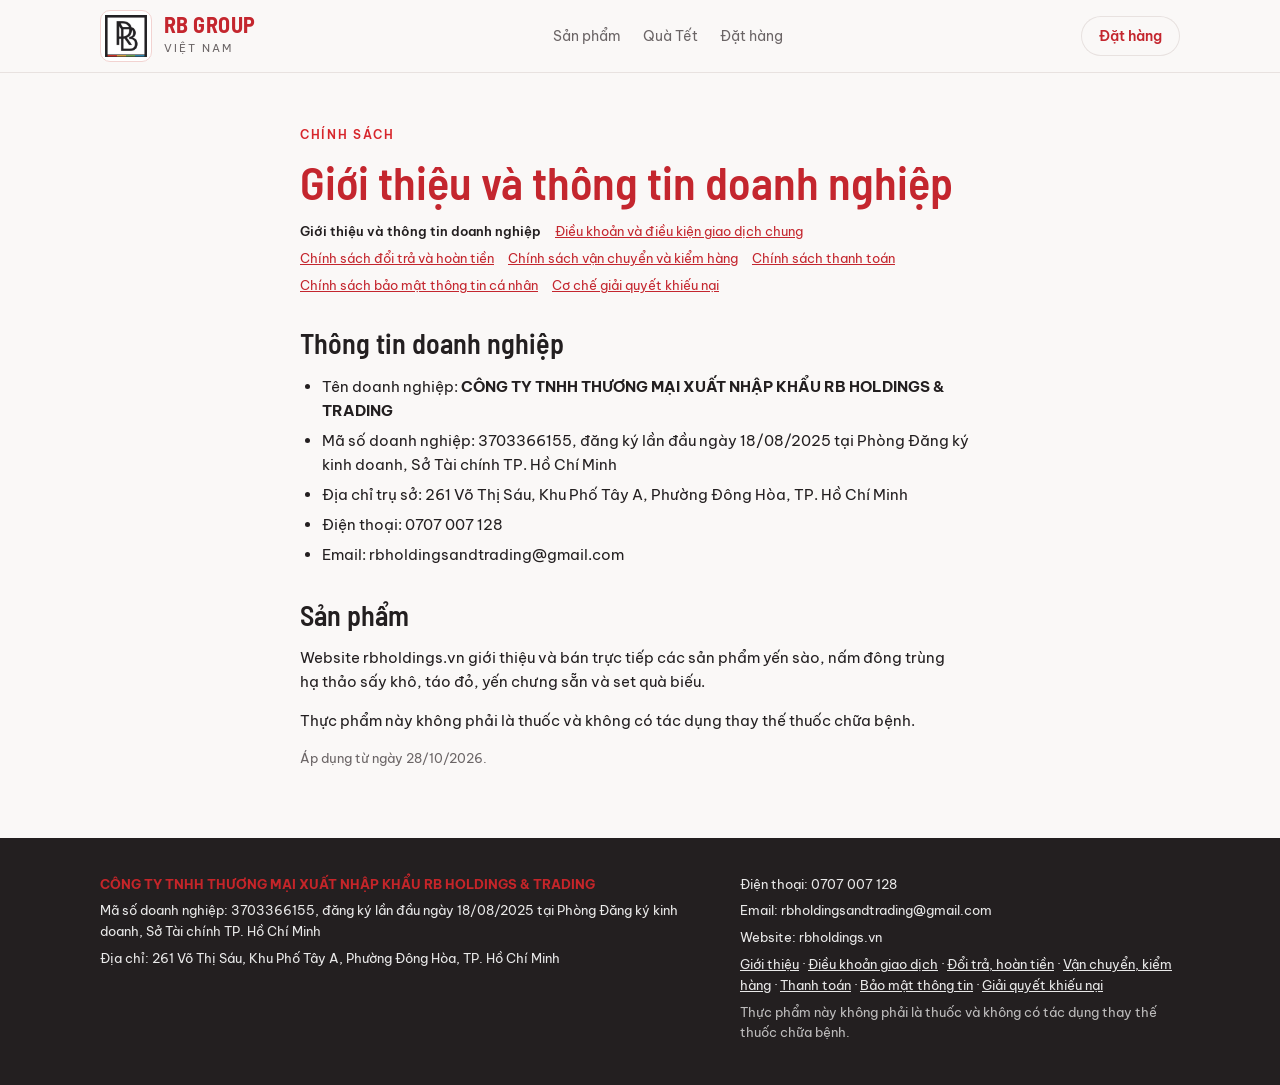
<file: chinh-sach/gioi-thieu.html>
<!doctype html>
<html lang="vi">
<head>
<meta charset="utf-8">
<meta name="viewport" content="width=device-width, initial-scale=1, viewport-fit=cover">
<meta name="description" content="Giới thiệu và thông tin doanh nghiệp của RB Group Việt Nam.">
<title>Giới thiệu và thông tin doanh nghiệp | RB Group Việt Nam</title>
<link rel="icon" href="../images/favicon.png">
<link rel="preconnect" href="https://fonts.googleapis.com">
<link rel="preconnect" href="https://fonts.gstatic.com" crossorigin>
<link rel="stylesheet" href="https://fonts.googleapis.com/css2?family=Barlow+Semi+Condensed:wght@600;700&family=Be+Vietnam+Pro:wght@400;500;600&display=swap">
<link rel="stylesheet" href="kt.css">
<style>.policy-nav { display: flex; flex-wrap: wrap; gap: 6px 14px; font-size: 13px; margin: 0 0 24px; } .policy-nav a { color: var(--emerald-2); } .policy-nav a[aria-current] { color: var(--ink); font-weight: 600; text-decoration: none; } .updated { font-size: 13px; color: var(--muted); }</style>
</head>
<body>

<header class="top">
  <div class="wrap">
    <a class="brand" href="../index.html" aria-label="RB Group Việt Nam">
      <span class="mark"><img src="../images/logo.png" alt=""></span>
      <span><b>RB GROUP</b><small>Việt Nam</small></span>
    </a>
    <nav class="menu" aria-label="Chính">
      <a href="../index.html#san-pham">Sản phẩm</a>
      <a href="../index.html#qua-tet">Quà Tết</a>
      <a href="../index.html#dat-hang">Đặt hàng</a>
    </nav>
    <a class="btn btn-line" href="../index.html#dat-hang">Đặt hàng</a>
  </div>
</header>

<main class="article">
  <p class="eyebrow">Chính sách</p>
  <h1>Giới thiệu và thông tin doanh nghiệp</h1>
  <nav class="policy-nav" aria-label="Chính sách"><a href="gioi-thieu.html" aria-current="page">Giới thiệu và thông tin doanh nghiệp</a> <a href="dieu-khoan.html">Điều khoản và điều kiện giao dịch chung</a> <a href="doi-tra.html">Chính sách đổi trả và hoàn tiền</a> <a href="van-chuyen.html">Chính sách vận chuyển và kiểm hàng</a> <a href="thanh-toan.html">Chính sách thanh toán</a> <a href="bao-mat.html">Chính sách bảo mật thông tin cá nhân</a> <a href="khieu-nai.html">Cơ chế giải quyết khiếu nại</a></nav>

  <h2>Thông tin doanh nghiệp</h2>
  <ul>
    <li>Tên doanh nghiệp: <b>CÔNG TY TNHH THƯƠNG MẠI XUẤT NHẬP KHẨU RB HOLDINGS &amp; TRADING</b></li>
    <li>Mã số doanh nghiệp: 3703366155, đăng ký lần đầu ngày 18/08/2025 tại Phòng Đăng ký kinh doanh, Sở Tài chính TP. Hồ Chí Minh</li>
    <li>Địa chỉ trụ sở: 261 Võ Thị Sáu, Khu Phố Tây A, Phường Đông Hòa, TP. Hồ Chí Minh</li>
    <li>Điện thoại: 0707 007 128</li>
    <li>Email: rbholdingsandtrading@gmail.com</li>
  </ul>
  <h2>Sản phẩm</h2>
  <p>Website rbholdings.vn giới thiệu và bán trực tiếp các sản phẩm yến sào, nấm đông trùng hạ thảo sấy khô, táo đỏ, yến chưng sẵn và set quà biếu.</p>
  <p>Thực phẩm này không phải là thuốc và không có tác dụng thay thế thuốc chữa bệnh.</p>
  <p class="updated">Áp dụng từ ngày 28/10/2026.</p>
</main>

<footer>
  <div class="wrap">
    <div>
      <p><b>CÔNG TY TNHH THƯƠNG MẠI XUẤT NHẬP KHẨU RB HOLDINGS &amp; TRADING</b></p>
      <p>Mã số doanh nghiệp: 3703366155, đăng ký lần đầu ngày 18/08/2025 tại Phòng Đăng ký kinh doanh, Sở Tài chính TP. Hồ Chí Minh</p>
      <p>Địa chỉ: 261 Võ Thị Sáu, Khu Phố Tây A, Phường Đông Hòa, TP. Hồ Chí Minh</p>
    </div>
    <div>
      <p>Điện thoại: 0707 007 128</p>
      <p>Email: rbholdingsandtrading@gmail.com</p>
      <p>Website: rbholdings.vn</p>
      <p class="policy-links"><a href="../chinh-sach/gioi-thieu.html">Giới thiệu</a> · <a href="../chinh-sach/dieu-khoan.html">Điều khoản giao dịch</a> · <a href="../chinh-sach/doi-tra.html">Đổi trả, hoàn tiền</a> · <a href="../chinh-sach/van-chuyen.html">Vận chuyển, kiểm hàng</a> · <a href="../chinh-sach/thanh-toan.html">Thanh toán</a> · <a href="../chinh-sach/bao-mat.html">Bảo mật thông tin</a> · <a href="../chinh-sach/khieu-nai.html">Giải quyết khiếu nại</a></p>
      <p style="opacity:.7">Thực phẩm này không phải là thuốc và không có tác dụng thay thế thuốc chữa bệnh.</p>
    </div>
  </div>
</footer>
</body>
</html>
</file>
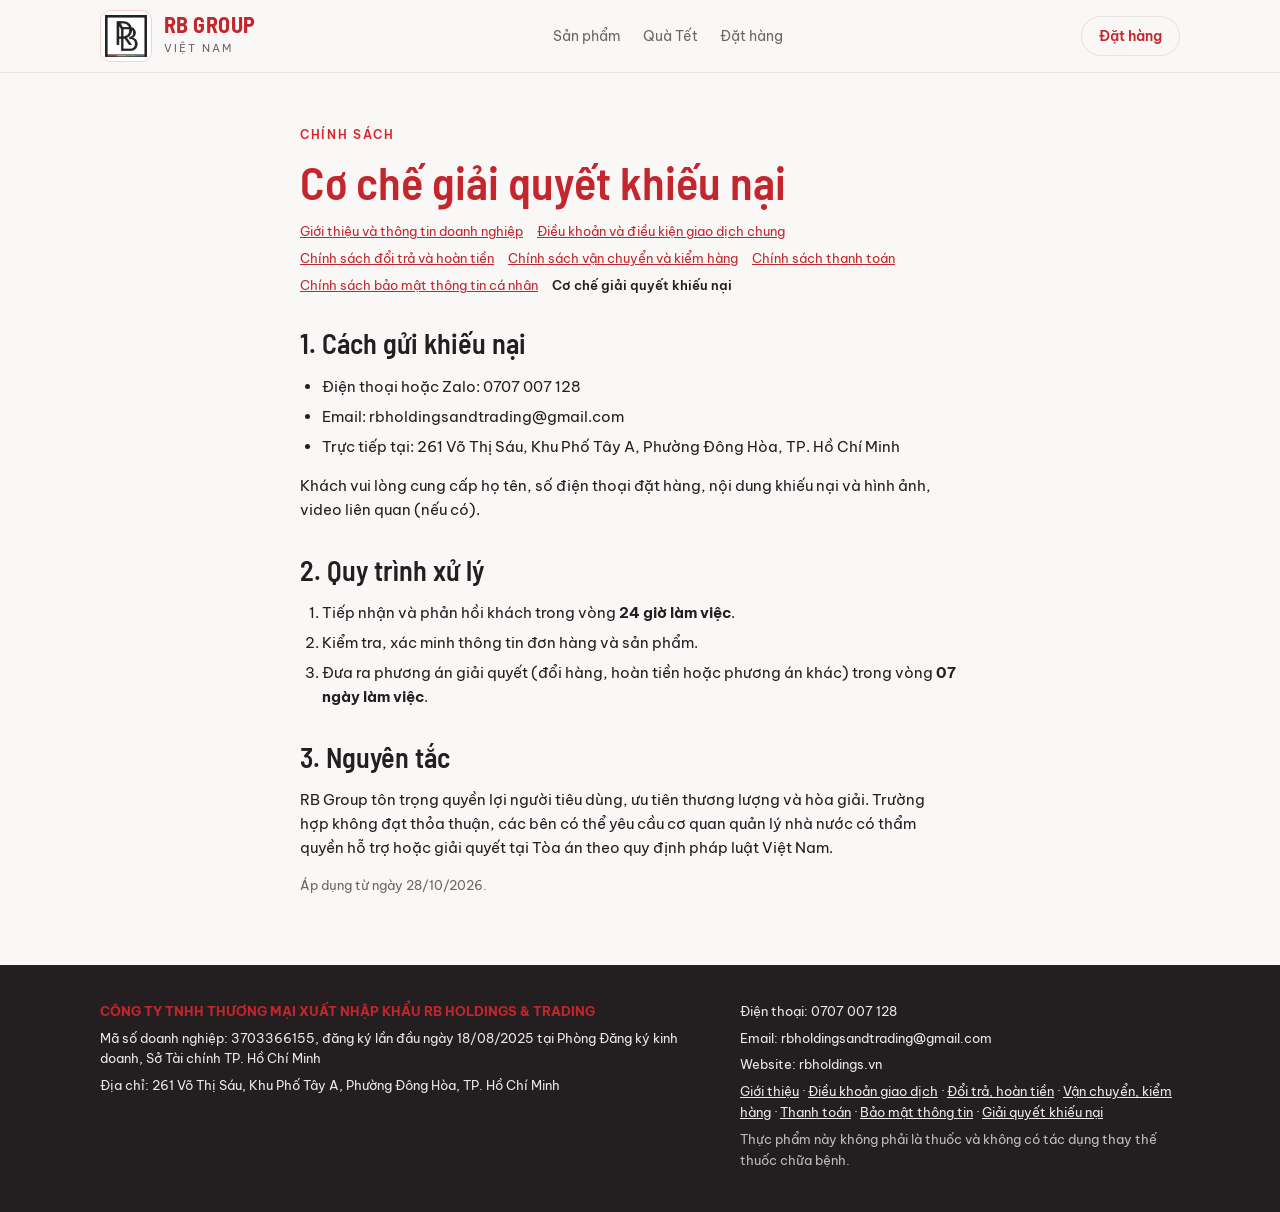
<file: chinh-sach/khieu-nai.html>
<!doctype html>
<html lang="vi">
<head>
<meta charset="utf-8">
<meta name="viewport" content="width=device-width, initial-scale=1, viewport-fit=cover">
<meta name="description" content="Cơ chế giải quyết khiếu nại của RB Group Việt Nam.">
<title>Cơ chế giải quyết khiếu nại | RB Group Việt Nam</title>
<link rel="icon" href="../images/favicon.png">
<link rel="preconnect" href="https://fonts.googleapis.com">
<link rel="preconnect" href="https://fonts.gstatic.com" crossorigin>
<link rel="stylesheet" href="https://fonts.googleapis.com/css2?family=Barlow+Semi+Condensed:wght@600;700&family=Be+Vietnam+Pro:wght@400;500;600&display=swap">
<link rel="stylesheet" href="kt.css">
<style>.policy-nav { display: flex; flex-wrap: wrap; gap: 6px 14px; font-size: 13px; margin: 0 0 24px; } .policy-nav a { color: var(--emerald-2); } .policy-nav a[aria-current] { color: var(--ink); font-weight: 600; text-decoration: none; } .updated { font-size: 13px; color: var(--muted); }</style>
</head>
<body>

<header class="top">
  <div class="wrap">
    <a class="brand" href="../index.html" aria-label="RB Group Việt Nam">
      <span class="mark"><img src="../images/logo.png" alt=""></span>
      <span><b>RB GROUP</b><small>Việt Nam</small></span>
    </a>
    <nav class="menu" aria-label="Chính">
      <a href="../index.html#san-pham">Sản phẩm</a>
      <a href="../index.html#qua-tet">Quà Tết</a>
      <a href="../index.html#dat-hang">Đặt hàng</a>
    </nav>
    <a class="btn btn-line" href="../index.html#dat-hang">Đặt hàng</a>
  </div>
</header>

<main class="article">
  <p class="eyebrow">Chính sách</p>
  <h1>Cơ chế giải quyết khiếu nại</h1>
  <nav class="policy-nav" aria-label="Chính sách"><a href="gioi-thieu.html">Giới thiệu và thông tin doanh nghiệp</a> <a href="dieu-khoan.html">Điều khoản và điều kiện giao dịch chung</a> <a href="doi-tra.html">Chính sách đổi trả và hoàn tiền</a> <a href="van-chuyen.html">Chính sách vận chuyển và kiểm hàng</a> <a href="thanh-toan.html">Chính sách thanh toán</a> <a href="bao-mat.html">Chính sách bảo mật thông tin cá nhân</a> <a href="khieu-nai.html" aria-current="page">Cơ chế giải quyết khiếu nại</a></nav>

  <h2>1. Cách gửi khiếu nại</h2>
  <ul>
    <li>Điện thoại hoặc Zalo: 0707 007 128</li>
    <li>Email: rbholdingsandtrading@gmail.com</li>
    <li>Trực tiếp tại: 261 Võ Thị Sáu, Khu Phố Tây A, Phường Đông Hòa, TP. Hồ Chí Minh</li>
  </ul>
  <p>Khách vui lòng cung cấp họ tên, số điện thoại đặt hàng, nội dung khiếu nại và hình ảnh, video liên quan (nếu có).</p>
  <h2>2. Quy trình xử lý</h2>
  <ol>
    <li>Tiếp nhận và phản hồi khách trong vòng <b>24 giờ làm việc</b>.</li>
    <li>Kiểm tra, xác minh thông tin đơn hàng và sản phẩm.</li>
    <li>Đưa ra phương án giải quyết (đổi hàng, hoàn tiền hoặc phương án khác) trong vòng <b>07 ngày làm việc</b>.</li>
  </ol>
  <h2>3. Nguyên tắc</h2>
  <p>RB Group tôn trọng quyền lợi người tiêu dùng, ưu tiên thương lượng và hòa giải. Trường hợp không đạt thỏa thuận, các bên có thể yêu cầu cơ quan quản lý nhà nước có thẩm quyền hỗ trợ hoặc giải quyết tại Tòa án theo quy định pháp luật Việt Nam.</p>
  <p class="updated">Áp dụng từ ngày 28/10/2026.</p>
</main>

<footer>
  <div class="wrap">
    <div>
      <p><b>CÔNG TY TNHH THƯƠNG MẠI XUẤT NHẬP KHẨU RB HOLDINGS &amp; TRADING</b></p>
      <p>Mã số doanh nghiệp: 3703366155, đăng ký lần đầu ngày 18/08/2025 tại Phòng Đăng ký kinh doanh, Sở Tài chính TP. Hồ Chí Minh</p>
      <p>Địa chỉ: 261 Võ Thị Sáu, Khu Phố Tây A, Phường Đông Hòa, TP. Hồ Chí Minh</p>
    </div>
    <div>
      <p>Điện thoại: 0707 007 128</p>
      <p>Email: rbholdingsandtrading@gmail.com</p>
      <p>Website: rbholdings.vn</p>
      <p class="policy-links"><a href="../chinh-sach/gioi-thieu.html">Giới thiệu</a> · <a href="../chinh-sach/dieu-khoan.html">Điều khoản giao dịch</a> · <a href="../chinh-sach/doi-tra.html">Đổi trả, hoàn tiền</a> · <a href="../chinh-sach/van-chuyen.html">Vận chuyển, kiểm hàng</a> · <a href="../chinh-sach/thanh-toan.html">Thanh toán</a> · <a href="../chinh-sach/bao-mat.html">Bảo mật thông tin</a> · <a href="../chinh-sach/khieu-nai.html">Giải quyết khiếu nại</a></p>
      <p style="opacity:.7">Thực phẩm này không phải là thuốc và không có tác dụng thay thế thuốc chữa bệnh.</p>
    </div>
  </div>
</footer>
</body>
</html>
</file>
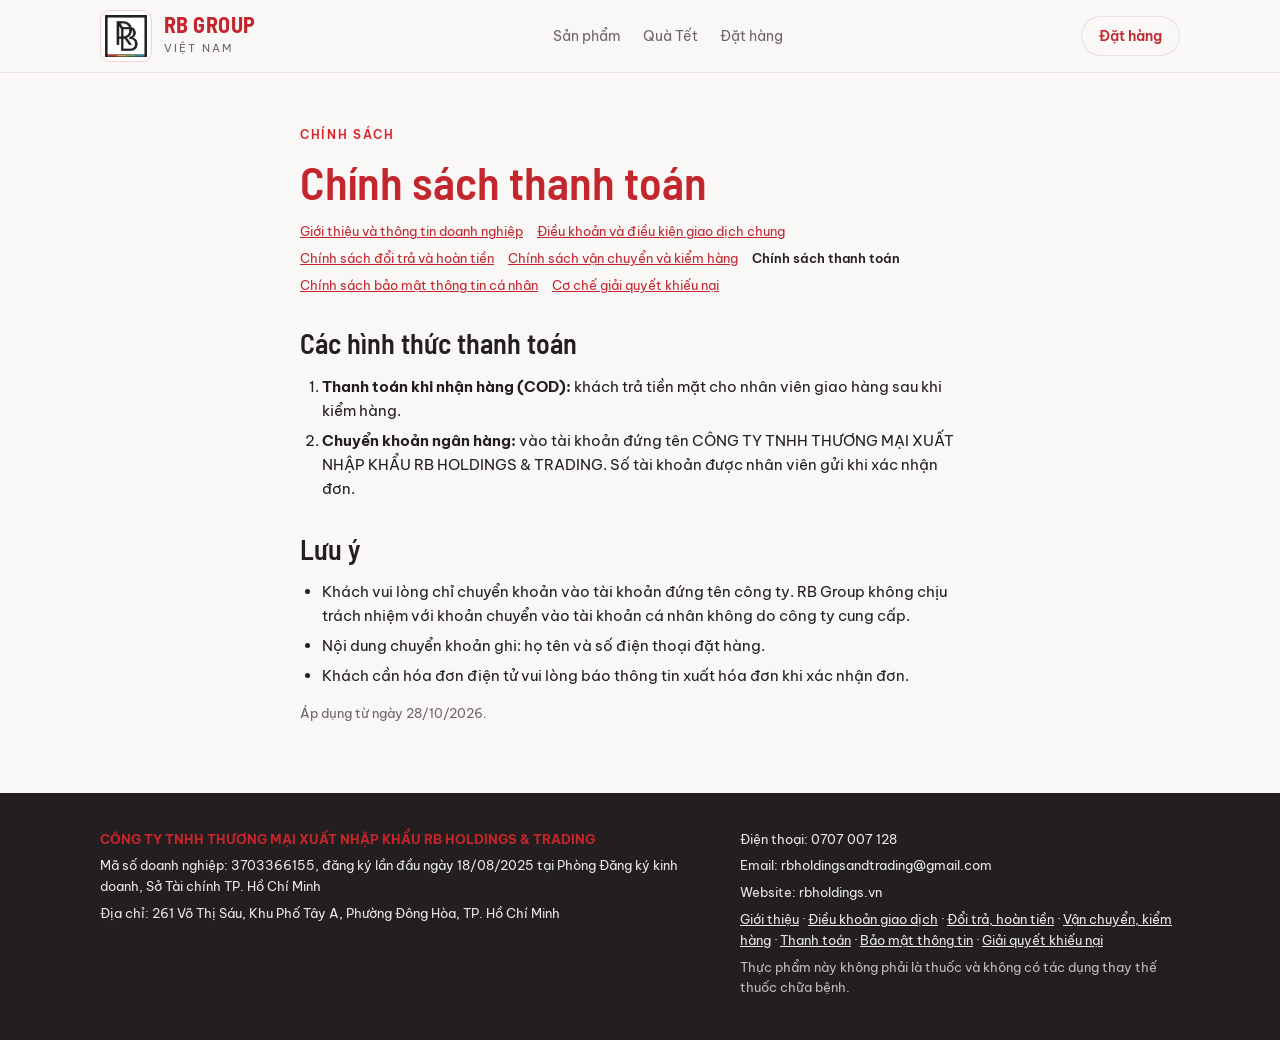
<file: chinh-sach/thanh-toan.html>
<!doctype html>
<html lang="vi">
<head>
<meta charset="utf-8">
<meta name="viewport" content="width=device-width, initial-scale=1, viewport-fit=cover">
<meta name="description" content="Chính sách thanh toán của RB Group Việt Nam.">
<title>Chính sách thanh toán | RB Group Việt Nam</title>
<link rel="icon" href="../images/favicon.png">
<link rel="preconnect" href="https://fonts.googleapis.com">
<link rel="preconnect" href="https://fonts.gstatic.com" crossorigin>
<link rel="stylesheet" href="https://fonts.googleapis.com/css2?family=Barlow+Semi+Condensed:wght@600;700&family=Be+Vietnam+Pro:wght@400;500;600&display=swap">
<link rel="stylesheet" href="kt.css">
<style>.policy-nav { display: flex; flex-wrap: wrap; gap: 6px 14px; font-size: 13px; margin: 0 0 24px; } .policy-nav a { color: var(--emerald-2); } .policy-nav a[aria-current] { color: var(--ink); font-weight: 600; text-decoration: none; } .updated { font-size: 13px; color: var(--muted); }</style>
</head>
<body>

<header class="top">
  <div class="wrap">
    <a class="brand" href="../index.html" aria-label="RB Group Việt Nam">
      <span class="mark"><img src="../images/logo.png" alt=""></span>
      <span><b>RB GROUP</b><small>Việt Nam</small></span>
    </a>
    <nav class="menu" aria-label="Chính">
      <a href="../index.html#san-pham">Sản phẩm</a>
      <a href="../index.html#qua-tet">Quà Tết</a>
      <a href="../index.html#dat-hang">Đặt hàng</a>
    </nav>
    <a class="btn btn-line" href="../index.html#dat-hang">Đặt hàng</a>
  </div>
</header>

<main class="article">
  <p class="eyebrow">Chính sách</p>
  <h1>Chính sách thanh toán</h1>
  <nav class="policy-nav" aria-label="Chính sách"><a href="gioi-thieu.html">Giới thiệu và thông tin doanh nghiệp</a> <a href="dieu-khoan.html">Điều khoản và điều kiện giao dịch chung</a> <a href="doi-tra.html">Chính sách đổi trả và hoàn tiền</a> <a href="van-chuyen.html">Chính sách vận chuyển và kiểm hàng</a> <a href="thanh-toan.html" aria-current="page">Chính sách thanh toán</a> <a href="bao-mat.html">Chính sách bảo mật thông tin cá nhân</a> <a href="khieu-nai.html">Cơ chế giải quyết khiếu nại</a></nav>

  <h2>Các hình thức thanh toán</h2>
  <ol>
    <li><b>Thanh toán khi nhận hàng (COD):</b> khách trả tiền mặt cho nhân viên giao hàng sau khi kiểm hàng.</li>
    <li><b>Chuyển khoản ngân hàng:</b> vào tài khoản đứng tên CÔNG TY TNHH THƯƠNG MẠI XUẤT NHẬP KHẨU RB HOLDINGS &amp; TRADING. Số tài khoản được nhân viên gửi khi xác nhận đơn.</li>
  </ol>
  <h2>Lưu ý</h2>
  <ul>
    <li>Khách vui lòng chỉ chuyển khoản vào tài khoản đứng tên công ty. RB Group không chịu trách nhiệm với khoản chuyển vào tài khoản cá nhân không do công ty cung cấp.</li>
    <li>Nội dung chuyển khoản ghi: họ tên và số điện thoại đặt hàng.</li>
    <li>Khách cần hóa đơn điện tử vui lòng báo thông tin xuất hóa đơn khi xác nhận đơn.</li>
  </ul>
  <p class="updated">Áp dụng từ ngày 28/10/2026.</p>
</main>

<footer>
  <div class="wrap">
    <div>
      <p><b>CÔNG TY TNHH THƯƠNG MẠI XUẤT NHẬP KHẨU RB HOLDINGS &amp; TRADING</b></p>
      <p>Mã số doanh nghiệp: 3703366155, đăng ký lần đầu ngày 18/08/2025 tại Phòng Đăng ký kinh doanh, Sở Tài chính TP. Hồ Chí Minh</p>
      <p>Địa chỉ: 261 Võ Thị Sáu, Khu Phố Tây A, Phường Đông Hòa, TP. Hồ Chí Minh</p>
    </div>
    <div>
      <p>Điện thoại: 0707 007 128</p>
      <p>Email: rbholdingsandtrading@gmail.com</p>
      <p>Website: rbholdings.vn</p>
      <p class="policy-links"><a href="../chinh-sach/gioi-thieu.html">Giới thiệu</a> · <a href="../chinh-sach/dieu-khoan.html">Điều khoản giao dịch</a> · <a href="../chinh-sach/doi-tra.html">Đổi trả, hoàn tiền</a> · <a href="../chinh-sach/van-chuyen.html">Vận chuyển, kiểm hàng</a> · <a href="../chinh-sach/thanh-toan.html">Thanh toán</a> · <a href="../chinh-sach/bao-mat.html">Bảo mật thông tin</a> · <a href="../chinh-sach/khieu-nai.html">Giải quyết khiếu nại</a></p>
      <p style="opacity:.7">Thực phẩm này không phải là thuốc và không có tác dụng thay thế thuốc chữa bệnh.</p>
    </div>
  </div>
</footer>
</body>
</html>
</file>
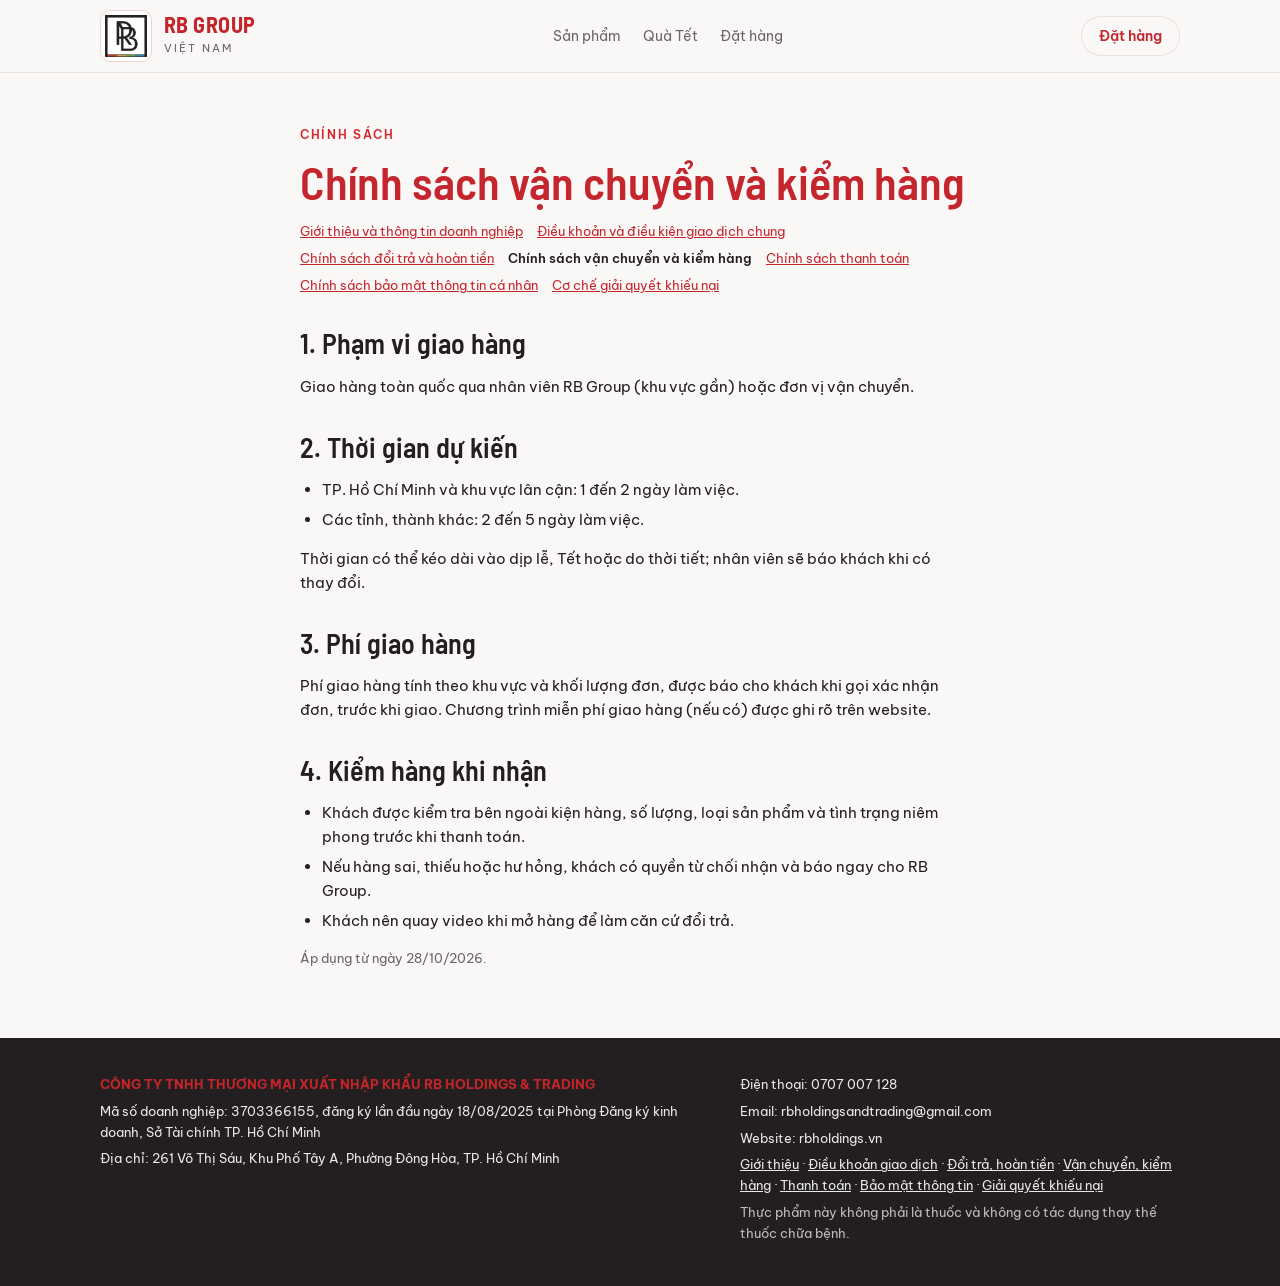
<file: chinh-sach/van-chuyen.html>
<!doctype html>
<html lang="vi">
<head>
<meta charset="utf-8">
<meta name="viewport" content="width=device-width, initial-scale=1, viewport-fit=cover">
<meta name="description" content="Chính sách vận chuyển và kiểm hàng của RB Group Việt Nam.">
<title>Chính sách vận chuyển và kiểm hàng | RB Group Việt Nam</title>
<link rel="icon" href="../images/favicon.png">
<link rel="preconnect" href="https://fonts.googleapis.com">
<link rel="preconnect" href="https://fonts.gstatic.com" crossorigin>
<link rel="stylesheet" href="https://fonts.googleapis.com/css2?family=Barlow+Semi+Condensed:wght@600;700&family=Be+Vietnam+Pro:wght@400;500;600&display=swap">
<link rel="stylesheet" href="kt.css">
<style>.policy-nav { display: flex; flex-wrap: wrap; gap: 6px 14px; font-size: 13px; margin: 0 0 24px; } .policy-nav a { color: var(--emerald-2); } .policy-nav a[aria-current] { color: var(--ink); font-weight: 600; text-decoration: none; } .updated { font-size: 13px; color: var(--muted); }</style>
</head>
<body>

<header class="top">
  <div class="wrap">
    <a class="brand" href="../index.html" aria-label="RB Group Việt Nam">
      <span class="mark"><img src="../images/logo.png" alt=""></span>
      <span><b>RB GROUP</b><small>Việt Nam</small></span>
    </a>
    <nav class="menu" aria-label="Chính">
      <a href="../index.html#san-pham">Sản phẩm</a>
      <a href="../index.html#qua-tet">Quà Tết</a>
      <a href="../index.html#dat-hang">Đặt hàng</a>
    </nav>
    <a class="btn btn-line" href="../index.html#dat-hang">Đặt hàng</a>
  </div>
</header>

<main class="article">
  <p class="eyebrow">Chính sách</p>
  <h1>Chính sách vận chuyển và kiểm hàng</h1>
  <nav class="policy-nav" aria-label="Chính sách"><a href="gioi-thieu.html">Giới thiệu và thông tin doanh nghiệp</a> <a href="dieu-khoan.html">Điều khoản và điều kiện giao dịch chung</a> <a href="doi-tra.html">Chính sách đổi trả và hoàn tiền</a> <a href="van-chuyen.html" aria-current="page">Chính sách vận chuyển và kiểm hàng</a> <a href="thanh-toan.html">Chính sách thanh toán</a> <a href="bao-mat.html">Chính sách bảo mật thông tin cá nhân</a> <a href="khieu-nai.html">Cơ chế giải quyết khiếu nại</a></nav>

  <h2>1. Phạm vi giao hàng</h2>
  <p>Giao hàng toàn quốc qua nhân viên RB Group (khu vực gần) hoặc đơn vị vận chuyển.</p>
  <h2>2. Thời gian dự kiến</h2>
  <ul>
    <li>TP. Hồ Chí Minh và khu vực lân cận: 1 đến 2 ngày làm việc.</li>
    <li>Các tỉnh, thành khác: 2 đến 5 ngày làm việc.</li>
  </ul>
  <p>Thời gian có thể kéo dài vào dịp lễ, Tết hoặc do thời tiết; nhân viên sẽ báo khách khi có thay đổi.</p>
  <h2>3. Phí giao hàng</h2>
  <p>Phí giao hàng tính theo khu vực và khối lượng đơn, được báo cho khách khi gọi xác nhận đơn, trước khi giao. Chương trình miễn phí giao hàng (nếu có) được ghi rõ trên website.</p>
  <h2>4. Kiểm hàng khi nhận</h2>
  <ul>
    <li>Khách được kiểm tra bên ngoài kiện hàng, số lượng, loại sản phẩm và tình trạng niêm phong trước khi thanh toán.</li>
    <li>Nếu hàng sai, thiếu hoặc hư hỏng, khách có quyền từ chối nhận và báo ngay cho RB Group.</li>
    <li>Khách nên quay video khi mở hàng để làm căn cứ đổi trả.</li>
  </ul>
  <p class="updated">Áp dụng từ ngày 28/10/2026.</p>
</main>

<footer>
  <div class="wrap">
    <div>
      <p><b>CÔNG TY TNHH THƯƠNG MẠI XUẤT NHẬP KHẨU RB HOLDINGS &amp; TRADING</b></p>
      <p>Mã số doanh nghiệp: 3703366155, đăng ký lần đầu ngày 18/08/2025 tại Phòng Đăng ký kinh doanh, Sở Tài chính TP. Hồ Chí Minh</p>
      <p>Địa chỉ: 261 Võ Thị Sáu, Khu Phố Tây A, Phường Đông Hòa, TP. Hồ Chí Minh</p>
    </div>
    <div>
      <p>Điện thoại: 0707 007 128</p>
      <p>Email: rbholdingsandtrading@gmail.com</p>
      <p>Website: rbholdings.vn</p>
      <p class="policy-links"><a href="../chinh-sach/gioi-thieu.html">Giới thiệu</a> · <a href="../chinh-sach/dieu-khoan.html">Điều khoản giao dịch</a> · <a href="../chinh-sach/doi-tra.html">Đổi trả, hoàn tiền</a> · <a href="../chinh-sach/van-chuyen.html">Vận chuyển, kiểm hàng</a> · <a href="../chinh-sach/thanh-toan.html">Thanh toán</a> · <a href="../chinh-sach/bao-mat.html">Bảo mật thông tin</a> · <a href="../chinh-sach/khieu-nai.html">Giải quyết khiếu nại</a></p>
      <p style="opacity:.7">Thực phẩm này không phải là thuốc và không có tác dụng thay thế thuốc chữa bệnh.</p>
    </div>
  </div>
</footer>
</body>
</html>
</file>
<file: chinh-sach/kt.css>
/* Shared styles for the "Kiến thức" section; same tokens as the home page. */
:root {
  --ivory: #faf8f7; --paper: #ffffff; --ink: #231f20; --muted: #6b6566;
  --emerald: #231f20; --emerald-2: #c4262e; --gold: #d7262b; --gold-soft: #f2d3d1;
  --line: #e8e2e0; --on-emerald: #ffffff;
  --font-display: "Barlow Semi Condensed", "Arial Narrow", sans-serif;
  --font-body: "Be Vietnam Pro", "Segoe UI", system-ui, sans-serif;
}
@media (prefers-color-scheme: dark) {
  :root:not([data-theme="light"]) {
    --ivory: #141112; --paper: #1d191a; --ink: #f1ecea; --muted: #b3aaa8;
    --emerald: #0d0b0b; --emerald-2: #f0646a; --gold: #e2454a; --gold-soft: #4a2526;
    --line: #342d2e; --on-emerald: #ffffff; color-scheme: dark;
  }
}
:root[data-theme="dark"] {
  --ivory: #141112; --paper: #1d191a; --ink: #f1ecea; --muted: #b3aaa8;
    --emerald: #0d0b0b; --emerald-2: #f0646a; --gold: #e2454a; --gold-soft: #4a2526;
    --line: #342d2e; --on-emerald: #ffffff; color-scheme: dark;
}
* { box-sizing: border-box; }
body { margin: 0; background: var(--ivory); color: var(--ink); font: 400 15px/1.6 var(--font-body); }
img { max-width: 100%; }
a { color: inherit; }
.wrap { max-width: 1120px; margin: 0 auto; padding-inline: 20px; }
h1, h2, h3 { font-family: var(--font-display); font-weight: 600; line-height: 1.15; text-wrap: balance; margin: 0; }
.eyebrow { font-size: 12px; letter-spacing: .14em; text-transform: uppercase; color: var(--gold); font-weight: 600; }
:focus-visible { outline: 2px solid var(--gold); outline-offset: 2px; }

header.top { position: sticky; top: env(safe-area-inset-top, 0px); z-index: 5; background: color-mix(in srgb, var(--ivory) 92%, transparent); backdrop-filter: blur(8px); border-bottom: 1px solid var(--line); }
.top .wrap { display: flex; align-items: center; justify-content: space-between; gap: 16px; padding-block: 10px; }
.brand { display: flex; align-items: center; gap: 12px; text-decoration: none; }
.brand .mark { width: 52px; height: 52px; border-radius: 10px; background: #fff; display: grid; place-items: center; border: 1px solid var(--gold-soft); }
.brand .mark img { width: 42px; }
.brand b { font-family: var(--font-display); font-size: 22px; letter-spacing: .02em; color: var(--emerald-2); display: block; line-height: 1; }
.brand small { font-size: 11px; letter-spacing: .18em; text-transform: uppercase; color: var(--muted); }
nav.menu { display: flex; gap: 22px; font-size: 14px; }
nav.menu a { text-decoration: none; color: var(--muted); }
nav.menu a:hover, nav.menu a[aria-current] { color: var(--ink); }
.btn { display: inline-flex; align-items: center; gap: 8px; border: 0; cursor: pointer; text-decoration: none; font: 600 14px var(--font-body); padding: 11px 18px; border-radius: 999px; }
.btn-gold { background: var(--gold); color: #1b1404; }
.btn-line { background: transparent; color: var(--emerald-2); box-shadow: inset 0 0 0 1px var(--line); }
@media (max-width: 760px) { nav.menu { display: none; } }

/* list page */
.intro { padding-block: 44px 20px; display: grid; gap: 10px; }
.intro h1 { font-size: clamp(34px, 6vw, 52px); color: var(--emerald-2); }
.intro p { margin: 0; color: var(--muted); max-width: 62ch; }
.chips { display: flex; flex-wrap: wrap; gap: 8px; padding-block: 8px 24px; }
.chip { border: 1px solid var(--line); background: var(--paper); color: var(--muted); border-radius: 999px; padding: 7px 14px; font: 500 13px var(--font-body); cursor: pointer; }
.chip[aria-pressed="true"] { background: var(--emerald-2); border-color: var(--emerald-2); color: #fff; }
.posts { display: grid; grid-template-columns: repeat(auto-fill, minmax(280px, 1fr)); gap: 18px; padding-block: 0 56px; }
.post { display: grid; gap: 8px; align-content: start; text-decoration: none; background: var(--paper); border: 1px solid var(--line); border-top: 3px solid var(--gold); border-radius: 12px; padding: 20px; min-width: 0; }
.post h2 { font-size: 24px; color: var(--ink); }
.post p { margin: 0; color: var(--muted); font-size: 14px; }
.post .more { color: var(--emerald-2); font-weight: 600; font-size: 14px; }
.empty { color: var(--muted); padding-block: 0 56px; }

/* article page */
.article { max-width: 720px; margin: 0 auto; padding: 40px 20px 56px; }
.article .crumb { font-size: 13px; color: var(--muted); margin: 0 0 18px; }
.article .crumb a { color: var(--emerald-2); }
.article h1 { font-size: clamp(32px, 5.5vw, 46px); color: var(--emerald-2); margin-block: 8px 12px; }
.article .lede { font-size: 17px; color: var(--muted); margin: 0 0 28px; }
.article h2 { font-size: 28px; margin: 32px 0 10px; color: var(--ink); }
.article p, .article li { max-width: 65ch; }
.article ol, .article ul { padding-left: 22px; display: grid; gap: 6px; }
.article .note { border-left: 3px solid var(--gold); background: var(--paper); padding: 14px 18px; border-radius: 0 10px 10px 0; color: var(--muted); font-size: 14px; margin-top: 32px; }
.article .cta { display: flex; flex-wrap: wrap; gap: 10px; margin-top: 28px; }

footer { background: var(--emerald); color: var(--on-emerald); font-size: 13px; }
footer .wrap { display: grid; grid-template-columns: 1.4fr 1fr; gap: 24px; padding-block: 36px; }
footer b { color: var(--gold); }
footer .policy-links a { color: var(--on-emerald); }
footer p { margin: 0 0 6px; opacity: .9; }
@media (max-width: 760px) { footer .wrap { grid-template-columns: 1fr; } }
.article table.cmp { width: 100%; border-collapse: collapse; margin: 16px 0 8px; font-size: 14px; background: var(--paper); border: 1px solid var(--line); border-radius: 10px; overflow: hidden; display: block; overflow-x: auto; }
.article table.cmp th, .article table.cmp td { text-align: left; padding: 9px 12px; border-top: 1px solid var(--line); vertical-align: top; }
.article table.cmp thead th { border-top: 0; color: var(--muted); font-weight: 600; }
.article table.cmp .num { text-align: right; white-space: nowrap; font-variant-numeric: tabular-nums; }
.article table.cmp a { color: var(--emerald-2); }
</file>
